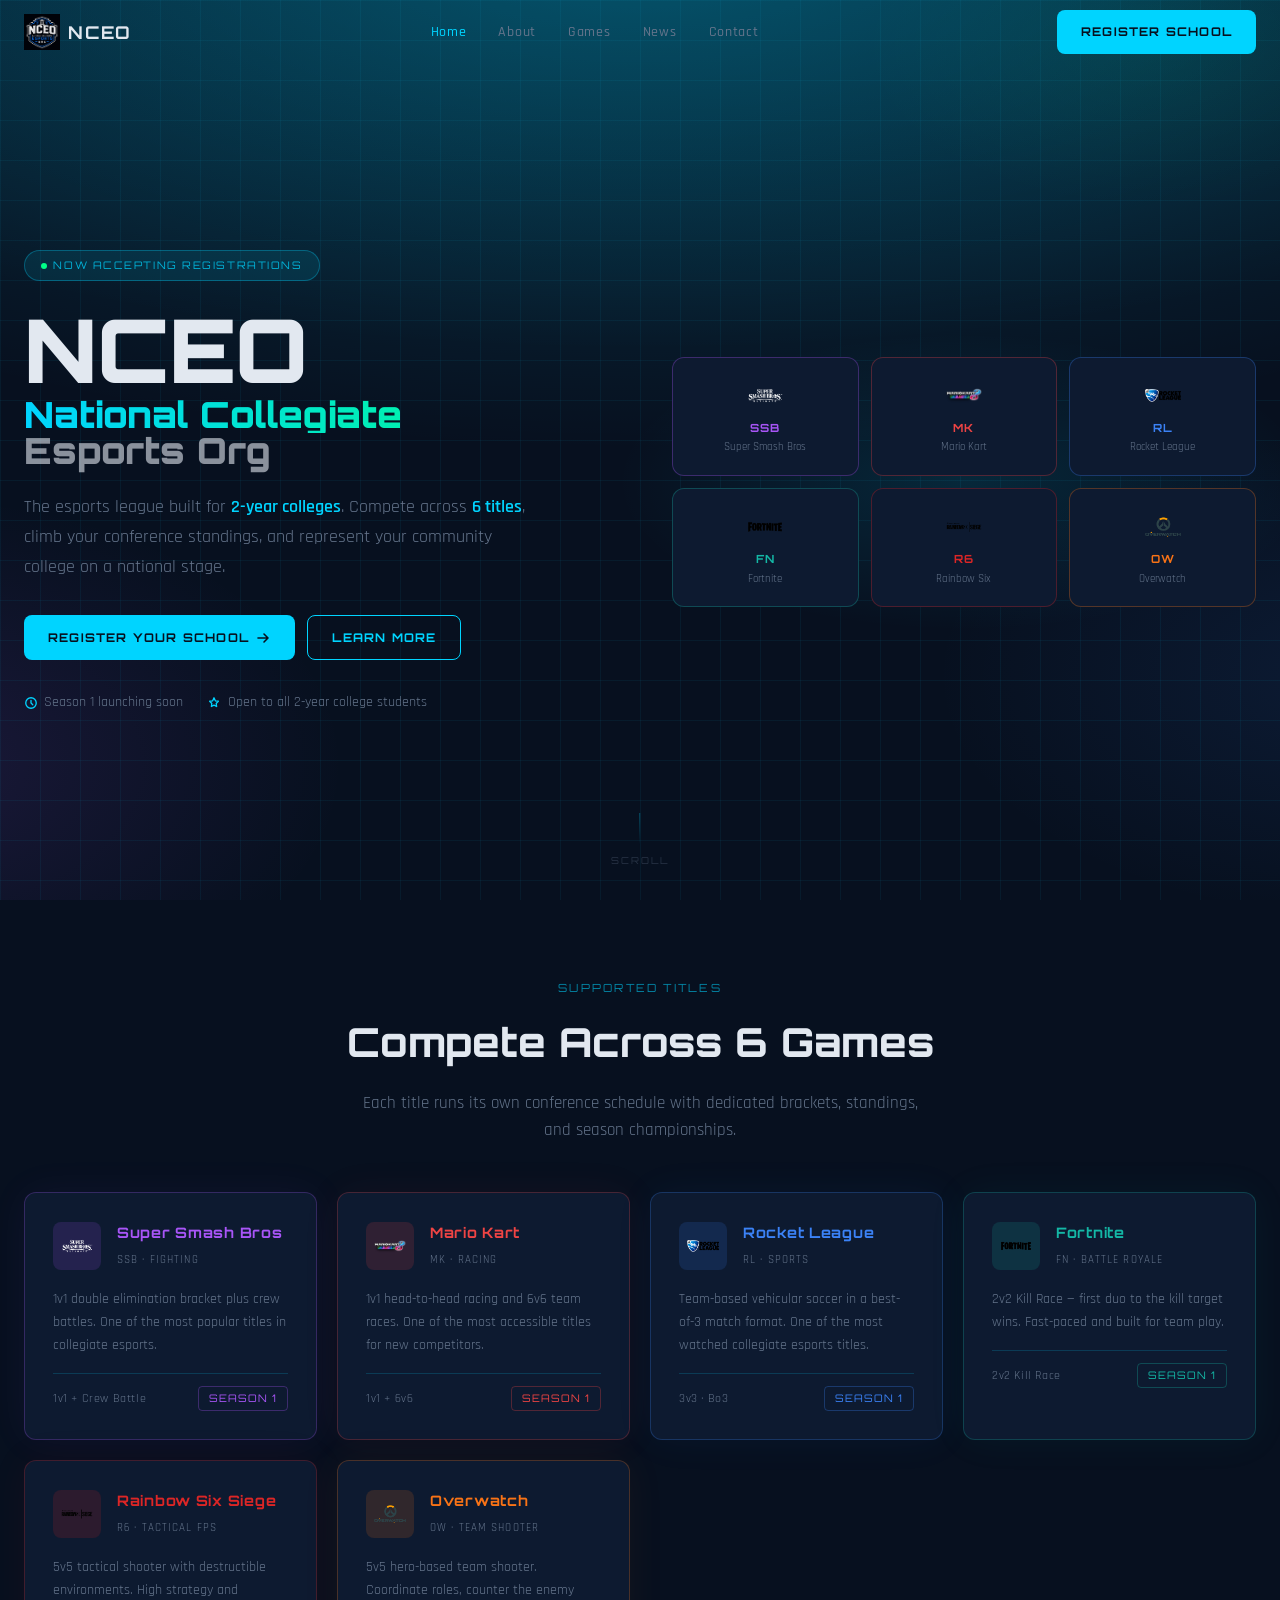
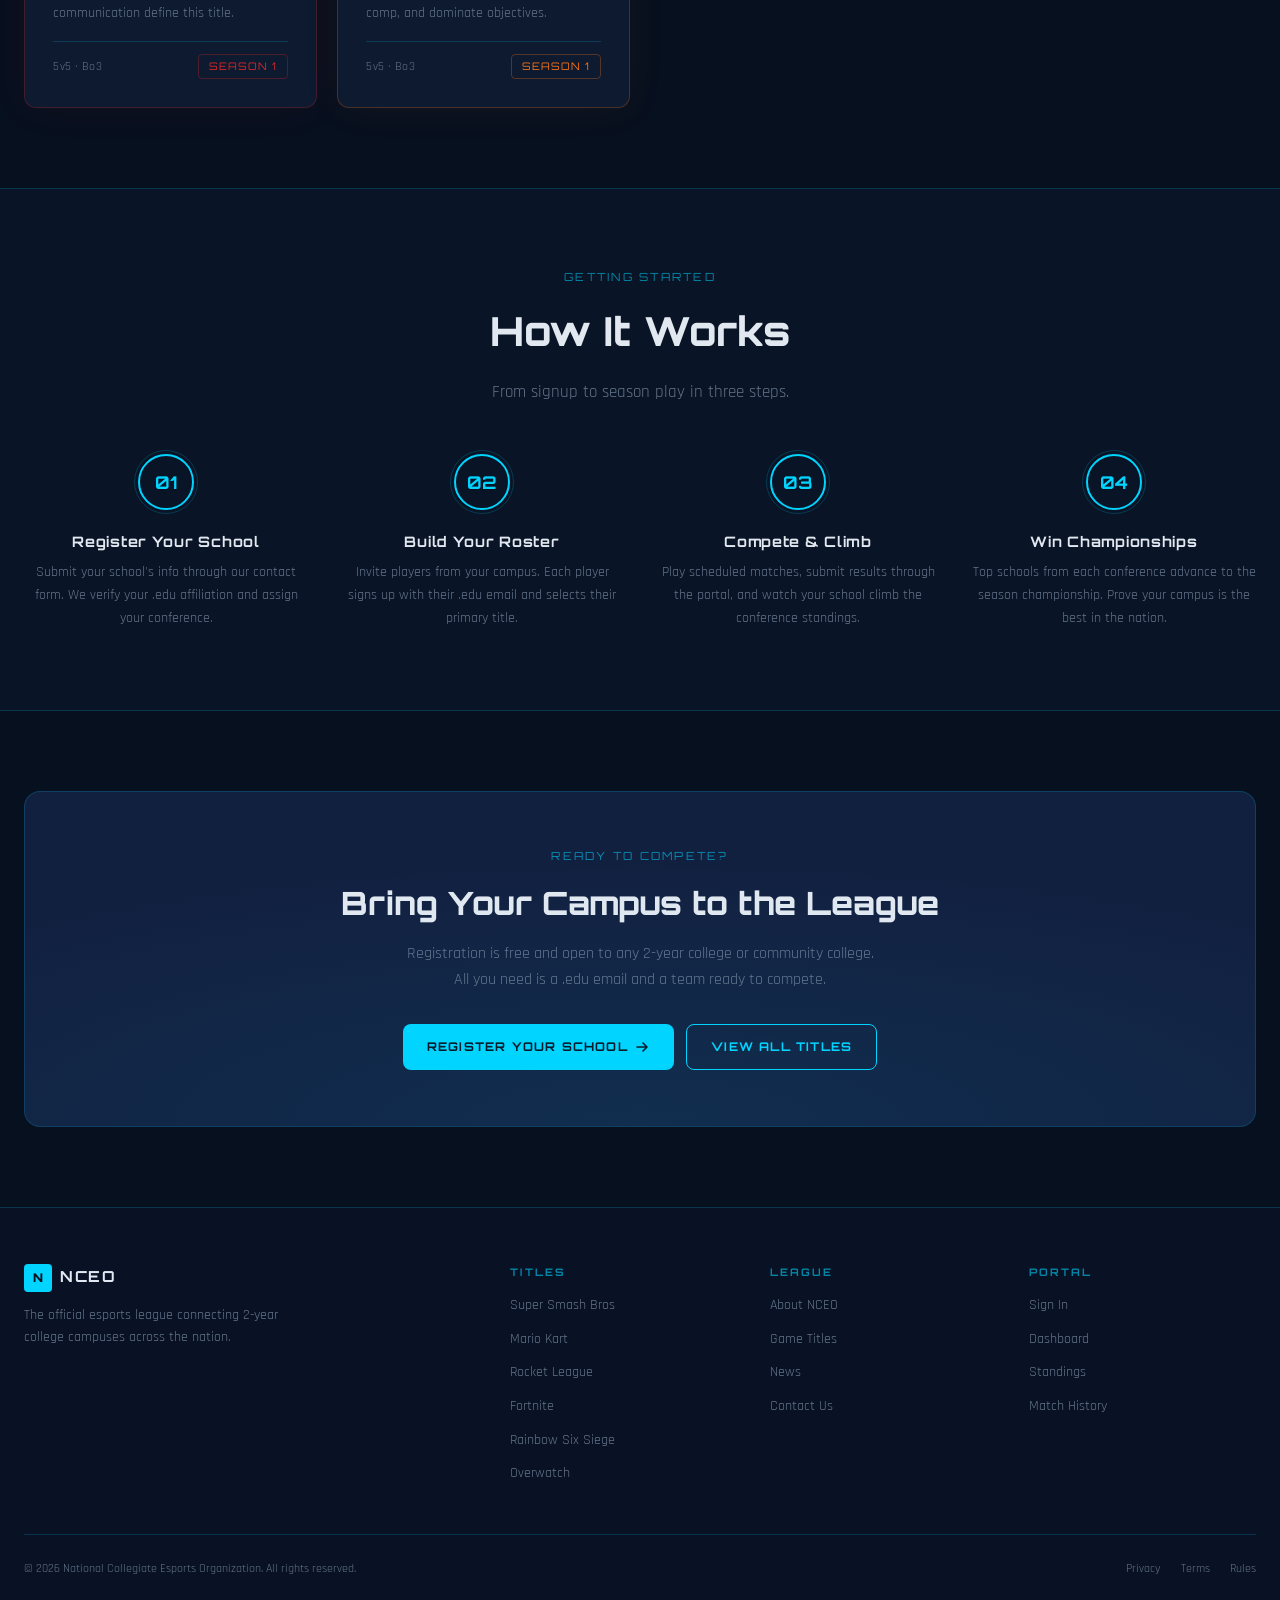
<file: index.html>
<!DOCTYPE html>
<html lang="en">
<head>
  <meta charset="UTF-8" />
  <meta name="viewport" content="width=device-width, initial-scale=1.0" />
  <title>NCEO — National Collegiate Esports Organization</title>
  <meta name="description" content="The esports league built for 2-year college campuses. Compete across 6 titles, climb your conference standings, and represent your community college." />
  <meta property="og:title" content="NCEO — National Collegiate Esports Organization" />
  <meta property="og:description" content="The esports league built for 2-year colleges." />
  <meta property="og:type" content="website" />
  <link rel="icon" href="nceo-logo.png" />
  <link rel="stylesheet" href="css/style.css" />
</head>
<body>

<!-- ─── Navigation ─── -->
<nav class="nav" role="navigation">
  <div class="container">
    <div class="nav-inner">
      <a href="index.html" class="nav-brand">
        <img src="nceo-logo.png" alt="NCEO" />
        NCEO
      </a>
      <ul class="nav-links" role="list">
        <li><a href="index.html">Home</a></li>
        <li><a href="about.html">About</a></li>
        <li><a href="games.html">Games</a></li>
        <li><a href="news.html">News</a></li>
        <li><a href="contact.html">Contact</a></li>
      </ul>
      <div class="nav-actions">
        <a href="contact.html" class="btn-primary">Register School</a>
      </div>
      <button class="nav-hamburger" aria-label="Toggle menu" aria-expanded="false">
        <svg width="22" height="22" viewBox="0 0 22 22" fill="none">
          <path d="M3 6h16M3 11h16M3 16h16" stroke="currentColor" stroke-width="1.8" stroke-linecap="round"/>
        </svg>
      </button>
    </div>
  </div>
  <div class="nav-mobile" role="menu">
    <a href="index.html">Home</a>
    <a href="about.html">About</a>
    <a href="games.html">Games</a>
    <a href="news.html">News</a>
    <a href="contact.html">Contact</a>
    <a href="contact.html" class="btn-primary">Register School</a>
  </div>
</nav>

<!-- ─── Hero ─── -->
<section class="hero" aria-labelledby="hero-title">
  <div class="hero-glow"></div>
  <div class="container" style="width:100%">
    <div class="hero-grid">
      <div>
        <div class="hero-badge animate-in">
          <div class="dot"></div>
          <span>Now Accepting Registrations</span>
        </div>
        <h1 class="hero-title animate-in delay-1" id="hero-title">
          <span class="line-1">NCEO</span>
          <span class="line-2">National Collegiate</span>
          <span class="line-3">Esports Org</span>
        </h1>
        <p class="hero-subtitle animate-in delay-2">
          The esports league built for <strong>2-year colleges</strong>. Compete across <strong>6 titles</strong>,
          climb your conference standings, and represent your community college on a national stage.
        </p>
        <div class="hero-actions animate-in delay-3">
          <a href="contact.html" class="btn-primary">
            Register Your School
            <svg width="16" height="16" viewBox="0 0 16 16" fill="none"><path d="M3 8h10M9 4l4 4-4 4" stroke="currentColor" stroke-width="1.6" stroke-linecap="round" stroke-linejoin="round"/></svg>
          </a>
          <a href="about.html" class="btn-outline">Learn More</a>
        </div>
        <div class="hero-meta animate-in delay-4">
          <div class="hero-meta-item">
            <svg class="icon" width="14" height="14" viewBox="0 0 16 16" fill="none"><circle cx="8" cy="8" r="6" stroke="currentColor" stroke-width="1.5"/><path d="M8 5v3l2 2" stroke="currentColor" stroke-width="1.5" stroke-linecap="round"/></svg>
            Season 1 launching soon
          </div>
          <div class="hero-meta-item">
            <svg class="icon" width="14" height="14" viewBox="0 0 16 16" fill="none"><path d="M8 2l1.5 3.5 3.5.5-2.5 2.5.5 3.5L8 10.5 5 12l.5-3.5L3 6l3.5-.5L8 2z" stroke="currentColor" stroke-width="1.5" stroke-linejoin="round"/></svg>
            Open to all 2-year college students
          </div>
        </div>
      </div>

      <div class="hero-visual" aria-hidden="true">
        <div class="hero-visual-glow"></div>
        <div class="game-float-grid">
          <div class="game-float-card" style="border-color:rgba(168,85,247,0.3)">
            <img src="logos/ssbu.png" alt="Super Smash Bros" class="game-float-logo" />
            <div class="game-abbr" style="color:#A855F7">SSB</div>
            <div class="game-name">Super Smash Bros</div>
          </div>
          <div class="game-float-card" style="border-color:rgba(239,68,68,0.3)">
            <img src="logos/mk.png" alt="Mario Kart" class="game-float-logo" />
            <div class="game-abbr" style="color:#EF4444">MK</div>
            <div class="game-name">Mario Kart</div>
          </div>
          <div class="game-float-card" style="border-color:rgba(59,130,246,0.3)">
            <img src="logos/rl.png" alt="Rocket League" class="game-float-logo" />
            <div class="game-abbr" style="color:#3B82F6">RL</div>
            <div class="game-name">Rocket League</div>
          </div>
          <div class="game-float-card" style="border-color:rgba(20,184,166,0.3)">
            <img src="logos/fortnite.png" alt="Fortnite" class="game-float-logo" />
            <div class="game-abbr" style="color:#14B8A6">FN</div>
            <div class="game-name">Fortnite</div>
          </div>
          <div class="game-float-card" style="border-color:rgba(220,38,38,0.3)">
            <img src="logos/r6.png" alt="Rainbow Six Siege" class="game-float-logo" />
            <div class="game-abbr" style="color:#DC2626">R6</div>
            <div class="game-name">Rainbow Six</div>
          </div>
          <div class="game-float-card" style="border-color:rgba(249,115,22,0.3)">
            <img src="logos/ow2.png" alt="Overwatch" class="game-float-logo" />
            <div class="game-abbr" style="color:#F97316">OW</div>
            <div class="game-name">Overwatch</div>
          </div>
        </div>
      </div>
    </div>
  </div>
  <div style="position:absolute;bottom:2rem;left:50%;transform:translateX(-50%);display:flex;flex-direction:column;align-items:center;gap:0.5rem;opacity:0.35">
    <div style="width:1px;height:2rem;background:linear-gradient(to bottom,var(--accent),transparent)"></div>
    <span style="font-family:var(--font-orbitron);font-size:0.6rem;letter-spacing:0.2em;color:var(--muted);text-transform:uppercase">Scroll</span>
  </div>
</section>


<!-- ─── Games Section ─── -->
<section class="section" id="titles">
  <div class="container">
    <div class="section-header">
      <span class="section-label animate-in">Supported Titles</span>
      <h2 class="animate-in delay-1">Compete Across 6 Games</h2>
      <p class="animate-in delay-2">Each title runs its own conference schedule with dedicated brackets, standings, and season championships.</p>
    </div>
    <div class="games-grid">
      <div class="game-card animate-in" style="border-color:rgba(168,85,247,0.25);box-shadow:0 0 40px rgba(168,85,247,0.06)">
        <div class="game-card-top">
          <div class="game-card-icon" style="background:rgba(168,85,247,0.15)"><img src="logos/ssbu.png" alt="Super Smash Bros" /></div>
          <div class="game-card-meta">
            <h3 style="color:#A855F7">Super Smash Bros</h3>
            <span class="abbr">SSB · Fighting</span>
          </div>
        </div>
        <p>1v1 double elimination bracket plus crew battles. One of the most popular titles in collegiate esports.</p>
        <div class="game-card-footer">
          <span class="format">1v1 + Crew Battle</span>
          <span class="game-badge" style="color:#A855F7;border-color:rgba(168,85,247,0.3)">Season 1</span>
        </div>
      </div>
      <div class="game-card animate-in delay-1" style="border-color:rgba(239,68,68,0.25);box-shadow:0 0 40px rgba(239,68,68,0.06)">
        <div class="game-card-top">
          <div class="game-card-icon" style="background:rgba(239,68,68,0.15)"><img src="logos/mk.png" alt="Mario Kart" /></div>
          <div class="game-card-meta">
            <h3 style="color:#EF4444">Mario Kart</h3>
            <span class="abbr">MK · Racing</span>
          </div>
        </div>
        <p>1v1 head-to-head racing and 6v6 team races. One of the most accessible titles for new competitors.</p>
        <div class="game-card-footer">
          <span class="format">1v1 + 6v6</span>
          <span class="game-badge" style="color:#EF4444;border-color:rgba(239,68,68,0.3)">Season 1</span>
        </div>
      </div>
      <div class="game-card animate-in delay-2" style="border-color:rgba(59,130,246,0.25);box-shadow:0 0 40px rgba(59,130,246,0.06)">
        <div class="game-card-top">
          <div class="game-card-icon" style="background:rgba(59,130,246,0.15)"><img src="logos/rl.png" alt="Rocket League" /></div>
          <div class="game-card-meta">
            <h3 style="color:#3B82F6">Rocket League</h3>
            <span class="abbr">RL · Sports</span>
          </div>
        </div>
        <p>Team-based vehicular soccer in a best-of-3 match format. One of the most watched collegiate esports titles.</p>
        <div class="game-card-footer">
          <span class="format">3v3 · Bo3</span>
          <span class="game-badge" style="color:#3B82F6;border-color:rgba(59,130,246,0.3)">Season 1</span>
        </div>
      </div>
      <div class="game-card animate-in" style="border-color:rgba(20,184,166,0.25);box-shadow:0 0 40px rgba(20,184,166,0.06)">
        <div class="game-card-top">
          <div class="game-card-icon" style="background:rgba(20,184,166,0.15)"><img src="logos/fortnite.png" alt="Fortnite" /></div>
          <div class="game-card-meta">
            <h3 style="color:#14B8A6">Fortnite</h3>
            <span class="abbr">FN · Battle Royale</span>
          </div>
        </div>
        <p>2v2 Kill Race — first duo to the kill target wins. Fast-paced and built for team play.</p>
        <div class="game-card-footer">
          <span class="format">2v2 Kill Race</span>
          <span class="game-badge" style="color:#14B8A6;border-color:rgba(20,184,166,0.3)">Season 1</span>
        </div>
      </div>
      <div class="game-card animate-in delay-1" style="border-color:rgba(220,38,38,0.25);box-shadow:0 0 40px rgba(220,38,38,0.06)">
        <div class="game-card-top">
          <div class="game-card-icon" style="background:rgba(220,38,38,0.15)"><img src="logos/r6.png" alt="Rainbow Six Siege" /></div>
          <div class="game-card-meta">
            <h3 style="color:#DC2626">Rainbow Six Siege</h3>
            <span class="abbr">R6 · Tactical FPS</span>
          </div>
        </div>
        <p>5v5 tactical shooter with destructible environments. High strategy and communication define this title.</p>
        <div class="game-card-footer">
          <span class="format">5v5 · Bo3</span>
          <span class="game-badge" style="color:#DC2626;border-color:rgba(220,38,38,0.3)">Season 1</span>
        </div>
      </div>
      <div class="game-card animate-in delay-2" style="border-color:rgba(249,115,22,0.25);box-shadow:0 0 40px rgba(249,115,22,0.06)">
        <div class="game-card-top">
          <div class="game-card-icon" style="background:rgba(249,115,22,0.15)"><img src="logos/ow2.png" alt="Overwatch" /></div>
          <div class="game-card-meta">
            <h3 style="color:#F97316">Overwatch</h3>
            <span class="abbr">OW · Team Shooter</span>
          </div>
        </div>
        <p>5v5 hero-based team shooter. Coordinate roles, counter the enemy comp, and dominate objectives.</p>
        <div class="game-card-footer">
          <span class="format">5v5 · Bo3</span>
          <span class="game-badge" style="color:#F97316;border-color:rgba(249,115,22,0.3)">Season 1</span>
        </div>
      </div>
    </div>
  </div>
</section>

<!-- ─── How It Works ─── -->
<section class="section" id="how-it-works" style="background:rgba(13,26,48,0.4);border-top:1px solid var(--border);border-bottom:1px solid var(--border)">
  <div class="container">
    <div class="section-header">
      <span class="section-label animate-in">Getting Started</span>
      <h2 class="animate-in delay-1">How It Works</h2>
      <p class="animate-in delay-2">From signup to season play in three steps.</p>
    </div>
    <div class="steps-grid">
      <div class="step animate-in">
        <div class="step-num">01</div>
        <h3>Register Your School</h3>
        <p>Submit your school's info through our contact form. We verify your .edu affiliation and assign your conference.</p>
      </div>
      <div class="step animate-in delay-1">
        <div class="step-num">02</div>
        <h3>Build Your Roster</h3>
        <p>Invite players from your campus. Each player signs up with their .edu email and selects their primary title.</p>
      </div>
      <div class="step animate-in delay-2">
        <div class="step-num">03</div>
        <h3>Compete & Climb</h3>
        <p>Play scheduled matches, submit results through the portal, and watch your school climb the conference standings.</p>
      </div>
      <div class="step animate-in delay-3">
        <div class="step-num">04</div>
        <h3>Win Championships</h3>
        <p>Top schools from each conference advance to the season championship. Prove your campus is the best in the nation.</p>
      </div>
    </div>
  </div>
</section>

<!-- ─── CTA ─── -->
<section class="section">
  <div class="container">
    <div class="cta-banner">
      <span class="section-label" style="display:block;margin-bottom:0.75rem">Ready to compete?</span>
      <h2>Bring Your Campus to the League</h2>
      <p>Registration is free and open to any 2-year college or community college. All you need is a .edu email and a team ready to compete.</p>
      <div class="cta-actions">
        <a href="contact.html" class="btn-primary">
          Register Your School
          <svg width="16" height="16" viewBox="0 0 16 16" fill="none"><path d="M3 8h10M9 4l4 4-4 4" stroke="currentColor" stroke-width="1.6" stroke-linecap="round" stroke-linejoin="round"/></svg>
        </a>
        <a href="games.html" class="btn-outline">View All Titles</a>
      </div>
    </div>
  </div>
</section>

<!-- ─── Footer ─── -->
<footer class="footer">
  <div class="container">
    <div class="footer-grid">
      <div class="footer-brand">
        <div class="footer-logo">
          <div class="footer-logo-box">N</div>
          <span>NCEO</span>
        </div>
        <p class="footer-tagline">The official esports league connecting 2-year college campuses across the nation.</p>
      </div>
      <div class="footer-col">
        <h4>Titles</h4>
        <ul>
          <li><a href="games.html">Super Smash Bros</a></li>
          <li><a href="games.html">Mario Kart</a></li>
          <li><a href="games.html">Rocket League</a></li>
          <li><a href="games.html">Fortnite</a></li>
          <li><a href="games.html">Rainbow Six Siege</a></li>
          <li><a href="games.html">Overwatch</a></li>
        </ul>
      </div>
      <div class="footer-col">
        <h4>League</h4>
        <ul>
          <li><a href="about.html">About NCEO</a></li>
          <li><a href="games.html">Game Titles</a></li>
          <li><a href="news.html">News</a></li>
          <li><a href="contact.html">Contact Us</a></li>
        </ul>
      </div>
      <div class="footer-col">
        <h4>Portal</h4>
        <ul>
          <li><a href="#">Sign In</a></li>
          <li><a href="#">Dashboard</a></li>
          <li><a href="#">Standings</a></li>
          <li><a href="#">Match History</a></li>
        </ul>
      </div>
    </div>
    <div class="footer-bottom">
      <p>© <script>document.write(new Date().getFullYear())</script> National Collegiate Esports Organization. All rights reserved.</p>
      <div class="footer-legal">
        <a href="#">Privacy</a>
        <a href="#">Terms</a>
        <a href="#">Rules</a>
      </div>
    </div>
  </div>
</footer>

<script src="js/main.js"></script>
</body>
</html>
</file>
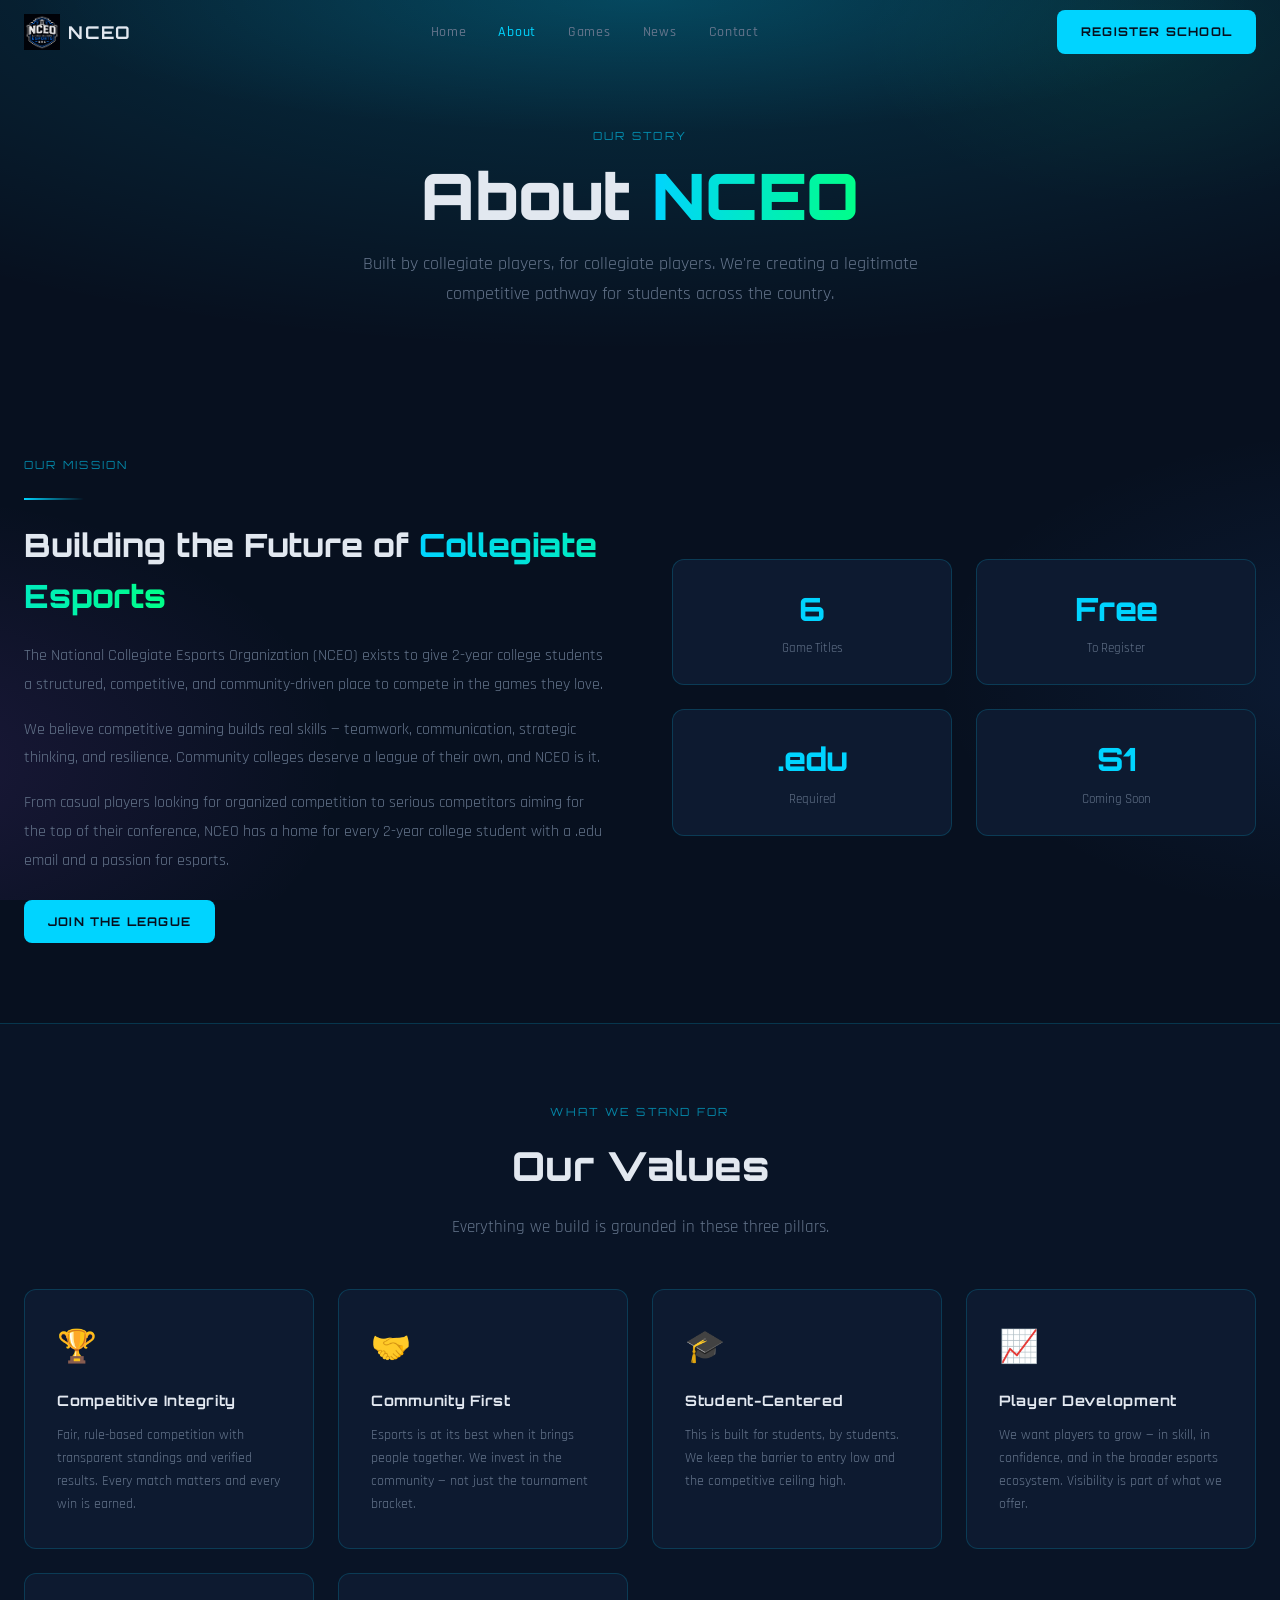
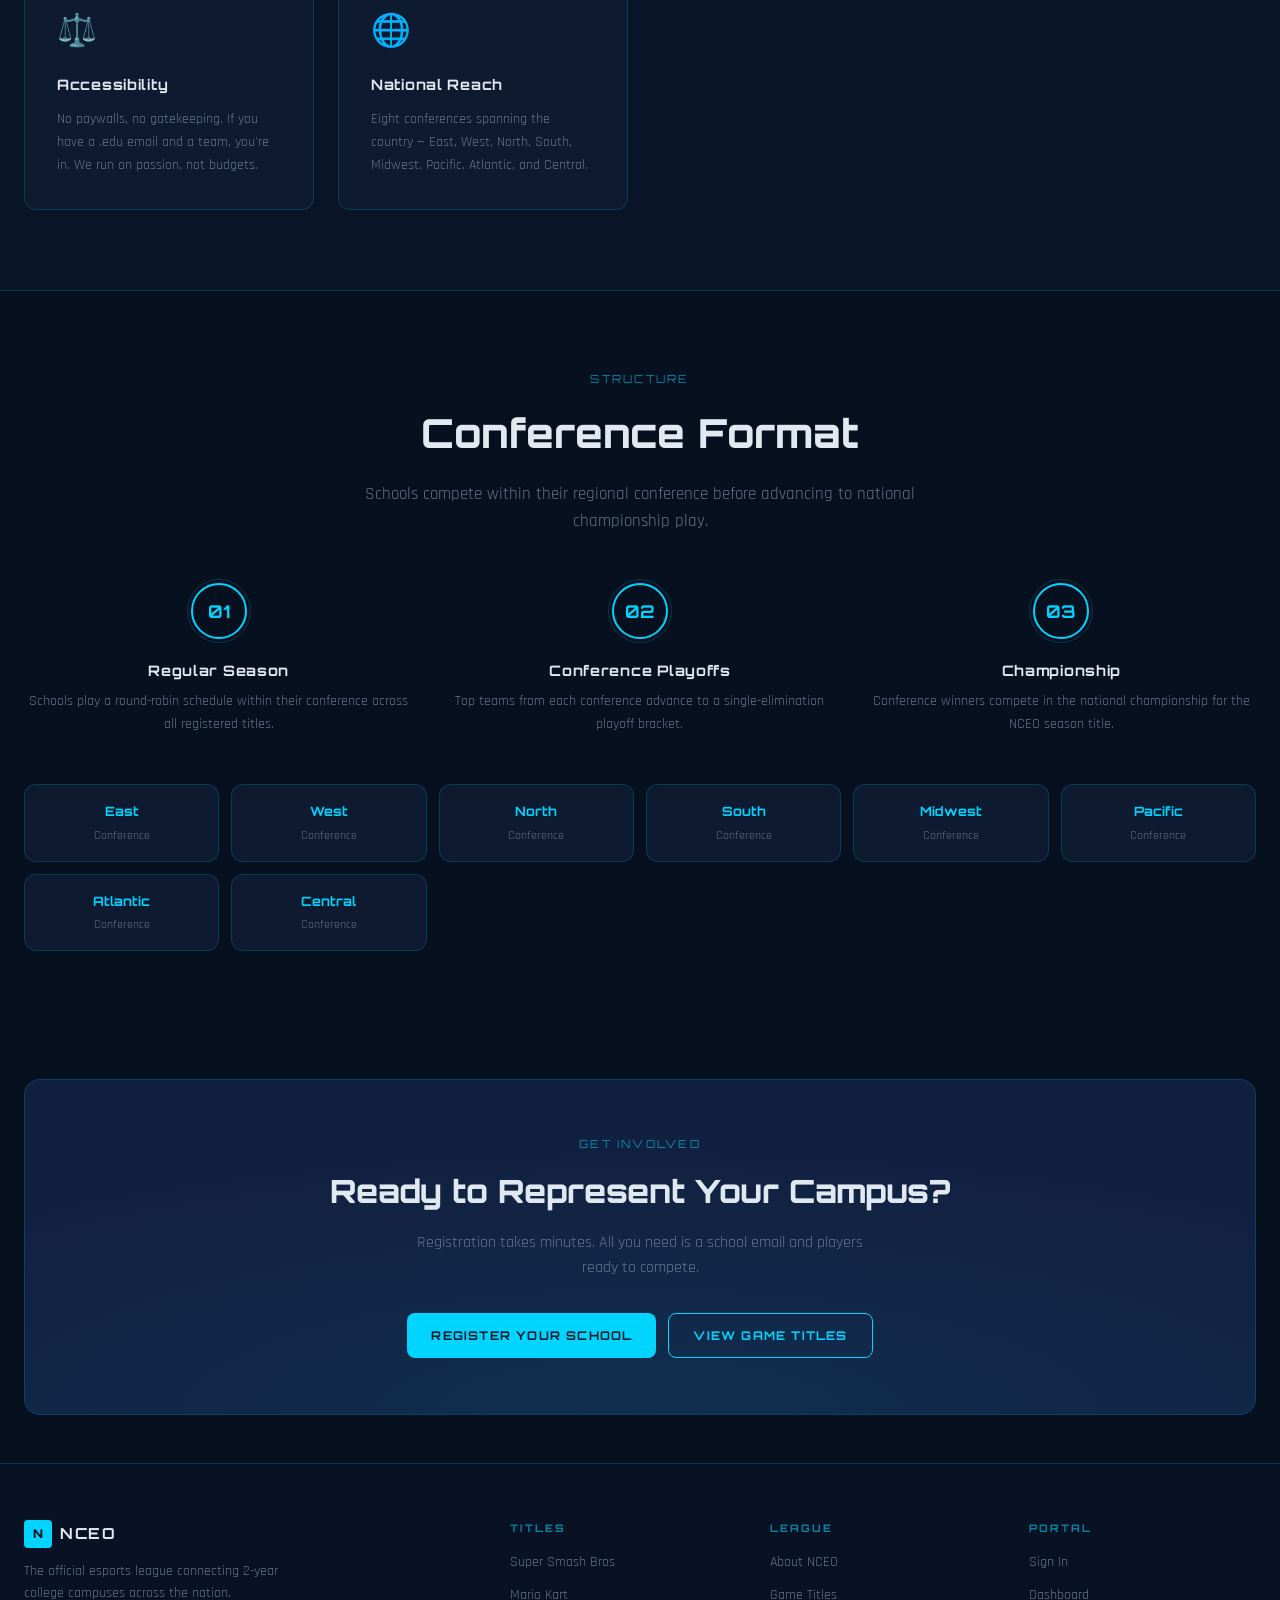
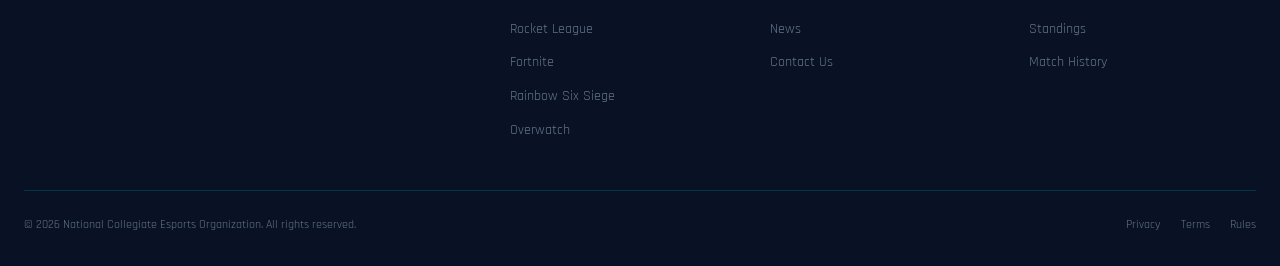
<file: about.html>
<!DOCTYPE html>
<html lang="en">
<head>
  <meta charset="UTF-8" />
  <meta name="viewport" content="width=device-width, initial-scale=1.0" />
  <title>About — NCEO</title>
  <meta name="description" content="Learn about the National Collegiate Esports Organization — our mission, values, and who we are." />
  <link rel="icon" href="nceo-logo.png" />
  <link rel="stylesheet" href="css/style.css" />
</head>
<body>

<!-- ─── Navigation ─── -->
<nav class="nav" role="navigation">
  <div class="container">
    <div class="nav-inner">
      <a href="index.html" class="nav-brand">
        <img src="nceo-logo.png" alt="NCEO" />
        NCEO
      </a>
      <ul class="nav-links" role="list">
        <li><a href="index.html">Home</a></li>
        <li><a href="about.html">About</a></li>
        <li><a href="games.html">Games</a></li>
        <li><a href="news.html">News</a></li>
        <li><a href="contact.html">Contact</a></li>
      </ul>
      <div class="nav-actions">
        <a href="contact.html" class="btn-primary">Register School</a>
      </div>
      <button class="nav-hamburger" aria-label="Toggle menu" aria-expanded="false">
        <svg width="22" height="22" viewBox="0 0 22 22" fill="none">
          <path d="M3 6h16M3 11h16M3 16h16" stroke="currentColor" stroke-width="1.8" stroke-linecap="round"/>
        </svg>
      </button>
    </div>
  </div>
  <div class="nav-mobile" role="menu">
    <a href="index.html">Home</a>
    <a href="about.html">About</a>
    <a href="games.html">Games</a>
    <a href="news.html">News</a>
    <a href="contact.html">Contact</a>
    <a href="contact.html" class="btn-primary">Register School</a>
  </div>
</nav>

<!-- ─── Page Hero ─── -->
<header class="page-hero">
  <div class="container">
    <span class="section-label animate-in">Our Story</span>
    <h1 class="animate-in delay-1">About <span>NCEO</span></h1>
    <p class="animate-in delay-2">Built by collegiate players, for collegiate players. We're creating a legitimate competitive pathway for students across the country.</p>
  </div>
</header>

<!-- ─── Mission ─── -->
<section class="section">
  <div class="container">
    <div class="mission-block">
      <div class="animate-in">
        <span class="section-label">Our Mission</span>
        <div class="divider"></div>
        <h2>Building the Future of <span>Collegiate Esports</span></h2>
        <p>The National Collegiate Esports Organization (NCEO) exists to give 2-year college students a structured, competitive, and community-driven place to compete in the games they love.</p>
        <p>We believe competitive gaming builds real skills — teamwork, communication, strategic thinking, and resilience. Community colleges deserve a league of their own, and NCEO is it.</p>
        <p>From casual players looking for organized competition to serious competitors aiming for the top of their conference, NCEO has a home for every 2-year college student with a .edu email and a passion for esports.</p>
        <div style="margin-top:1.5rem">
          <a href="contact.html" class="btn-primary">Join the League</a>
        </div>
      </div>
      <div class="animate-in delay-2">
        <div class="mission-stat-grid">
          <div class="mission-stat">
            <span class="val">6</span>
            <span class="lbl">Game Titles</span>
          </div>
          <div class="mission-stat">
            <span class="val">Free</span>
            <span class="lbl">To Register</span>
          </div>
          <div class="mission-stat">
            <span class="val">.edu</span>
            <span class="lbl">Required</span>
          </div>
          <div class="mission-stat">
            <span class="val">S1</span>
            <span class="lbl">Coming Soon</span>
          </div>
        </div>
      </div>
    </div>
  </div>
</section>

<!-- ─── Values ─── -->
<section class="section" style="background:rgba(13,26,48,0.4);border-top:1px solid var(--border);border-bottom:1px solid var(--border)">
  <div class="container">
    <div class="section-header">
      <span class="section-label animate-in">What We Stand For</span>
      <h2 class="animate-in delay-1">Our Values</h2>
      <p class="animate-in delay-2">Everything we build is grounded in these three pillars.</p>
    </div>
    <div class="values-grid">
      <div class="value-card animate-in">
        <div class="value-icon">🏆</div>
        <h3>Competitive Integrity</h3>
        <p>Fair, rule-based competition with transparent standings and verified results. Every match matters and every win is earned.</p>
      </div>
      <div class="value-card animate-in delay-1">
        <div class="value-icon">🤝</div>
        <h3>Community First</h3>
        <p>Esports is at its best when it brings people together. We invest in the community — not just the tournament bracket.</p>
      </div>
      <div class="value-card animate-in delay-2">
        <div class="value-icon">🎓</div>
        <h3>Student-Centered</h3>
        <p>This is built for students, by students. We keep the barrier to entry low and the competitive ceiling high.</p>
      </div>
      <div class="value-card animate-in delay-3">
        <div class="value-icon">📈</div>
        <h3>Player Development</h3>
        <p>We want players to grow — in skill, in confidence, and in the broader esports ecosystem. Visibility is part of what we offer.</p>
      </div>
      <div class="value-card animate-in">
        <div class="value-icon">⚖️</div>
        <h3>Accessibility</h3>
        <p>No paywalls, no gatekeeping. If you have a .edu email and a team, you're in. We run on passion, not budgets.</p>
      </div>
      <div class="value-card animate-in delay-1">
        <div class="value-icon">🌐</div>
        <h3>National Reach</h3>
        <p>Eight conferences spanning the country — East, West, North, South, Midwest, Pacific, Atlantic, and Central.</p>
      </div>
    </div>
  </div>
</section>

<!-- ─── Conference Structure ─── -->
<section class="section">
  <div class="container">
    <div class="section-header">
      <span class="section-label animate-in">Structure</span>
      <h2 class="animate-in delay-1">Conference Format</h2>
      <p class="animate-in delay-2">Schools compete within their regional conference before advancing to national championship play.</p>
    </div>
    <div class="steps-grid animate-in">
      <div class="step">
        <div class="step-num">01</div>
        <h3>Regular Season</h3>
        <p>Schools play a round-robin schedule within their conference across all registered titles.</p>
      </div>
      <div class="step">
        <div class="step-num">02</div>
        <h3>Conference Playoffs</h3>
        <p>Top teams from each conference advance to a single-elimination playoff bracket.</p>
      </div>
      <div class="step">
        <div class="step-num">03</div>
        <h3>Championship</h3>
        <p>Conference winners compete in the national championship for the NCEO season title.</p>
      </div>
    </div>

    <div style="display:grid;grid-template-columns:repeat(auto-fit,minmax(180px,1fr));gap:0.75rem;margin-top:3rem">
      <div class="card" style="padding:1rem;text-align:center">
        <div style="font-family:var(--font-orbitron);font-size:0.8rem;color:var(--accent);font-weight:700">East</div>
        <div style="font-size:0.75rem;color:var(--muted);margin-top:0.25rem">Conference</div>
      </div>
      <div class="card" style="padding:1rem;text-align:center">
        <div style="font-family:var(--font-orbitron);font-size:0.8rem;color:var(--accent);font-weight:700">West</div>
        <div style="font-size:0.75rem;color:var(--muted);margin-top:0.25rem">Conference</div>
      </div>
      <div class="card" style="padding:1rem;text-align:center">
        <div style="font-family:var(--font-orbitron);font-size:0.8rem;color:var(--accent);font-weight:700">North</div>
        <div style="font-size:0.75rem;color:var(--muted);margin-top:0.25rem">Conference</div>
      </div>
      <div class="card" style="padding:1rem;text-align:center">
        <div style="font-family:var(--font-orbitron);font-size:0.8rem;color:var(--accent);font-weight:700">South</div>
        <div style="font-size:0.75rem;color:var(--muted);margin-top:0.25rem">Conference</div>
      </div>
      <div class="card" style="padding:1rem;text-align:center">
        <div style="font-family:var(--font-orbitron);font-size:0.8rem;color:var(--accent);font-weight:700">Midwest</div>
        <div style="font-size:0.75rem;color:var(--muted);margin-top:0.25rem">Conference</div>
      </div>
      <div class="card" style="padding:1rem;text-align:center">
        <div style="font-family:var(--font-orbitron);font-size:0.8rem;color:var(--accent);font-weight:700">Pacific</div>
        <div style="font-size:0.75rem;color:var(--muted);margin-top:0.25rem">Conference</div>
      </div>
      <div class="card" style="padding:1rem;text-align:center">
        <div style="font-family:var(--font-orbitron);font-size:0.8rem;color:var(--accent);font-weight:700">Atlantic</div>
        <div style="font-size:0.75rem;color:var(--muted);margin-top:0.25rem">Conference</div>
      </div>
      <div class="card" style="padding:1rem;text-align:center">
        <div style="font-family:var(--font-orbitron);font-size:0.8rem;color:var(--accent);font-weight:700">Central</div>
        <div style="font-size:0.75rem;color:var(--muted);margin-top:0.25rem">Conference</div>
      </div>
    </div>
  </div>
</section>

<!-- ─── CTA ─── -->
<section class="section-sm">
  <div class="container">
    <div class="cta-banner">
      <span class="section-label" style="display:block;margin-bottom:0.75rem">Get involved</span>
      <h2>Ready to Represent Your Campus?</h2>
      <p>Registration takes minutes. All you need is a school email and players ready to compete.</p>
      <div class="cta-actions">
        <a href="contact.html" class="btn-primary">Register Your School</a>
        <a href="games.html" class="btn-outline">View Game Titles</a>
      </div>
    </div>
  </div>
</section>

<!-- ─── Footer ─── -->
<footer class="footer">
  <div class="container">
    <div class="footer-grid">
      <div class="footer-brand">
        <div class="footer-logo">
          <div class="footer-logo-box">N</div>
          <span>NCEO</span>
        </div>
        <p class="footer-tagline">The official esports league connecting 2-year college campuses across the nation.</p>
      </div>
      <div class="footer-col">
        <h4>Titles</h4>
        <ul>
          <li><a href="games.html">Super Smash Bros</a></li>
          <li><a href="games.html">Mario Kart</a></li>
          <li><a href="games.html">Rocket League</a></li>
          <li><a href="games.html">Fortnite</a></li>
          <li><a href="games.html">Rainbow Six Siege</a></li>
          <li><a href="games.html">Overwatch</a></li>
        </ul>
      </div>
      <div class="footer-col">
        <h4>League</h4>
        <ul>
          <li><a href="about.html">About NCEO</a></li>
          <li><a href="games.html">Game Titles</a></li>
          <li><a href="news.html">News</a></li>
          <li><a href="contact.html">Contact Us</a></li>
        </ul>
      </div>
      <div class="footer-col">
        <h4>Portal</h4>
        <ul>
          <li><a href="#">Sign In</a></li>
          <li><a href="#">Dashboard</a></li>
          <li><a href="#">Standings</a></li>
          <li><a href="#">Match History</a></li>
        </ul>
      </div>
    </div>
    <div class="footer-bottom">
      <p>© <script>document.write(new Date().getFullYear())</script> National Collegiate Esports Organization. All rights reserved.</p>
      <div class="footer-legal">
        <a href="#">Privacy</a>
        <a href="#">Terms</a>
        <a href="#">Rules</a>
      </div>
    </div>
  </div>
</footer>

<script src="js/main.js"></script>
</body>
</html>
</file>
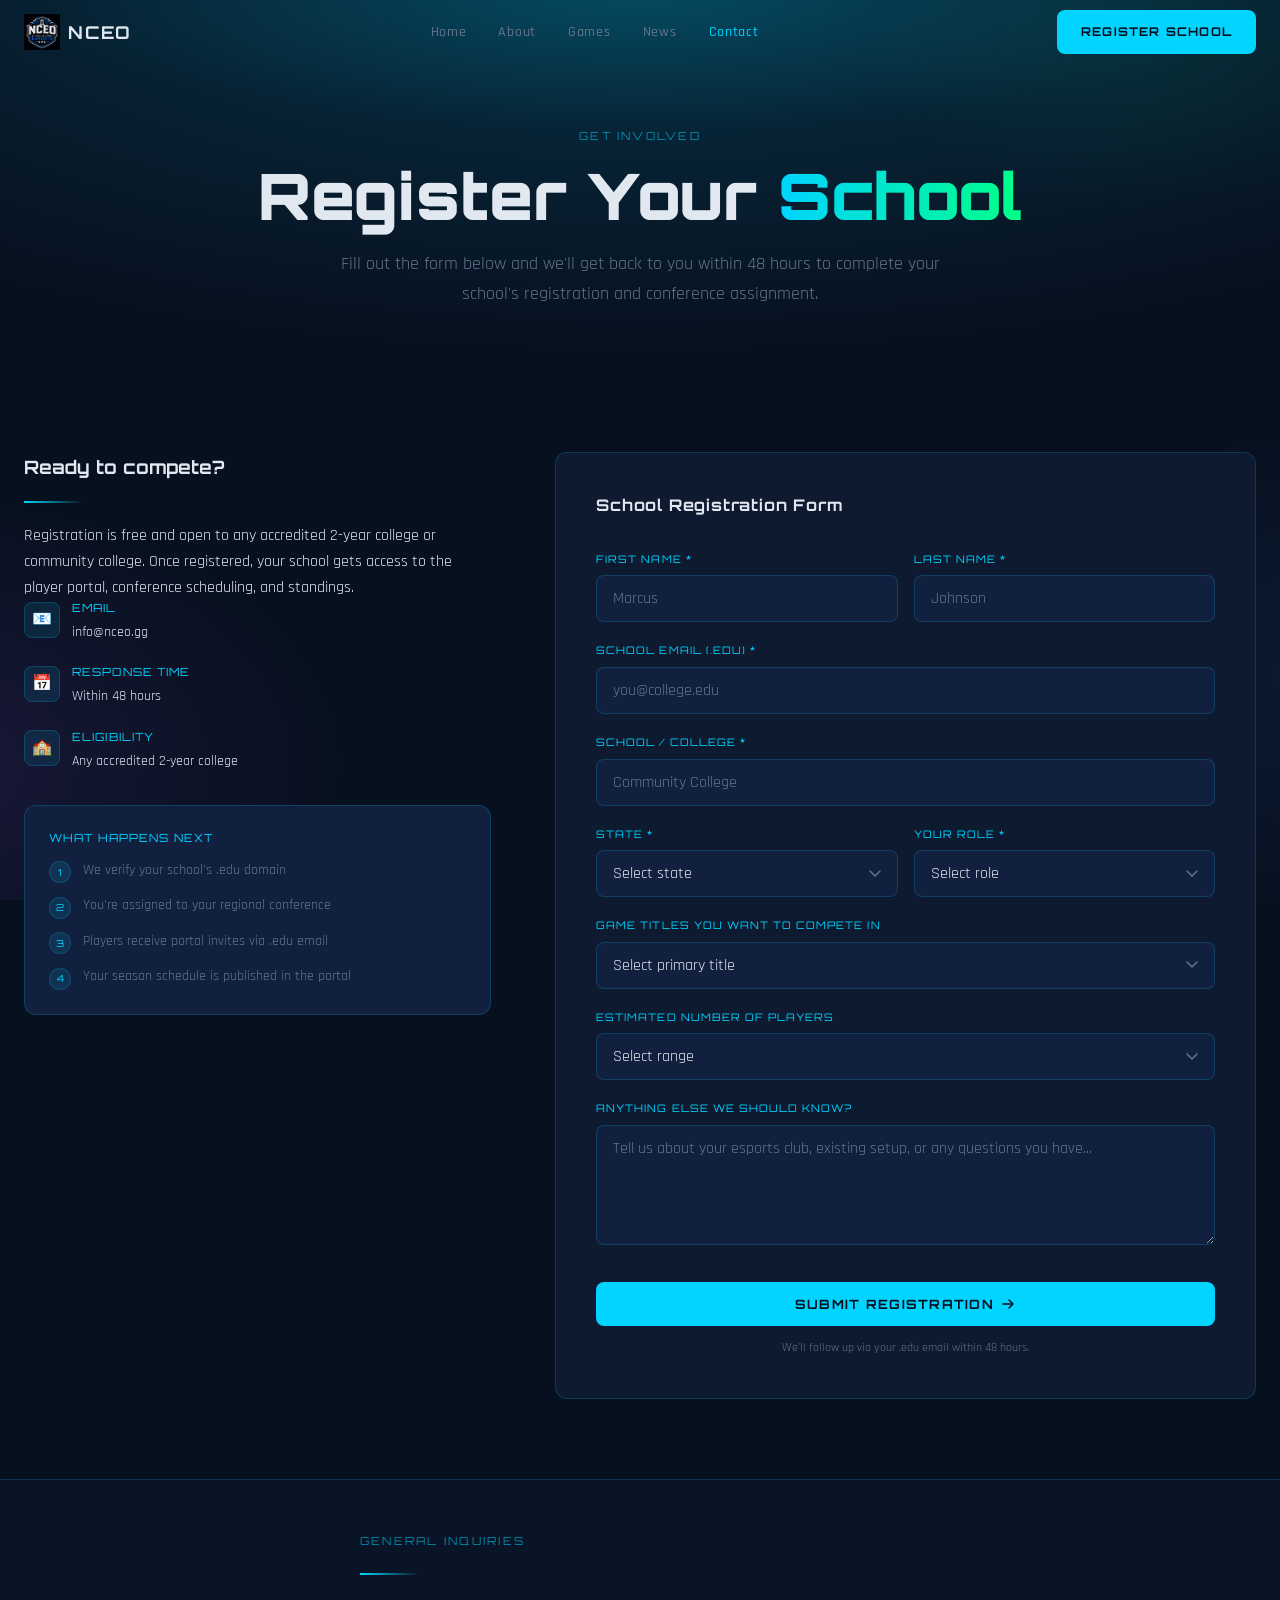
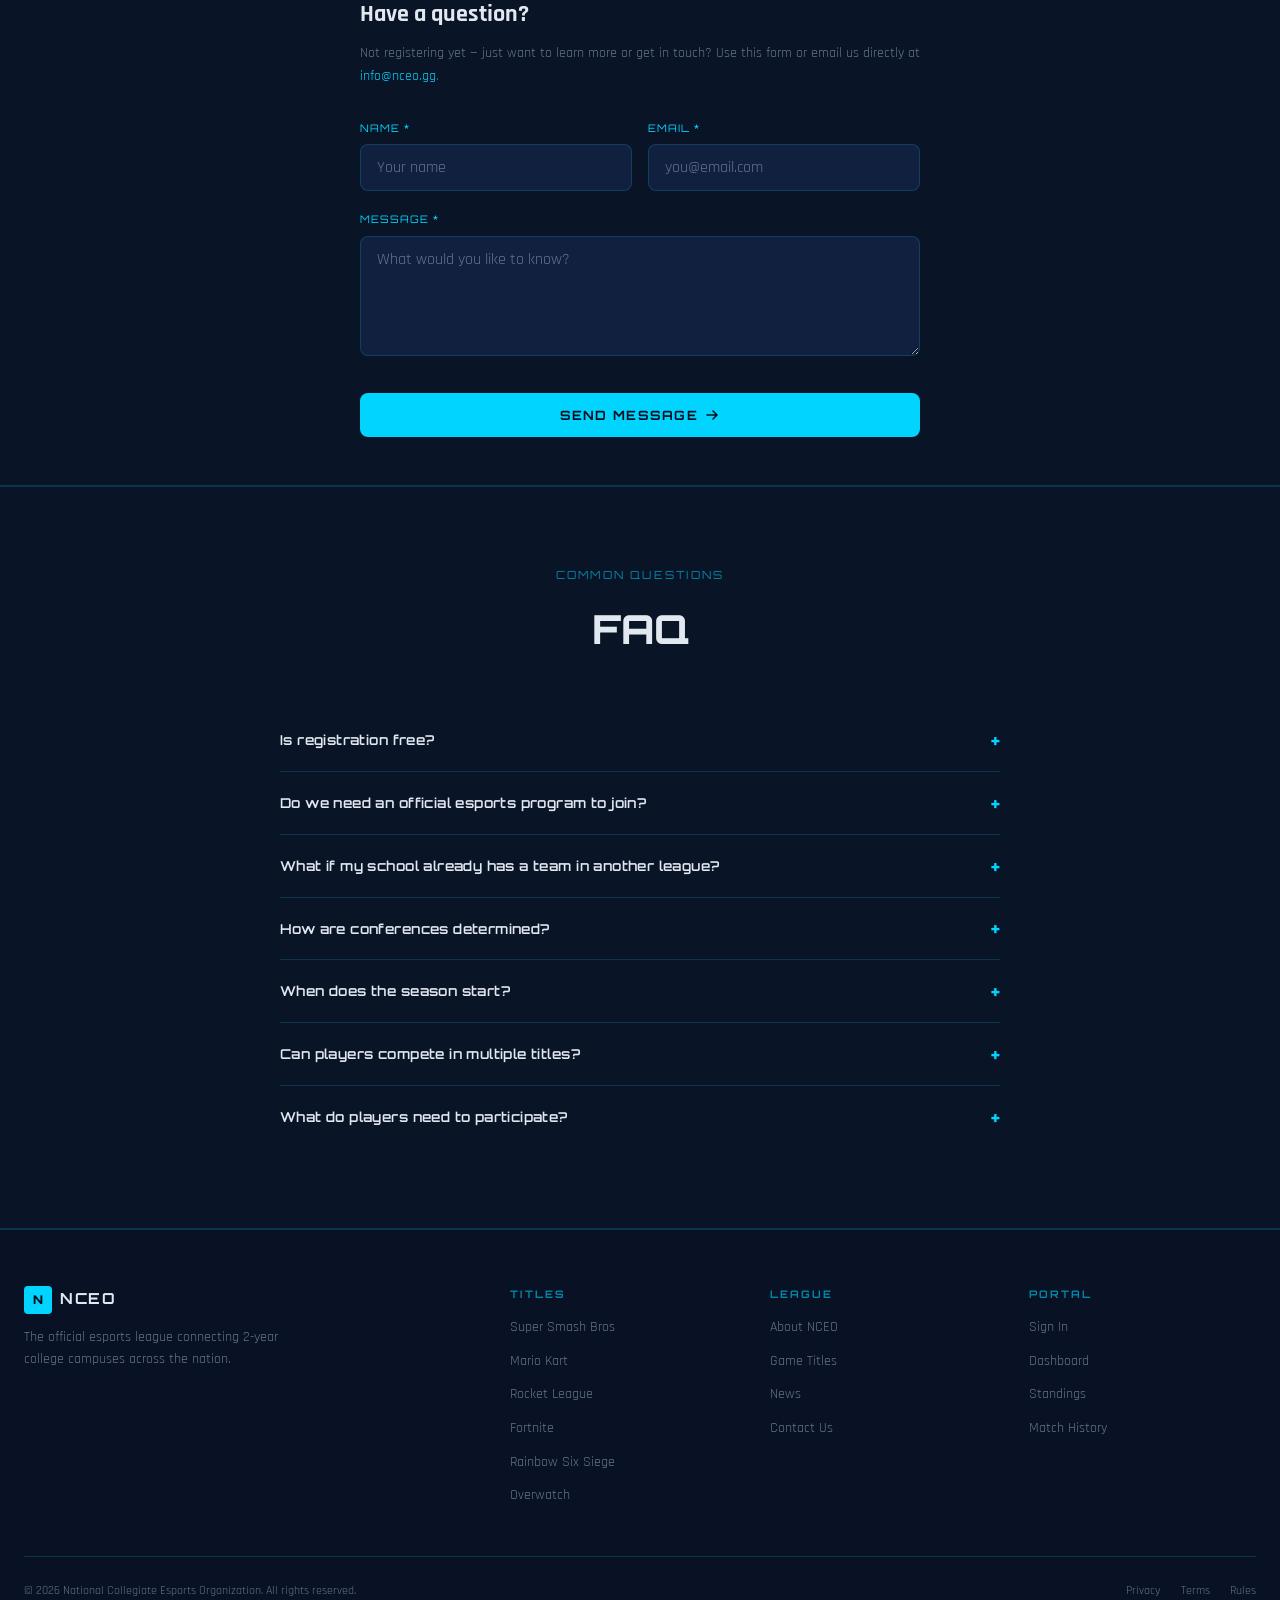
<file: contact.html>
<!DOCTYPE html>
<html lang="en">
<head>
  <meta charset="UTF-8" />
  <meta name="viewport" content="width=device-width, initial-scale=1.0" />
  <title>Contact & Register — NCEO</title>
  <meta name="description" content="Register your school with NCEO or get in touch with questions about the league." />
  <link rel="icon" href="nceo-logo.png" />
  <link rel="stylesheet" href="css/style.css" />
</head>
<body>

<!-- ─── Navigation ─── -->
<nav class="nav" role="navigation">
  <div class="container">
    <div class="nav-inner">
      <a href="index.html" class="nav-brand">
        <img src="nceo-logo.png" alt="NCEO" />
        NCEO
      </a>
      <ul class="nav-links" role="list">
        <li><a href="index.html">Home</a></li>
        <li><a href="about.html">About</a></li>
        <li><a href="games.html">Games</a></li>
        <li><a href="news.html">News</a></li>
        <li><a href="contact.html">Contact</a></li>
      </ul>
      <div class="nav-actions">
        <a href="contact.html" class="btn-primary">Register School</a>
      </div>
      <button class="nav-hamburger" aria-label="Toggle menu" aria-expanded="false">
        <svg width="22" height="22" viewBox="0 0 22 22" fill="none">
          <path d="M3 6h16M3 11h16M3 16h16" stroke="currentColor" stroke-width="1.8" stroke-linecap="round"/>
        </svg>
      </button>
    </div>
  </div>
  <div class="nav-mobile" role="menu">
    <a href="index.html">Home</a>
    <a href="about.html">About</a>
    <a href="games.html">Games</a>
    <a href="news.html">News</a>
    <a href="contact.html">Contact</a>
    <a href="contact.html" class="btn-primary">Register School</a>
  </div>
</nav>

<!-- ─── Page Hero ─── -->
<header class="page-hero">
  <div class="container">
    <span class="section-label animate-in">Get Involved</span>
    <h1 class="animate-in delay-1">Register Your <span>School</span></h1>
    <p class="animate-in delay-2">Fill out the form below and we'll get back to you within 48 hours to complete your school's registration and conference assignment.</p>
  </div>
</header>

<!-- ─── Contact Section ─── -->
<section class="section">
  <div class="container">
    <div class="contact-layout">

      <!-- Info column -->
      <div class="animate-in">
        <h2 style="font-family:var(--font-orbitron);font-size:1.15rem;font-weight:700;color:var(--text);margin-bottom:0.75rem">Ready to compete?</h2>
        <div class="divider"></div>
        <p>Registration is free and open to any accredited 2-year college or community college. Once registered, your school gets access to the player portal, conference scheduling, and standings.</p>

        <div class="contact-detail">
          <div class="icon">📧</div>
          <div>
            <div class="lbl">Email</div>
            <div class="val"><a href="mailto:info@nceo.gg" style="color:inherit">info@nceo.gg</a></div>
          </div>
        </div>
        <div class="contact-detail">
          <div class="icon">📅</div>
          <div>
            <div class="lbl">Response Time</div>
            <div class="val">Within 48 hours</div>
          </div>
        </div>
        <div class="contact-detail">
          <div class="icon">🏫</div>
          <div>
            <div class="lbl">Eligibility</div>
            <div class="val">Any accredited 2-year college</div>
          </div>
        </div>

        <div style="margin-top:2rem">
          <div style="background:var(--elevated);border:1px solid var(--border);border-radius:0.75rem;padding:1.5rem">
            <div style="font-family:var(--font-orbitron);font-size:0.7rem;letter-spacing:0.1em;text-transform:uppercase;color:var(--accent);margin-bottom:0.75rem">What happens next</div>
            <div style="display:flex;flex-direction:column;gap:0.75rem">
              <div style="display:flex;align-items:flex-start;gap:0.75rem">
                <div style="width:22px;height:22px;background:rgba(0,212,255,0.1);border:1px solid var(--border);border-radius:50%;display:flex;align-items:center;justify-content:center;font-family:var(--font-orbitron);font-size:0.6rem;color:var(--accent);flex-shrink:0;margin-top:0.1rem">1</div>
                <p style="font-size:0.85rem;color:var(--muted);margin:0">We verify your school's .edu domain</p>
              </div>
              <div style="display:flex;align-items:flex-start;gap:0.75rem">
                <div style="width:22px;height:22px;background:rgba(0,212,255,0.1);border:1px solid var(--border);border-radius:50%;display:flex;align-items:center;justify-content:center;font-family:var(--font-orbitron);font-size:0.6rem;color:var(--accent);flex-shrink:0;margin-top:0.1rem">2</div>
                <p style="font-size:0.85rem;color:var(--muted);margin:0">You're assigned to your regional conference</p>
              </div>
              <div style="display:flex;align-items:flex-start;gap:0.75rem">
                <div style="width:22px;height:22px;background:rgba(0,212,255,0.1);border:1px solid var(--border);border-radius:50%;display:flex;align-items:center;justify-content:center;font-family:var(--font-orbitron);font-size:0.6rem;color:var(--accent);flex-shrink:0;margin-top:0.1rem">3</div>
                <p style="font-size:0.85rem;color:var(--muted);margin:0">Players receive portal invites via .edu email</p>
              </div>
              <div style="display:flex;align-items:flex-start;gap:0.75rem">
                <div style="width:22px;height:22px;background:rgba(0,212,255,0.1);border:1px solid var(--border);border-radius:50%;display:flex;align-items:center;justify-content:center;font-family:var(--font-orbitron);font-size:0.6rem;color:var(--accent);flex-shrink:0;margin-top:0.1rem">4</div>
                <p style="font-size:0.85rem;color:var(--muted);margin:0">Your season schedule is published in the portal</p>
              </div>
            </div>
          </div>
        </div>
      </div>

      <!-- Form column -->
      <div class="contact-form-wrap animate-in delay-1">
        <h3>School Registration Form</h3>
        <form action="https://formspree.io/f/myekjdad" method="POST" id="registration-form">
          <div class="form-row">
            <div class="form-group">
              <label for="first-name">First Name *</label>
              <input type="text" id="first-name" name="first_name" placeholder="Marcus" required />
            </div>
            <div class="form-group">
              <label for="last-name">Last Name *</label>
              <input type="text" id="last-name" name="last_name" placeholder="Johnson" required />
            </div>
          </div>
          <div class="form-group">
            <label for="email">School Email (.edu) *</label>
            <input type="email" id="email" name="email" placeholder="you@college.edu" required pattern=".*\.edu$" title="Must be a .edu email address" />
          </div>
          <div class="form-group">
            <label for="school">School / College *</label>
            <input type="text" id="school" name="school" placeholder="Community College" required />
          </div>
          <div class="form-row">
            <div class="form-group">
              <label for="state">State *</label>
              <select id="state" name="state" required>
                <option value="" disabled selected>Select state</option>
                <option>Alabama</option><option>Alaska</option><option>Arizona</option>
                <option>Arkansas</option><option>California</option><option>Colorado</option>
                <option>Connecticut</option><option>Delaware</option><option>Florida</option>
                <option>Georgia</option><option>Hawaii</option><option>Idaho</option>
                <option>Illinois</option><option>Indiana</option><option>Iowa</option>
                <option>Kansas</option><option>Kentucky</option><option>Louisiana</option>
                <option>Maine</option><option>Maryland</option><option>Massachusetts</option>
                <option>Michigan</option><option>Minnesota</option><option>Mississippi</option>
                <option>Missouri</option><option>Montana</option><option>Nebraska</option>
                <option>Nevada</option><option>New Hampshire</option><option>New Jersey</option>
                <option>New Mexico</option><option>New York</option><option>North Carolina</option>
                <option>North Dakota</option><option>Ohio</option><option>Oklahoma</option>
                <option>Oregon</option><option>Pennsylvania</option><option>Rhode Island</option>
                <option>South Carolina</option><option>South Dakota</option><option>Tennessee</option>
                <option>Texas</option><option>Utah</option><option>Vermont</option>
                <option>Virginia</option><option>Washington</option><option>West Virginia</option>
                <option>Wisconsin</option><option>Wyoming</option>
              </select>
            </div>
            <div class="form-group">
              <label for="role">Your Role *</label>
              <select id="role" name="role" required>
                <option value="" disabled selected>Select role</option>
                <option>Team Captain / President</option>
                <option>Faculty Advisor</option>
                <option>Club Officer</option>
                <option>Player</option>
                <option>Other</option>
              </select>
            </div>
          </div>
          <div class="form-group">
            <label for="titles">Game Titles You Want to Compete In</label>
            <select id="titles" name="titles" required>
              <option value="" disabled selected>Select primary title</option>
              <option>Super Smash Bros</option>
              <option>Mario Kart</option>
              <option>Rocket League</option>
              <option>Fortnite</option>
              <option>Rainbow Six Siege</option>
              <option>Overwatch</option>
              <option>Multiple / All Titles</option>
            </select>
          </div>
          <div class="form-group">
            <label for="players">Estimated Number of Players</label>
            <select id="players" name="estimated_players">
              <option value="" disabled selected>Select range</option>
              <option>1–5 players</option>
              <option>6–15 players</option>
              <option>16–30 players</option>
              <option>30+ players</option>
            </select>
          </div>
          <div class="form-group">
            <label for="message">Anything else we should know?</label>
            <textarea id="message" name="message" placeholder="Tell us about your esports club, existing setup, or any questions you have..."></textarea>
          </div>

          <input type="hidden" name="_subject" value="New NCEO School Registration" />
          <input type="text" name="_gotcha" style="display:none" />

          <button type="submit" class="btn-primary form-submit">
            Submit Registration
            <svg width="16" height="16" viewBox="0 0 16 16" fill="none"><path d="M3 8h10M9 4l4 4-4 4" stroke="currentColor" stroke-width="1.6" stroke-linecap="round" stroke-linejoin="round"/></svg>
          </button>

          <p style="font-size:0.75rem;color:var(--muted);text-align:center;margin-top:0.75rem">
            We'll follow up via your .edu email within 48 hours.
          </p>
        </form>
      </div>

    </div>
  </div>
</section>

<!-- ─── General Inquiries ─── -->
<section class="section-sm" style="background:rgba(13,26,48,0.4);border-top:1px solid var(--border);border-bottom:1px solid var(--border)">
  <div class="container">
    <div style="max-width:560px;margin:0 auto">
      <span class="section-label animate-in">General Inquiries</span>
      <div class="divider"></div>
      <h2 class="animate-in delay-1" style="margin-bottom:0.5rem">Have a question?</h2>
      <p style="color:var(--muted);font-size:0.9rem;margin-bottom:2rem">Not registering yet — just want to learn more or get in touch? Use this form or email us directly at <a href="mailto:info@nceo.gg" style="color:var(--accent)">info@nceo.gg</a>.</p>
      <form action="https://formspree.io/f/mkjobvaa" method="POST" class="animate-in delay-2">
        <input type="hidden" name="_subject" value="NCEO General Inquiry" />
        <div class="form-row">
          <div class="form-group">
            <label for="inq-name">Name *</label>
            <input type="text" id="inq-name" name="name" placeholder="Your name" required />
          </div>
          <div class="form-group">
            <label for="inq-email">Email *</label>
            <input type="email" id="inq-email" name="email" placeholder="you@email.com" required />
          </div>
        </div>
        <div class="form-group">
          <label for="inq-message">Message *</label>
          <textarea id="inq-message" name="message" placeholder="What would you like to know?" required></textarea>
        </div>
        <input type="text" name="_gotcha" style="display:none" />
        <button type="submit" class="btn-primary form-submit">
          Send Message
          <svg width="16" height="16" viewBox="0 0 16 16" fill="none"><path d="M3 8h10M9 4l4 4-4 4" stroke="currentColor" stroke-width="1.6" stroke-linecap="round" stroke-linejoin="round"/></svg>
        </button>
      </form>
    </div>
  </div>
</section>

<!-- ─── FAQ ─── -->
<section class="section" style="background:rgba(13,26,48,0.4);border-top:1px solid var(--border);border-bottom:1px solid var(--border)">
  <div class="container">
    <div class="section-header">
      <span class="section-label animate-in">Common Questions</span>
      <h2 class="animate-in delay-1">FAQ</h2>
    </div>
    <div class="faq-list">
      <div class="faq-item">
        <div class="faq-q">Is registration free?</div>
        <div class="faq-a">Yes — registration for schools and players is completely free. There are no entry fees, no subscription costs, and no paywalls within the portal.</div>
      </div>
      <div class="faq-item">
        <div class="faq-q">Do we need an official esports program to join?</div>
        <div class="faq-a">No. A student club, an informal group, or even just a few players from the same campus can register. You don't need official school recognition, though it certainly helps with recruitment.</div>
      </div>
      <div class="faq-item">
        <div class="faq-q">What if my school already has a team in another league?</div>
        <div class="faq-a">No problem. NCEO participation doesn't conflict with other leagues or varsity programs. Players and schools can compete anywhere as long as they remain in good academic standing.</div>
      </div>
      <div class="faq-item">
        <div class="faq-q">How are conferences determined?</div>
        <div class="faq-a">We assign conferences based on your school's geographic location. There are 8 regional conferences: East, West, North, South, Midwest, Pacific, Atlantic, and Central.</div>
      </div>
      <div class="faq-item">
        <div class="faq-q">When does the season start?</div>
        <div class="faq-a">Season 1 registration is opening now. Submit your school registration form above and we'll reach out with scheduling details as launch approaches.</div>
      </div>
      <div class="faq-item">
        <div class="faq-q">Can players compete in multiple titles?</div>
        <div class="faq-a">Yes. A player can register for multiple titles. Each title runs independently, so schedules are coordinated to avoid conflicts within the same school.</div>
      </div>
      <div class="faq-item">
        <div class="faq-q">What do players need to participate?</div>
        <div class="faq-a">A valid .edu email address, a copy of the game they're competing in, and a stable internet connection. All matches are played online.</div>
      </div>
    </div>
  </div>
</section>

<!-- ─── Footer ─── -->
<footer class="footer">
  <div class="container">
    <div class="footer-grid">
      <div class="footer-brand">
        <div class="footer-logo">
          <div class="footer-logo-box">N</div>
          <span>NCEO</span>
        </div>
        <p class="footer-tagline">The official esports league connecting 2-year college campuses across the nation.</p>
      </div>
      <div class="footer-col">
        <h4>Titles</h4>
        <ul>
          <li><a href="games.html">Super Smash Bros</a></li>
          <li><a href="games.html">Mario Kart</a></li>
          <li><a href="games.html">Rocket League</a></li>
          <li><a href="games.html">Fortnite</a></li>
          <li><a href="games.html">Rainbow Six Siege</a></li>
          <li><a href="games.html">Overwatch</a></li>
        </ul>
      </div>
      <div class="footer-col">
        <h4>League</h4>
        <ul>
          <li><a href="about.html">About NCEO</a></li>
          <li><a href="games.html">Game Titles</a></li>
          <li><a href="news.html">News</a></li>
          <li><a href="contact.html">Contact Us</a></li>
        </ul>
      </div>
      <div class="footer-col">
        <h4>Portal</h4>
        <ul>
          <li><a href="#">Sign In</a></li>
          <li><a href="#">Dashboard</a></li>
          <li><a href="#">Standings</a></li>
          <li><a href="#">Match History</a></li>
        </ul>
      </div>
    </div>
    <div class="footer-bottom">
      <p>© <script>document.write(new Date().getFullYear())</script> National Collegiate Esports Organization. All rights reserved.</p>
      <div class="footer-legal">
        <a href="#">Privacy</a>
        <a href="#">Terms</a>
        <a href="#">Rules</a>
      </div>
    </div>
  </div>
</footer>

<script src="js/main.js"></script>

<!-- ─── Registration Success Modal ─── -->
<div id="reg-success-modal" role="dialog" aria-modal="true" aria-labelledby="modal-title" style="display:none;position:fixed;inset:0;background:rgba(0,0,0,0.75);z-index:9999;align-items:center;justify-content:center;padding:1rem;backdrop-filter:blur(4px)">
  <div style="background:var(--card);border:1px solid rgba(0,212,255,0.3);border-radius:1.25rem;padding:2.5rem 2rem;max-width:460px;width:100%;text-align:center;position:relative">
    <div style="width:56px;height:56px;background:rgba(0,212,255,0.1);border:1px solid rgba(0,212,255,0.3);border-radius:50%;display:flex;align-items:center;justify-content:center;margin:0 auto 1.25rem;font-size:1.5rem">✓</div>
    <h2 id="modal-title" style="font-family:var(--font-orbitron);font-size:1.1rem;margin-bottom:0.75rem">Registration Received</h2>
    <p style="color:var(--muted);font-size:0.9rem;line-height:1.6;margin-bottom:1.75rem">We'll verify your school and follow up at your .edu email within 48 hours.<br><br>In the meantime, join our Discord to connect with the NCEO community, ask questions, and stay up to date on Season 1.</p>
    <a href="https://discord.gg/QmwcQ3DDwA" target="_blank" rel="noopener"
      style="display:inline-flex;align-items:center;gap:0.6rem;background:#5865F2;color:#fff;font-family:var(--font-orbitron);font-size:0.75rem;font-weight:700;letter-spacing:0.06em;padding:0.75rem 1.5rem;border-radius:0.5rem;text-decoration:none;margin-bottom:1rem">
      <svg width="18" height="14" viewBox="0 0 18 14" fill="none" xmlns="http://www.w3.org/2000/svg">
        <path d="M15.245 1.175A14.74 14.74 0 0 0 11.52 0c-.18.325-.39.763-.534 1.111a13.613 13.613 0 0 0-4.07 0A11.518 11.518 0 0 0 6.38 0 14.795 14.795 0 0 0 2.65 1.178C.381 4.545-.234 7.827.074 11.063c1.56 1.147 3.073 1.845 4.561 2.3a10.87 10.87 0 0 0 .942-1.534 9.63 9.63 0 0 1-1.483-.712c.124-.09.245-.185.362-.282 2.86 1.322 5.964 1.322 8.788 0 .118.097.24.192.362.282-.473.28-.97.52-1.484.713.27.543.578 1.055.943 1.533 1.49-.454 3.004-1.152 4.563-2.3.374-3.91-.637-7.16-2.383-9.888ZM6.013 9.065c-.88 0-1.601-.81-1.601-1.8 0-.99.706-1.802 1.601-1.802.896 0 1.616.811 1.601 1.801 0 .99-.705 1.801-1.601 1.801Zm5.974 0c-.88 0-1.601-.81-1.601-1.8 0-.99.705-1.802 1.601-1.802.896 0 1.616.811 1.601 1.801 0 .99-.698 1.801-1.601 1.801Z" fill="currentColor"/>
      </svg>
      Join the NCEO Discord
    </a>
    <br>
    <button onclick="document.getElementById('reg-success-modal').style.display='none'"
      style="background:none;border:1px solid var(--border);color:var(--muted);font-family:var(--font-rajdhani);font-size:0.85rem;padding:0.5rem 1.25rem;border-radius:0.5rem;cursor:pointer;margin-top:0.25rem">
      Close
    </button>
  </div>
</div>

<script>
(function () {
  var form = document.getElementById('registration-form');
  if (!form) return;
  form.addEventListener('submit', function (e) {
    e.preventDefault();
    var btn = form.querySelector('[type="submit"]');
    btn.disabled = true;
    btn.textContent = 'Submitting…';
    fetch(form.action, {
      method: 'POST',
      body: new FormData(form),
      headers: { 'Accept': 'application/json' }
    }).then(function (res) {
      if (res.ok) {
        form.reset();
        var modal = document.getElementById('reg-success-modal');
        modal.style.display = 'flex';
        modal.focus();
      } else {
        btn.disabled = false;
        btn.textContent = 'Submit Registration';
        alert('Something went wrong. Please try again or email info@nceo.gg');
      }
    }).catch(function () {
      btn.disabled = false;
      btn.textContent = 'Submit Registration';
      alert('Something went wrong. Please try again or email info@nceo.gg');
    });
  });

  // Close modal on backdrop click
  document.getElementById('reg-success-modal').addEventListener('click', function (e) {
    if (e.target === this) this.style.display = 'none';
  });
}());
</script>
</body>
</html>
</file>
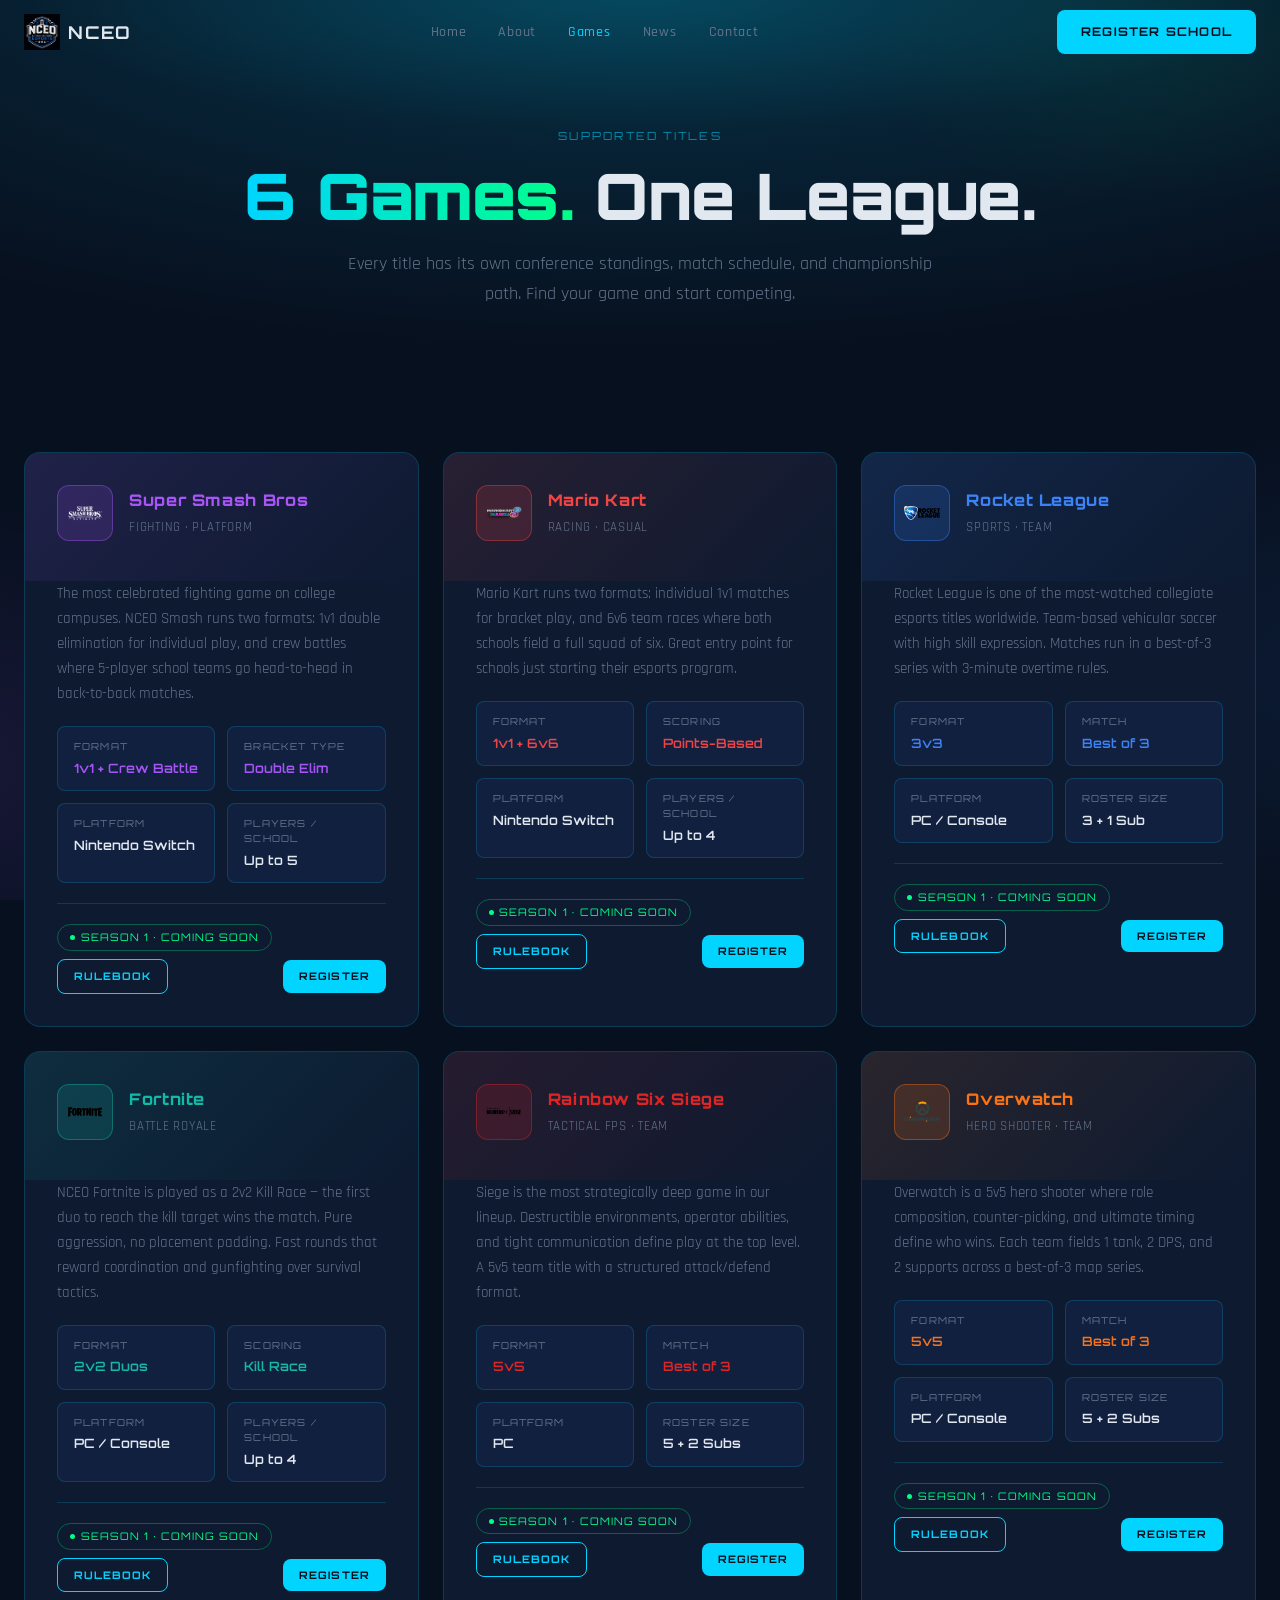
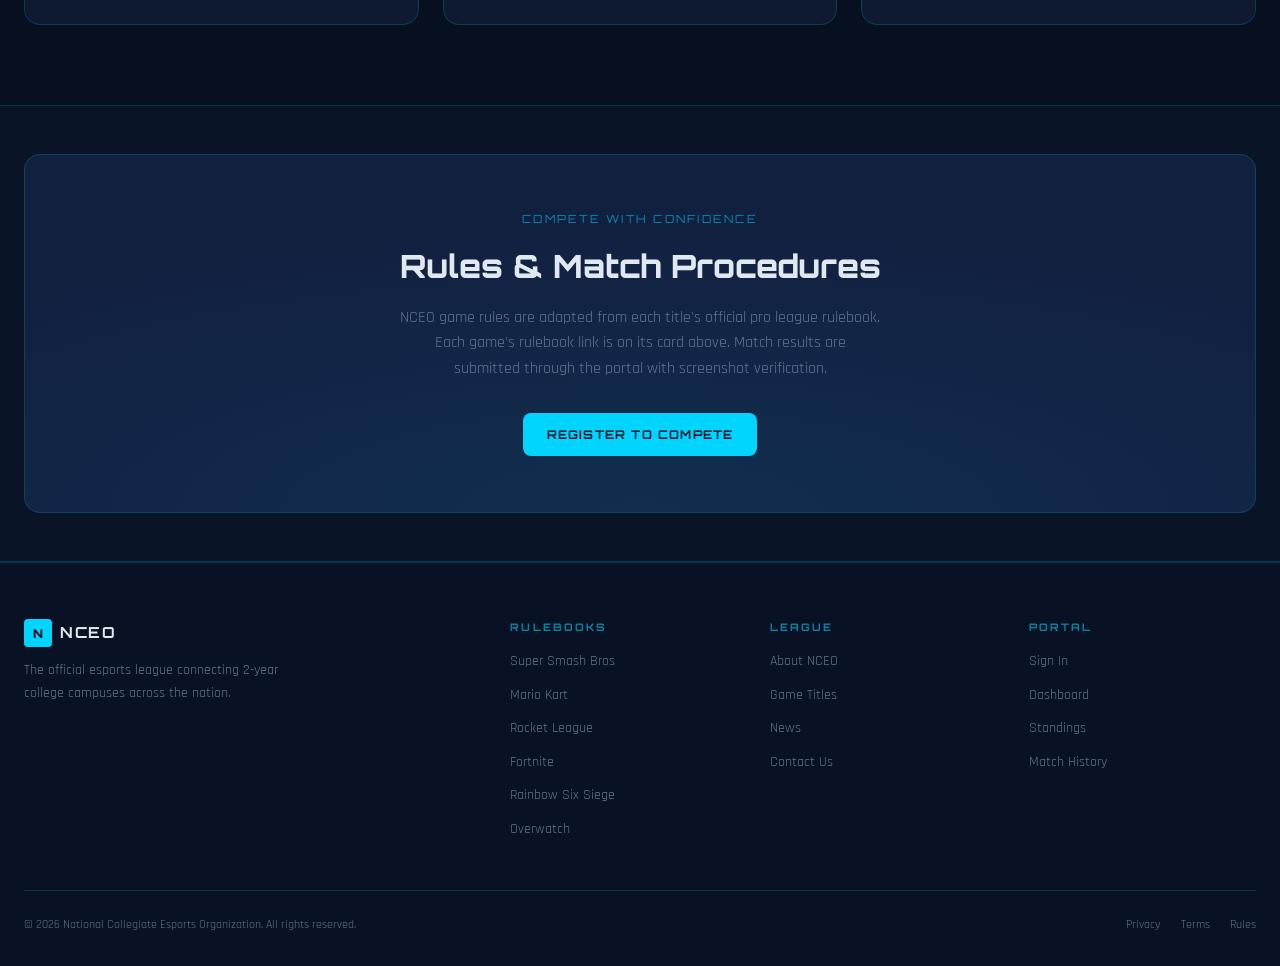
<file: games.html>
<!DOCTYPE html>
<html lang="en">
<head>
  <meta charset="UTF-8" />
  <meta name="viewport" content="width=device-width, initial-scale=1.0" />
  <title>Game Titles — NCEO</title>
  <meta name="description" content="NCEO supports 6 competitive titles: Super Smash Bros, Mario Kart, Rocket League, Fortnite, Rainbow Six Siege, and Overwatch." />
  <link rel="icon" href="nceo-logo.png" />
  <link rel="stylesheet" href="css/style.css" />
  <style>
    .game-detail-card {
      background: var(--card);
      border: 1px solid var(--border);
      border-radius: 1rem;
      overflow: hidden;
      transition: transform 0.25s;
    }
    .game-detail-card:hover { transform: translateY(-4px); }
    .game-detail-header {
      padding: 2rem 2rem 1.5rem;
      position: relative;
      overflow: hidden;
    }
    .game-detail-header::before {
      content: '';
      position: absolute;
      inset: 0;
      opacity: 0.08;
    }
    .game-detail-top {
      display: flex;
      align-items: center;
      gap: 1rem;
      margin-bottom: 1rem;
      position: relative;
    }
    .game-detail-icon {
      width: 56px;
      height: 56px;
      border-radius: 0.75rem;
      display: flex;
      align-items: center;
      justify-content: center;
      font-size: 1.75rem;
      border: 1px solid;
      flex-shrink: 0;
    }
    .game-detail-title {
      font-family: var(--font-orbitron);
      font-weight: 800;
      font-size: 1rem;
      letter-spacing: 0.04em;
      margin-bottom: 0.2rem;
    }
    .game-detail-sub {
      font-size: 0.8rem;
      color: var(--muted);
      letter-spacing: 0.06em;
      text-transform: uppercase;
    }
    .game-detail-body { padding: 0 2rem 2rem; }
    .game-detail-body p {
      font-size: 0.92rem;
      color: var(--muted);
      line-height: 1.7;
      margin-bottom: 1.25rem;
    }
    .game-specs {
      display: grid;
      grid-template-columns: 1fr 1fr;
      gap: 0.75rem;
    }
    .game-spec {
      background: var(--elevated);
      border: 1px solid var(--border);
      border-radius: 0.5rem;
      padding: 0.75rem 1rem;
    }
    .game-spec .spec-label {
      font-family: var(--font-orbitron);
      font-size: 0.6rem;
      letter-spacing: 0.12em;
      text-transform: uppercase;
      color: var(--muted);
      margin-bottom: 0.2rem;
    }
    .game-spec .spec-val {
      font-family: var(--font-orbitron);
      font-size: 0.8rem;
      font-weight: 600;
    }
    .game-detail-footer {
      margin-top: 1.25rem;
      padding-top: 1.25rem;
      border-top: 1px solid var(--border);
      display: flex;
      align-items: center;
      justify-content: space-between;
      flex-wrap: wrap;
      gap: 0.5rem;
    }
    .status-pill {
      display: inline-flex;
      align-items: center;
      gap: 0.35rem;
      font-family: var(--font-orbitron);
      font-size: 0.65rem;
      letter-spacing: 0.1em;
      text-transform: uppercase;
      padding: 0.25rem 0.75rem;
      border-radius: 9999px;
      border: 1px solid;
    }
    .status-pill .dot {
      width: 5px;
      height: 5px;
      border-radius: 50%;
      background: var(--win);
      animation: pulse 2s ease-in-out infinite;
    }
  </style>
</head>
<body>

<!-- ─── Navigation ─── -->
<nav class="nav" role="navigation">
  <div class="container">
    <div class="nav-inner">
      <a href="index.html" class="nav-brand">
        <img src="nceo-logo.png" alt="NCEO" />
        NCEO
      </a>
      <ul class="nav-links" role="list">
        <li><a href="index.html">Home</a></li>
        <li><a href="about.html">About</a></li>
        <li><a href="games.html">Games</a></li>
        <li><a href="news.html">News</a></li>
        <li><a href="contact.html">Contact</a></li>
      </ul>
      <div class="nav-actions">
        <a href="contact.html" class="btn-primary">Register School</a>
      </div>
      <button class="nav-hamburger" aria-label="Toggle menu" aria-expanded="false">
        <svg width="22" height="22" viewBox="0 0 22 22" fill="none">
          <path d="M3 6h16M3 11h16M3 16h16" stroke="currentColor" stroke-width="1.8" stroke-linecap="round"/>
        </svg>
      </button>
    </div>
  </div>
  <div class="nav-mobile" role="menu">
    <a href="index.html">Home</a>
    <a href="about.html">About</a>
    <a href="games.html">Games</a>
    <a href="news.html">News</a>
    <a href="contact.html">Contact</a>
    <a href="contact.html" class="btn-primary">Register School</a>
  </div>
</nav>

<!-- ─── Page Hero ─── -->
<header class="page-hero">
  <div class="container">
    <span class="section-label animate-in">Supported Titles</span>
    <h1 class="animate-in delay-1"><span>6 Games.</span> One League.</h1>
    <p class="animate-in delay-2">Every title has its own conference standings, match schedule, and championship path. Find your game and start competing.</p>
  </div>
</header>

<!-- ─── Game Detail Cards ─── -->
<section class="section">
  <div class="container">
    <div style="display:grid;grid-template-columns:repeat(auto-fit,minmax(340px,1fr));gap:1.5rem">

      <!-- Super Smash Bros -->
      <div class="game-detail-card animate-in">
        <div class="game-detail-header" style="background:linear-gradient(135deg,rgba(168,85,247,0.12),transparent)">
          <div class="game-detail-top">
            <div class="game-detail-icon" style="background:rgba(168,85,247,0.15);border-color:rgba(168,85,247,0.4)"><img src="logos/ssbu.png" alt="Super Smash Bros" /></div>
            <div>
              <div class="game-detail-title" style="color:#A855F7">Super Smash Bros</div>
              <div class="game-detail-sub">Fighting · Platform</div>
            </div>
          </div>
        </div>
        <div class="game-detail-body">
          <p>The most celebrated fighting game on college campuses. NCEO Smash runs two formats: 1v1 double elimination for individual play, and crew battles where 5-player school teams go head-to-head in back-to-back matches.</p>
          <div class="game-specs">
            <div class="game-spec">
              <div class="spec-label">Format</div>
              <div class="spec-val" style="color:#A855F7">1v1 + Crew Battle</div>
            </div>
            <div class="game-spec">
              <div class="spec-label">Bracket Type</div>
              <div class="spec-val" style="color:#A855F7">Double Elim</div>
            </div>
            <div class="game-spec">
              <div class="spec-label">Platform</div>
              <div class="spec-val">Nintendo Switch</div>
            </div>
            <div class="game-spec">
              <div class="spec-label">Players / School</div>
              <div class="spec-val">Up to 5</div>
            </div>
          </div>
          <div class="game-detail-footer">
            <span class="status-pill" style="color:#00FF88;border-color:rgba(0,255,136,0.3)">
              <span class="dot"></span> Season 1 · Coming Soon
            </span>
            <a href="rules/ssbu.html" class="btn-outline" style="font-size:0.65rem;padding:0.5rem 1rem">Rulebook</a>
            <a href="contact.html" class="btn-primary" style="font-size:0.65rem;padding:0.5rem 1rem">Register</a>
          </div>
        </div>
      </div>

      <!-- Mario Kart -->
      <div class="game-detail-card animate-in delay-1">
        <div class="game-detail-header" style="background:linear-gradient(135deg,rgba(239,68,68,0.12),transparent)">
          <div class="game-detail-top">
            <div class="game-detail-icon" style="background:rgba(239,68,68,0.15);border-color:rgba(239,68,68,0.4)"><img src="logos/mk.png" alt="Mario Kart" /></div>
            <div>
              <div class="game-detail-title" style="color:#EF4444">Mario Kart</div>
              <div class="game-detail-sub">Racing · Casual</div>
            </div>
          </div>
        </div>
        <div class="game-detail-body">
          <p>Mario Kart runs two formats: individual 1v1 matches for bracket play, and 6v6 team races where both schools field a full squad of six. Great entry point for schools just starting their esports program.</p>
          <div class="game-specs">
            <div class="game-spec">
              <div class="spec-label">Format</div>
              <div class="spec-val" style="color:#EF4444">1v1 + 6v6</div>
            </div>
            <div class="game-spec">
              <div class="spec-label">Scoring</div>
              <div class="spec-val" style="color:#EF4444">Points-Based</div>
            </div>
            <div class="game-spec">
              <div class="spec-label">Platform</div>
              <div class="spec-val">Nintendo Switch</div>
            </div>
            <div class="game-spec">
              <div class="spec-label">Players / School</div>
              <div class="spec-val">Up to 4</div>
            </div>
          </div>
          <div class="game-detail-footer">
            <span class="status-pill" style="color:#00FF88;border-color:rgba(0,255,136,0.3)">
              <span class="dot"></span> Season 1 · Coming Soon
            </span>
            <a href="rules/mk.html" class="btn-outline" style="font-size:0.65rem;padding:0.5rem 1rem">Rulebook</a>
            <a href="contact.html" class="btn-primary" style="font-size:0.65rem;padding:0.5rem 1rem">Register</a>
          </div>
        </div>
      </div>

      <!-- Rocket League -->
      <div class="game-detail-card animate-in delay-2">
        <div class="game-detail-header" style="background:linear-gradient(135deg,rgba(59,130,246,0.12),transparent)">
          <div class="game-detail-top">
            <div class="game-detail-icon" style="background:rgba(59,130,246,0.15);border-color:rgba(59,130,246,0.4)"><img src="logos/rl.png" alt="Rocket League" /></div>
            <div>
              <div class="game-detail-title" style="color:#3B82F6">Rocket League</div>
              <div class="game-detail-sub">Sports · Team</div>
            </div>
          </div>
        </div>
        <div class="game-detail-body">
          <p>Rocket League is one of the most-watched collegiate esports titles worldwide. Team-based vehicular soccer with high skill expression. Matches run in a best-of-3 series with 3-minute overtime rules.</p>
          <div class="game-specs">
            <div class="game-spec">
              <div class="spec-label">Format</div>
              <div class="spec-val" style="color:#3B82F6">3v3</div>
            </div>
            <div class="game-spec">
              <div class="spec-label">Match</div>
              <div class="spec-val" style="color:#3B82F6">Best of 3</div>
            </div>
            <div class="game-spec">
              <div class="spec-label">Platform</div>
              <div class="spec-val">PC / Console</div>
            </div>
            <div class="game-spec">
              <div class="spec-label">Roster Size</div>
              <div class="spec-val">3 + 1 Sub</div>
            </div>
          </div>
          <div class="game-detail-footer">
            <span class="status-pill" style="color:#00FF88;border-color:rgba(0,255,136,0.3)">
              <span class="dot"></span> Season 1 · Coming Soon
            </span>
            <a href="rules/rl.html" class="btn-outline" style="font-size:0.65rem;padding:0.5rem 1rem">Rulebook</a>
            <a href="contact.html" class="btn-primary" style="font-size:0.65rem;padding:0.5rem 1rem">Register</a>
          </div>
        </div>
      </div>

      <!-- Fortnite -->
      <div class="game-detail-card animate-in">
        <div class="game-detail-header" style="background:linear-gradient(135deg,rgba(20,184,166,0.12),transparent)">
          <div class="game-detail-top">
            <div class="game-detail-icon" style="background:rgba(20,184,166,0.15);border-color:rgba(20,184,166,0.4)"><img src="logos/fortnite.png" alt="Fortnite" /></div>
            <div>
              <div class="game-detail-title" style="color:#14B8A6">Fortnite</div>
              <div class="game-detail-sub">Battle Royale</div>
            </div>
          </div>
        </div>
        <div class="game-detail-body">
          <p>NCEO Fortnite is played as a 2v2 Kill Race — the first duo to reach the kill target wins the match. Pure aggression, no placement padding. Fast rounds that reward coordination and gunfighting over survival tactics.</p>
          <div class="game-specs">
            <div class="game-spec">
              <div class="spec-label">Format</div>
              <div class="spec-val" style="color:#14B8A6">2v2 Duos</div>
            </div>
            <div class="game-spec">
              <div class="spec-label">Scoring</div>
              <div class="spec-val" style="color:#14B8A6">Kill Race</div>
            </div>
            <div class="game-spec">
              <div class="spec-label">Platform</div>
              <div class="spec-val">PC / Console</div>
            </div>
            <div class="game-spec">
              <div class="spec-label">Players / School</div>
              <div class="spec-val">Up to 4</div>
            </div>
          </div>
          <div class="game-detail-footer">
            <span class="status-pill" style="color:#00FF88;border-color:rgba(0,255,136,0.3)">
              <span class="dot"></span> Season 1 · Coming Soon
            </span>
            <a href="rules/fortnite.html" class="btn-outline" style="font-size:0.65rem;padding:0.5rem 1rem">Rulebook</a>
            <a href="contact.html" class="btn-primary" style="font-size:0.65rem;padding:0.5rem 1rem">Register</a>
          </div>
        </div>
      </div>

      <!-- Rainbow Six Siege -->
      <div class="game-detail-card animate-in delay-1">
        <div class="game-detail-header" style="background:linear-gradient(135deg,rgba(220,38,38,0.12),transparent)">
          <div class="game-detail-top">
            <div class="game-detail-icon" style="background:rgba(220,38,38,0.15);border-color:rgba(220,38,38,0.4)"><img src="logos/r6.png" alt="Rainbow Six Siege" /></div>
            <div>
              <div class="game-detail-title" style="color:#DC2626">Rainbow Six Siege</div>
              <div class="game-detail-sub">Tactical FPS · Team</div>
            </div>
          </div>
        </div>
        <div class="game-detail-body">
          <p>Siege is the most strategically deep game in our lineup. Destructible environments, operator abilities, and tight communication define play at the top level. A 5v5 team title with a structured attack/defend format.</p>
          <div class="game-specs">
            <div class="game-spec">
              <div class="spec-label">Format</div>
              <div class="spec-val" style="color:#DC2626">5v5</div>
            </div>
            <div class="game-spec">
              <div class="spec-label">Match</div>
              <div class="spec-val" style="color:#DC2626">Best of 3</div>
            </div>
            <div class="game-spec">
              <div class="spec-label">Platform</div>
              <div class="spec-val">PC</div>
            </div>
            <div class="game-spec">
              <div class="spec-label">Roster Size</div>
              <div class="spec-val">5 + 2 Subs</div>
            </div>
          </div>
          <div class="game-detail-footer">
            <span class="status-pill" style="color:#00FF88;border-color:rgba(0,255,136,0.3)">
              <span class="dot"></span> Season 1 · Coming Soon
            </span>
            <a href="rules/r6.html" class="btn-outline" style="font-size:0.65rem;padding:0.5rem 1rem">Rulebook</a>
            <a href="contact.html" class="btn-primary" style="font-size:0.65rem;padding:0.5rem 1rem">Register</a>
          </div>
        </div>
      </div>

      <!-- Overwatch -->
      <div class="game-detail-card animate-in delay-2">
        <div class="game-detail-header" style="background:linear-gradient(135deg,rgba(249,115,22,0.12),transparent)">
          <div class="game-detail-top">
            <div class="game-detail-icon" style="background:rgba(249,115,22,0.15);border-color:rgba(249,115,22,0.4)"><img src="logos/ow2.png" alt="Overwatch" /></div>
            <div>
              <div class="game-detail-title" style="color:#F97316">Overwatch</div>
              <div class="game-detail-sub">Hero Shooter · Team</div>
            </div>
          </div>
        </div>
        <div class="game-detail-body">
          <p>Overwatch is a 5v5 hero shooter where role composition, counter-picking, and ultimate timing define who wins. Each team fields 1 tank, 2 DPS, and 2 supports across a best-of-3 map series.</p>
          <div class="game-specs">
            <div class="game-spec">
              <div class="spec-label">Format</div>
              <div class="spec-val" style="color:#F97316">5v5</div>
            </div>
            <div class="game-spec">
              <div class="spec-label">Match</div>
              <div class="spec-val" style="color:#F97316">Best of 3</div>
            </div>
            <div class="game-spec">
              <div class="spec-label">Platform</div>
              <div class="spec-val">PC / Console</div>
            </div>
            <div class="game-spec">
              <div class="spec-label">Roster Size</div>
              <div class="spec-val">5 + 2 Subs</div>
            </div>
          </div>
          <div class="game-detail-footer">
            <span class="status-pill" style="color:#00FF88;border-color:rgba(0,255,136,0.3)">
              <span class="dot"></span> Season 1 · Coming Soon
            </span>
            <a href="rules/overwatch.html" class="btn-outline" style="font-size:0.65rem;padding:0.5rem 1rem">Rulebook</a>
            <a href="contact.html" class="btn-primary" style="font-size:0.65rem;padding:0.5rem 1rem">Register</a>
          </div>
        </div>
      </div>

    </div>
  </div>
</section>

<!-- ─── Rules note ─── -->
<section class="section-sm" style="background:rgba(13,26,48,0.4);border-top:1px solid var(--border);border-bottom:1px solid var(--border)">
  <div class="container">
    <div class="cta-banner">
      <span class="section-label" style="display:block;margin-bottom:0.75rem">Compete with confidence</span>
      <h2>Rules & Match Procedures</h2>
      <p>NCEO game rules are adapted from each title's official pro league rulebook. Each game's rulebook link is on its card above. Match results are submitted through the portal with screenshot verification.</p>
      <div class="cta-actions">
        <a href="contact.html" class="btn-primary">Register to Compete</a>
      </div>
    </div>
  </div>
</section>

<!-- ─── Footer ─── -->
<footer class="footer">
  <div class="container">
    <div class="footer-grid">
      <div class="footer-brand">
        <div class="footer-logo">
          <div class="footer-logo-box">N</div>
          <span>NCEO</span>
        </div>
        <p class="footer-tagline">The official esports league connecting 2-year college campuses across the nation.</p>
      </div>
      <div class="footer-col">
        <h4>Rulebooks</h4>
        <ul>
          <li><a href="rules/ssbu.html">Super Smash Bros</a></li>
          <li><a href="rules/mk.html">Mario Kart</a></li>
          <li><a href="rules/rl.html">Rocket League</a></li>
          <li><a href="rules/fortnite.html">Fortnite</a></li>
          <li><a href="rules/r6.html">Rainbow Six Siege</a></li>
          <li><a href="rules/overwatch.html">Overwatch</a></li>
        </ul>
      </div>
      <div class="footer-col">
        <h4>League</h4>
        <ul>
          <li><a href="about.html">About NCEO</a></li>
          <li><a href="games.html">Game Titles</a></li>
          <li><a href="news.html">News</a></li>
          <li><a href="contact.html">Contact Us</a></li>
        </ul>
      </div>
      <div class="footer-col">
        <h4>Portal</h4>
        <ul>
          <li><a href="#">Sign In</a></li>
          <li><a href="#">Dashboard</a></li>
          <li><a href="#">Standings</a></li>
          <li><a href="#">Match History</a></li>
        </ul>
      </div>
    </div>
    <div class="footer-bottom">
      <p>© <script>document.write(new Date().getFullYear())</script> National Collegiate Esports Organization. All rights reserved.</p>
      <div class="footer-legal">
        <a href="#">Privacy</a>
        <a href="#">Terms</a>
        <a href="games.html">Rules</a>
      </div>
    </div>
  </div>
</footer>

<script src="js/main.js"></script>
</body>
</html>
</file>
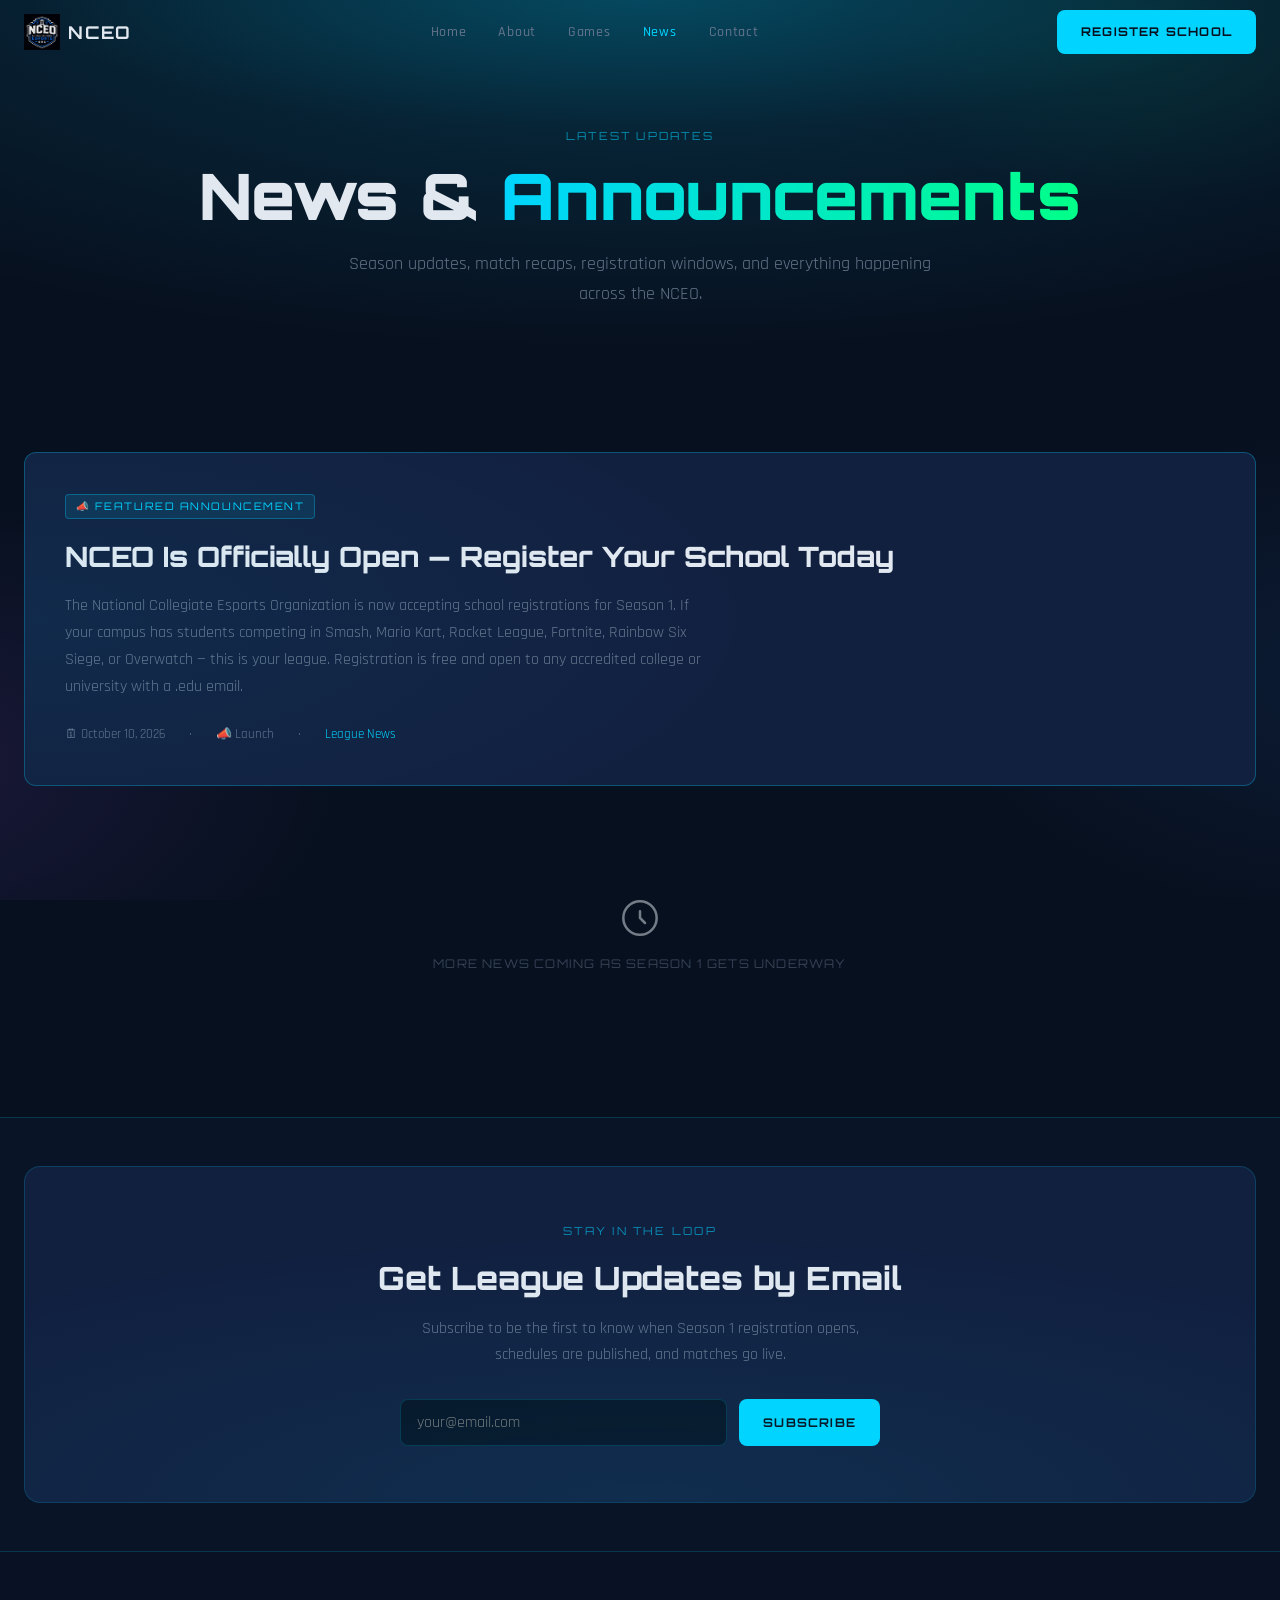
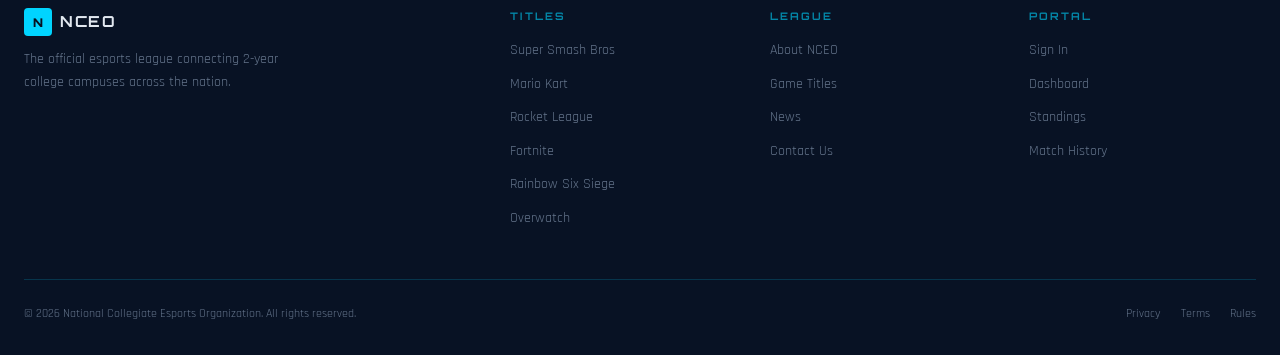
<file: news.html>
<!DOCTYPE html>
<html lang="en">
<head>
  <meta charset="UTF-8" />
  <meta name="viewport" content="width=device-width, initial-scale=1.0" />
  <title>News & Announcements — NCEO</title>
  <meta name="description" content="Stay up to date with NCEO news, season announcements, and league updates." />
  <link rel="icon" href="nceo-logo.png" />
  <link rel="stylesheet" href="css/style.css" />
</head>
<body>

<!-- ─── Navigation ─── -->
<nav class="nav" role="navigation">
  <div class="container">
    <div class="nav-inner">
      <a href="index.html" class="nav-brand">
        <img src="nceo-logo.png" alt="NCEO" />
        NCEO
      </a>
      <ul class="nav-links" role="list">
        <li><a href="index.html">Home</a></li>
        <li><a href="about.html">About</a></li>
        <li><a href="games.html">Games</a></li>
        <li><a href="news.html">News</a></li>
        <li><a href="contact.html">Contact</a></li>
      </ul>
      <div class="nav-actions">
        <a href="contact.html" class="btn-primary">Register School</a>
      </div>
      <button class="nav-hamburger" aria-label="Toggle menu" aria-expanded="false">
        <svg width="22" height="22" viewBox="0 0 22 22" fill="none">
          <path d="M3 6h16M3 11h16M3 16h16" stroke="currentColor" stroke-width="1.8" stroke-linecap="round"/>
        </svg>
      </button>
    </div>
  </div>
  <div class="nav-mobile" role="menu">
    <a href="index.html">Home</a>
    <a href="about.html">About</a>
    <a href="games.html">Games</a>
    <a href="news.html">News</a>
    <a href="contact.html">Contact</a>
    <a href="contact.html" class="btn-primary">Register School</a>
  </div>
</nav>

<!-- ─── Page Hero ─── -->
<header class="page-hero">
  <div class="container">
    <span class="section-label animate-in">Latest Updates</span>
    <h1 class="animate-in delay-1">News &amp; <span>Announcements</span></h1>
    <p class="animate-in delay-2">Season updates, match recaps, registration windows, and everything happening across the NCEO.</p>
  </div>
</header>

<!-- ─── Featured Post ─── -->
<section class="section">
  <div class="container">
    <div class="news-featured animate-in">
      <span class="tag">📣 Featured Announcement</span>
      <h2>NCEO Is Officially Open — Register Your School Today</h2>
      <p>The National Collegiate Esports Organization is now accepting school registrations for Season 1. If your campus has students competing in Smash, Mario Kart, Rocket League, Fortnite, Rainbow Six Siege, or Overwatch — this is your league. Registration is free and open to any accredited college or university with a .edu email.</p>
      <div class="news-featured-meta">
        <span>🗓 October 10, 2026</span>
        <span>·</span>
        <span>📣 Launch</span>
        <span>·</span>
        <span style="color:var(--accent)">League News</span>
      </div>
    </div>

    <div style="display:flex;align-items:center;justify-content:center;padding:4rem 0;flex-direction:column;gap:1rem;opacity:0.5">
      <svg width="40" height="40" viewBox="0 0 24 24" fill="none"><path d="M12 2a10 10 0 100 20A10 10 0 0012 2z" stroke="currentColor" stroke-width="1.5"/><path d="M12 8v4l3 3" stroke="currentColor" stroke-width="1.5" stroke-linecap="round"/></svg>
      <p style="font-family:var(--font-orbitron);font-size:0.75rem;letter-spacing:0.1em;text-transform:uppercase;color:var(--muted)">More news coming as Season 1 gets underway</p>
    </div>
  </div>
</section>

<!-- ─── Newsletter / Stay Updated ─── -->
<section class="section-sm" style="background:rgba(13,26,48,0.4);border-top:1px solid var(--border)">
  <div class="container">
    <div class="cta-banner">
      <span class="section-label" style="display:block;margin-bottom:0.75rem">Stay In the Loop</span>
      <h2>Get League Updates by Email</h2>
      <p>Subscribe to be the first to know when Season 1 registration opens, schedules are published, and matches go live.</p>
      <form action="https://formspree.io/f/mgaoylbd" method="POST" style="display:flex;gap:0.75rem;justify-content:center;flex-wrap:wrap;max-width:480px;margin:0 auto">
        <input type="hidden" name="_subject" value="NCEO Newsletter Signup" />
        <input type="email" name="email" placeholder="your@email.com" required
          style="flex:1;min-width:220px;background:rgba(7,16,31,0.8);border:1px solid var(--border);border-radius:0.5rem;padding:0.75rem 1rem;color:var(--text);font-family:var(--font-rajdhani);font-size:1rem;outline:none;" />
        <button type="submit" class="btn-primary" style="white-space:nowrap">Subscribe</button>
      </form>
    </div>
  </div>
</section>

<!-- ─── Footer ─── -->
<footer class="footer">
  <div class="container">
    <div class="footer-grid">
      <div class="footer-brand">
        <div class="footer-logo">
          <div class="footer-logo-box">N</div>
          <span>NCEO</span>
        </div>
        <p class="footer-tagline">The official esports league connecting 2-year college campuses across the nation.</p>
      </div>
      <div class="footer-col">
        <h4>Titles</h4>
        <ul>
          <li><a href="games.html">Super Smash Bros</a></li>
          <li><a href="games.html">Mario Kart</a></li>
          <li><a href="games.html">Rocket League</a></li>
          <li><a href="games.html">Fortnite</a></li>
          <li><a href="games.html">Rainbow Six Siege</a></li>
          <li><a href="games.html">Overwatch</a></li>
        </ul>
      </div>
      <div class="footer-col">
        <h4>League</h4>
        <ul>
          <li><a href="about.html">About NCEO</a></li>
          <li><a href="games.html">Game Titles</a></li>
          <li><a href="news.html">News</a></li>
          <li><a href="contact.html">Contact Us</a></li>
        </ul>
      </div>
      <div class="footer-col">
        <h4>Portal</h4>
        <ul>
          <li><a href="#">Sign In</a></li>
          <li><a href="#">Dashboard</a></li>
          <li><a href="#">Standings</a></li>
          <li><a href="#">Match History</a></li>
        </ul>
      </div>
    </div>
    <div class="footer-bottom">
      <p>© <script>document.write(new Date().getFullYear())</script> National Collegiate Esports Organization. All rights reserved.</p>
      <div class="footer-legal">
        <a href="#">Privacy</a>
        <a href="#">Terms</a>
        <a href="#">Rules</a>
      </div>
    </div>
  </div>
</footer>

<script src="js/main.js"></script>
<script>
function filterNews(category, btn) {
  document.querySelectorAll('[onclick^="filterNews"]').forEach(b => {
    b.className = b === btn ? 'btn-primary' : 'btn-outline';
    b.style.fontSize = '0.65rem';
    b.style.padding = '0.4rem 0.9rem';
  });
  document.querySelectorAll('.news-card').forEach(card => {
    card.style.display = (category === 'all' || card.dataset.category === category) ? '' : 'none';
  });
}
</script>
</body>
</html>
</file>
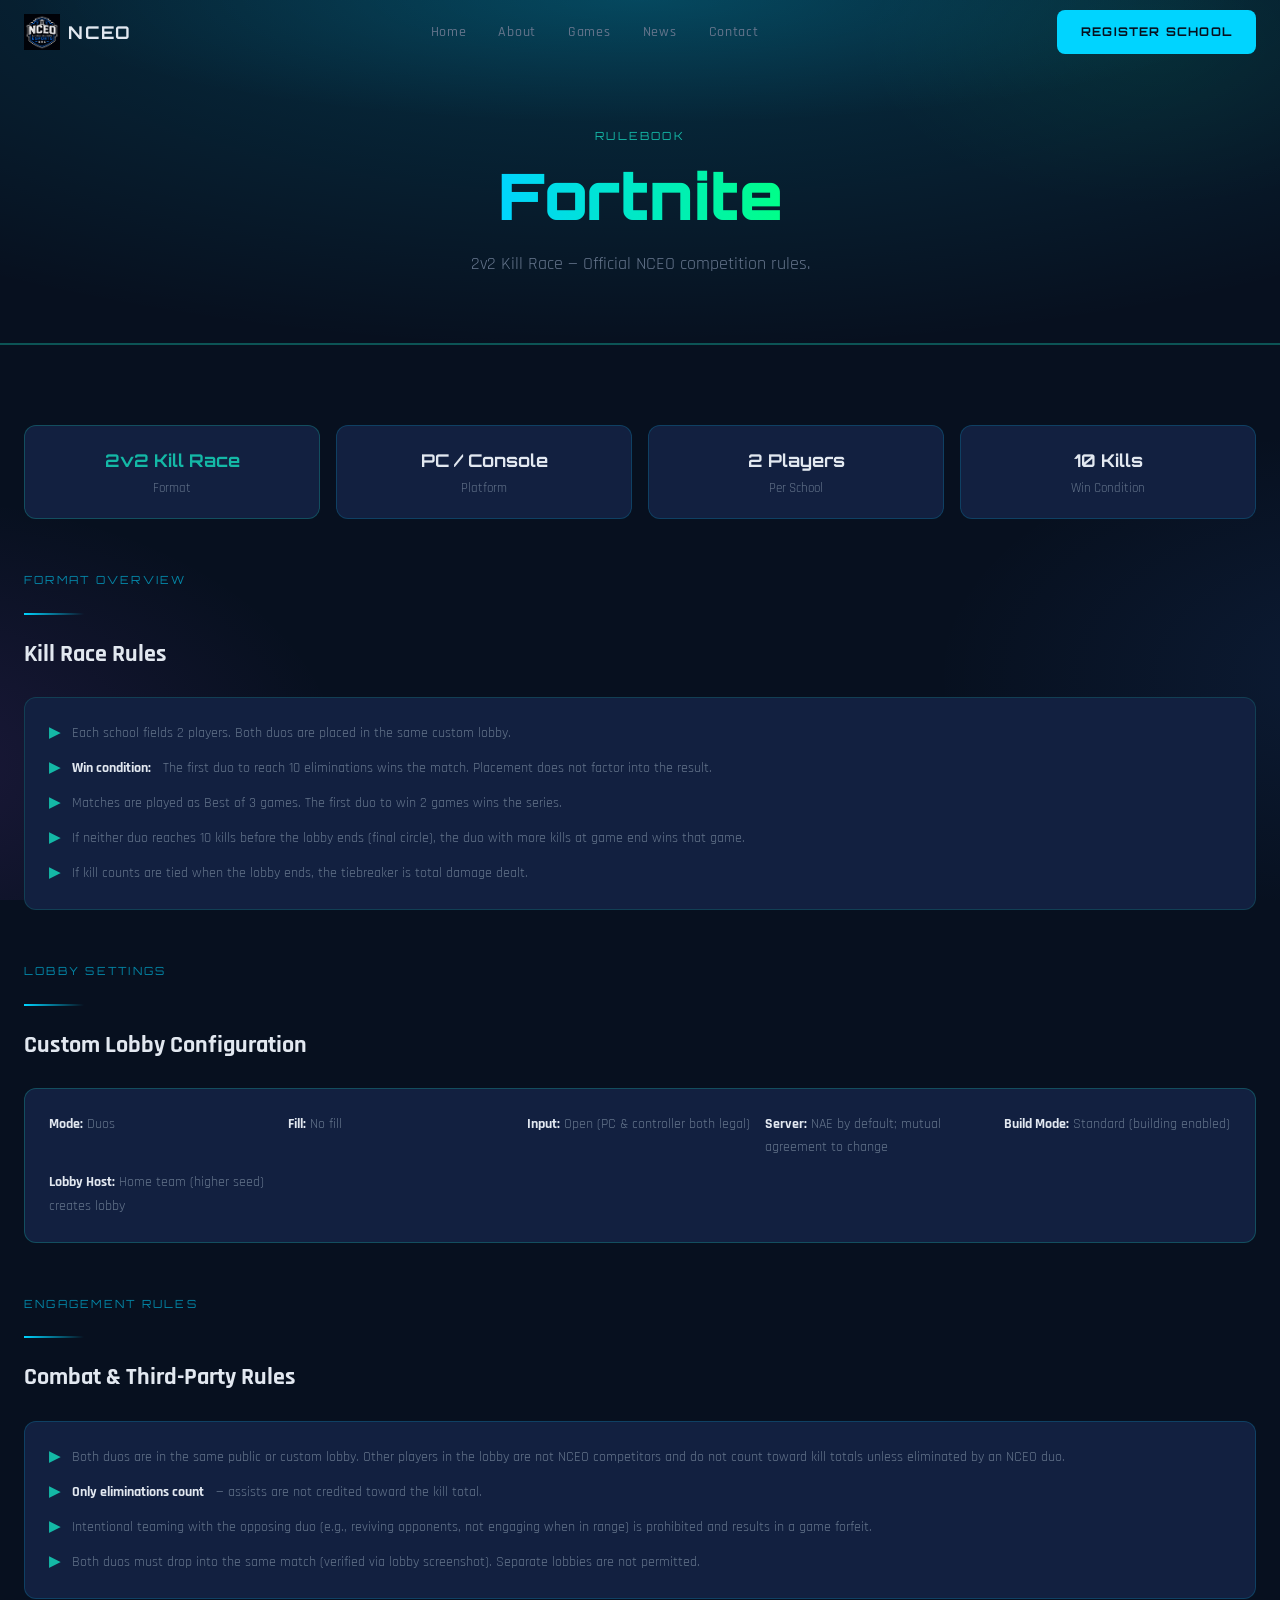
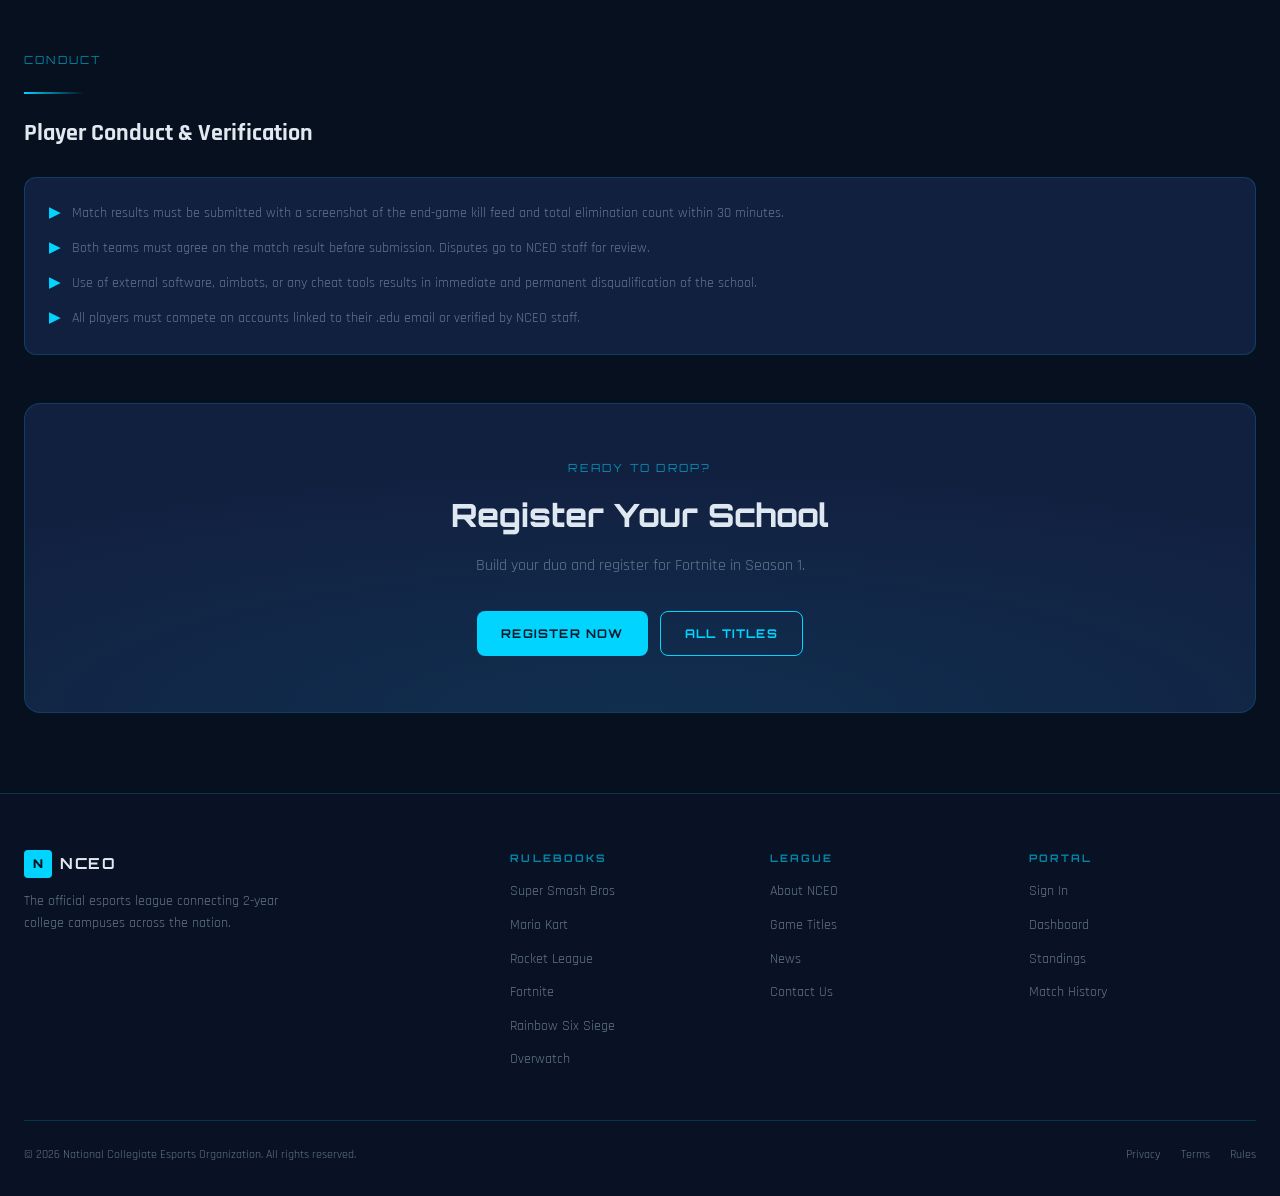
<file: rules/fortnite.html>
<!DOCTYPE html>
<html lang="en">
<head>
  <meta charset="UTF-8" />
  <meta name="viewport" content="width=device-width, initial-scale=1.0" />
  <title>Fortnite Rulebook — NCEO</title>
  <meta name="description" content="Official NCEO rulebook for Fortnite competition. 2v2 Kill Race format." />
  <link rel="icon" href="../nceo-logo.png" />
  <link rel="stylesheet" href="../css/style.css" />
</head>
<body>

<nav class="nav" role="navigation">
  <div class="container">
    <div class="nav-inner">
      <a href="../index.html" class="nav-brand">
        <img src="../nceo-logo.png" alt="NCEO" />
        NCEO
      </a>
      <ul class="nav-links" role="list">
        <li><a href="../index.html">Home</a></li>
        <li><a href="../about.html">About</a></li>
        <li><a href="../games.html">Games</a></li>
        <li><a href="../news.html">News</a></li>
        <li><a href="../contact.html">Contact</a></li>
      </ul>
      <div class="nav-actions">
        <a href="../contact.html" class="btn-primary">Register School</a>
      </div>
      <button class="nav-hamburger" aria-label="Toggle menu" aria-expanded="false">
        <svg width="22" height="22" viewBox="0 0 22 22" fill="none">
          <path d="M3 6h16M3 11h16M3 16h16" stroke="currentColor" stroke-width="1.8" stroke-linecap="round"/>
        </svg>
      </button>
    </div>
  </div>
  <div class="nav-mobile" role="menu">
    <a href="../index.html">Home</a>
    <a href="../about.html">About</a>
    <a href="../games.html">Games</a>
    <a href="../news.html">News</a>
    <a href="../contact.html">Contact</a>
    <a href="../contact.html" class="btn-primary">Register School</a>
  </div>
</nav>

<header class="page-hero" style="border-bottom:2px solid rgba(20,184,166,0.4)">
  <div class="container">
    <span class="section-label animate-in" style="color:#14B8A6">Rulebook</span>
    <h1 class="animate-in delay-1"><span style="color:#14B8A6">Fortnite</span></h1>
    <p class="animate-in delay-2">2v2 Kill Race &mdash; Official NCEO competition rules.</p>
  </div>
</header>

<section class="section">
  <div class="container">

    <div style="display:grid;grid-template-columns:repeat(auto-fit,minmax(160px,1fr));gap:1rem;margin-bottom:3rem">
      <div style="background:var(--elevated);border:1px solid rgba(20,184,166,0.3);border-radius:0.75rem;padding:1.25rem;text-align:center">
        <div style="font-family:var(--font-orbitron);font-size:1.1rem;color:#14B8A6;font-weight:700">2v2 Kill Race</div>
        <div style="font-size:0.8rem;color:var(--muted);margin-top:0.25rem">Format</div>
      </div>
      <div style="background:var(--elevated);border:1px solid var(--border);border-radius:0.75rem;padding:1.25rem;text-align:center">
        <div style="font-family:var(--font-orbitron);font-size:1.1rem;color:var(--text);font-weight:700">PC / Console</div>
        <div style="font-size:0.8rem;color:var(--muted);margin-top:0.25rem">Platform</div>
      </div>
      <div style="background:var(--elevated);border:1px solid var(--border);border-radius:0.75rem;padding:1.25rem;text-align:center">
        <div style="font-family:var(--font-orbitron);font-size:1.1rem;color:var(--text);font-weight:700">2 Players</div>
        <div style="font-size:0.8rem;color:var(--muted);margin-top:0.25rem">Per School</div>
      </div>
      <div style="background:var(--elevated);border:1px solid var(--border);border-radius:0.75rem;padding:1.25rem;text-align:center">
        <div style="font-family:var(--font-orbitron);font-size:1.1rem;color:var(--text);font-weight:700">10 Kills</div>
        <div style="font-size:0.8rem;color:var(--muted);margin-top:0.25rem">Win Condition</div>
      </div>
    </div>

    <!-- Format Overview -->
    <div style="margin-bottom:3rem">
      <span class="section-label">Format Overview</span>
      <div class="divider"></div>
      <h2 style="margin-bottom:1.5rem">Kill Race Rules</h2>
      <div style="background:var(--elevated);border:1px solid rgba(20,184,166,0.2);border-radius:0.75rem;padding:1.5rem">
        <ul style="list-style:none;padding:0;margin:0;display:flex;flex-direction:column;gap:0.75rem;font-size:0.9rem;color:var(--muted)">
          <li style="display:flex;gap:0.75rem;align-items:flex-start"><span style="color:#14B8A6;font-weight:700;flex-shrink:0">&#9654;</span> Each school fields 2 players. Both duos are placed in the same custom lobby.</li>
          <li style="display:flex;gap:0.75rem;align-items:flex-start"><span style="color:#14B8A6;font-weight:700;flex-shrink:0">&#9654;</span> <strong style="color:var(--text)">Win condition:</strong> The first duo to reach 10 eliminations wins the match. Placement does not factor into the result.</li>
          <li style="display:flex;gap:0.75rem;align-items:flex-start"><span style="color:#14B8A6;font-weight:700;flex-shrink:0">&#9654;</span> Matches are played as Best of 3 games. The first duo to win 2 games wins the series.</li>
          <li style="display:flex;gap:0.75rem;align-items:flex-start"><span style="color:#14B8A6;font-weight:700;flex-shrink:0">&#9654;</span> If neither duo reaches 10 kills before the lobby ends (final circle), the duo with more kills at game end wins that game.</li>
          <li style="display:flex;gap:0.75rem;align-items:flex-start"><span style="color:#14B8A6;font-weight:700;flex-shrink:0">&#9654;</span> If kill counts are tied when the lobby ends, the tiebreaker is total damage dealt.</li>
        </ul>
      </div>
    </div>

    <!-- Lobby Settings -->
    <div style="margin-bottom:3rem">
      <span class="section-label">Lobby Settings</span>
      <div class="divider"></div>
      <h2 style="margin-bottom:1.5rem">Custom Lobby Configuration</h2>
      <div style="background:var(--elevated);border:1px solid rgba(20,184,166,0.3);border-radius:0.75rem;padding:1.5rem">
        <div style="display:grid;grid-template-columns:repeat(auto-fit,minmax(200px,1fr));gap:0.75rem">
          <div style="font-size:0.9rem;color:var(--muted)"><strong style="color:var(--text)">Mode:</strong> Duos</div>
          <div style="font-size:0.9rem;color:var(--muted)"><strong style="color:var(--text)">Fill:</strong> No fill</div>
          <div style="font-size:0.9rem;color:var(--muted)"><strong style="color:var(--text)">Input:</strong> Open (PC &amp; controller both legal)</div>
          <div style="font-size:0.9rem;color:var(--muted)"><strong style="color:var(--text)">Server:</strong> NAE by default; mutual agreement to change</div>
          <div style="font-size:0.9rem;color:var(--muted)"><strong style="color:var(--text)">Build Mode:</strong> Standard (building enabled)</div>
          <div style="font-size:0.9rem;color:var(--muted)"><strong style="color:var(--text)">Lobby Host:</strong> Home team (higher seed) creates lobby</div>
        </div>
      </div>
    </div>

    <!-- Engagement Rules -->
    <div style="margin-bottom:3rem">
      <span class="section-label">Engagement Rules</span>
      <div class="divider"></div>
      <h2 style="margin-bottom:1.5rem">Combat &amp; Third-Party Rules</h2>
      <div style="background:var(--elevated);border:1px solid var(--border);border-radius:0.75rem;padding:1.5rem">
        <ul style="list-style:none;padding:0;margin:0;display:flex;flex-direction:column;gap:0.75rem;font-size:0.9rem;color:var(--muted)">
          <li style="display:flex;gap:0.75rem;align-items:flex-start"><span style="color:#14B8A6;font-weight:700;flex-shrink:0">&#9654;</span> Both duos are in the same public or custom lobby. Other players in the lobby are not NCEO competitors and do not count toward kill totals unless eliminated by an NCEO duo.</li>
          <li style="display:flex;gap:0.75rem;align-items:flex-start"><span style="color:#14B8A6;font-weight:700;flex-shrink:0">&#9654;</span> <strong style="color:var(--text)">Only eliminations count</strong> &mdash; assists are not credited toward the kill total.</li>
          <li style="display:flex;gap:0.75rem;align-items:flex-start"><span style="color:#14B8A6;font-weight:700;flex-shrink:0">&#9654;</span> Intentional teaming with the opposing duo (e.g., reviving opponents, not engaging when in range) is prohibited and results in a game forfeit.</li>
          <li style="display:flex;gap:0.75rem;align-items:flex-start"><span style="color:#14B8A6;font-weight:700;flex-shrink:0">&#9654;</span> Both duos must drop into the same match (verified via lobby screenshot). Separate lobbies are not permitted.</li>
        </ul>
      </div>
    </div>

    <!-- Conduct -->
    <div style="margin-bottom:3rem">
      <span class="section-label">Conduct</span>
      <div class="divider"></div>
      <h2 style="margin-bottom:1.5rem">Player Conduct &amp; Verification</h2>
      <div style="background:var(--elevated);border:1px solid var(--border);border-radius:0.75rem;padding:1.5rem">
        <ul style="list-style:none;padding:0;margin:0;display:flex;flex-direction:column;gap:0.75rem;font-size:0.9rem;color:var(--muted)">
          <li style="display:flex;gap:0.75rem;align-items:flex-start"><span style="color:var(--accent);font-weight:700;flex-shrink:0">&#9654;</span> Match results must be submitted with a screenshot of the end-game kill feed and total elimination count within 30 minutes.</li>
          <li style="display:flex;gap:0.75rem;align-items:flex-start"><span style="color:var(--accent);font-weight:700;flex-shrink:0">&#9654;</span> Both teams must agree on the match result before submission. Disputes go to NCEO staff for review.</li>
          <li style="display:flex;gap:0.75rem;align-items:flex-start"><span style="color:var(--accent);font-weight:700;flex-shrink:0">&#9654;</span> Use of external software, aimbots, or any cheat tools results in immediate and permanent disqualification of the school.</li>
          <li style="display:flex;gap:0.75rem;align-items:flex-start"><span style="color:var(--accent);font-weight:700;flex-shrink:0">&#9654;</span> All players must compete on accounts linked to their .edu email or verified by NCEO staff.</li>
        </ul>
      </div>
    </div>

    <div class="cta-banner">
      <span class="section-label" style="display:block;margin-bottom:0.75rem">Ready to drop?</span>
      <h2>Register Your School</h2>
      <p>Build your duo and register for Fortnite in Season 1.</p>
      <div class="cta-actions">
        <a href="../contact.html" class="btn-primary">Register Now</a>
        <a href="../games.html" class="btn-outline">All Titles</a>
      </div>
    </div>

  </div>
</section>

<footer class="footer">
  <div class="container">
    <div class="footer-grid">
      <div class="footer-brand">
        <div class="footer-logo">
          <div class="footer-logo-box">N</div>
          <span>NCEO</span>
        </div>
        <p class="footer-tagline">The official esports league connecting 2-year college campuses across the nation.</p>
      </div>
      <div class="footer-col">
        <h4>Rulebooks</h4>
        <ul>
          <li><a href="ssbu.html">Super Smash Bros</a></li>
          <li><a href="mk.html">Mario Kart</a></li>
          <li><a href="rl.html">Rocket League</a></li>
          <li><a href="fortnite.html">Fortnite</a></li>
          <li><a href="r6.html">Rainbow Six Siege</a></li>
          <li><a href="overwatch.html">Overwatch</a></li>
        </ul>
      </div>
      <div class="footer-col">
        <h4>League</h4>
        <ul>
          <li><a href="../about.html">About NCEO</a></li>
          <li><a href="../games.html">Game Titles</a></li>
          <li><a href="../news.html">News</a></li>
          <li><a href="../contact.html">Contact Us</a></li>
        </ul>
      </div>
      <div class="footer-col">
        <h4>Portal</h4>
        <ul>
          <li><a href="#">Sign In</a></li>
          <li><a href="#">Dashboard</a></li>
          <li><a href="#">Standings</a></li>
          <li><a href="#">Match History</a></li>
        </ul>
      </div>
    </div>
    <div class="footer-bottom">
      <p>&copy; <script>document.write(new Date().getFullYear())</script> National Collegiate Esports Organization. All rights reserved.</p>
      <div class="footer-legal">
        <a href="#">Privacy</a>
        <a href="#">Terms</a>
        <a href="../games.html">Rules</a>
      </div>
    </div>
  </div>
</footer>

<script src="../js/main.js"></script>
</body>
</html>
</file>
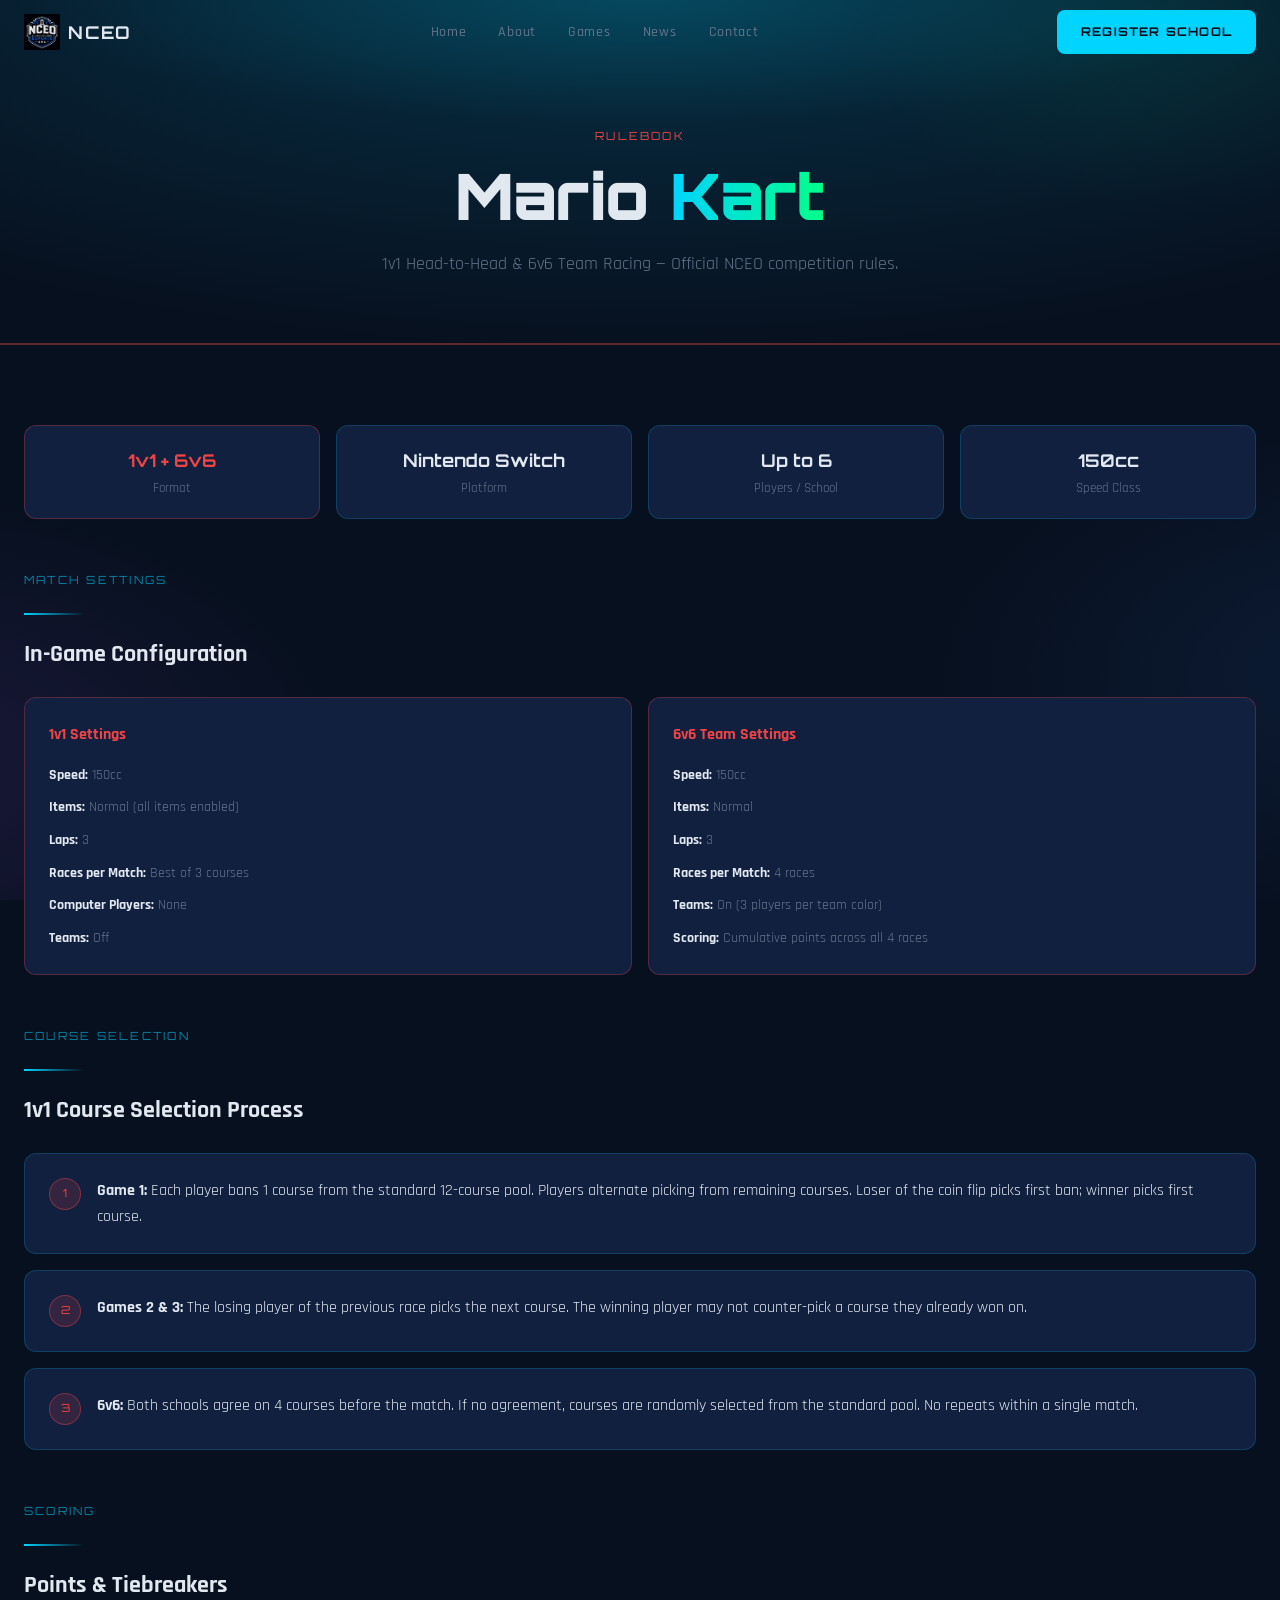
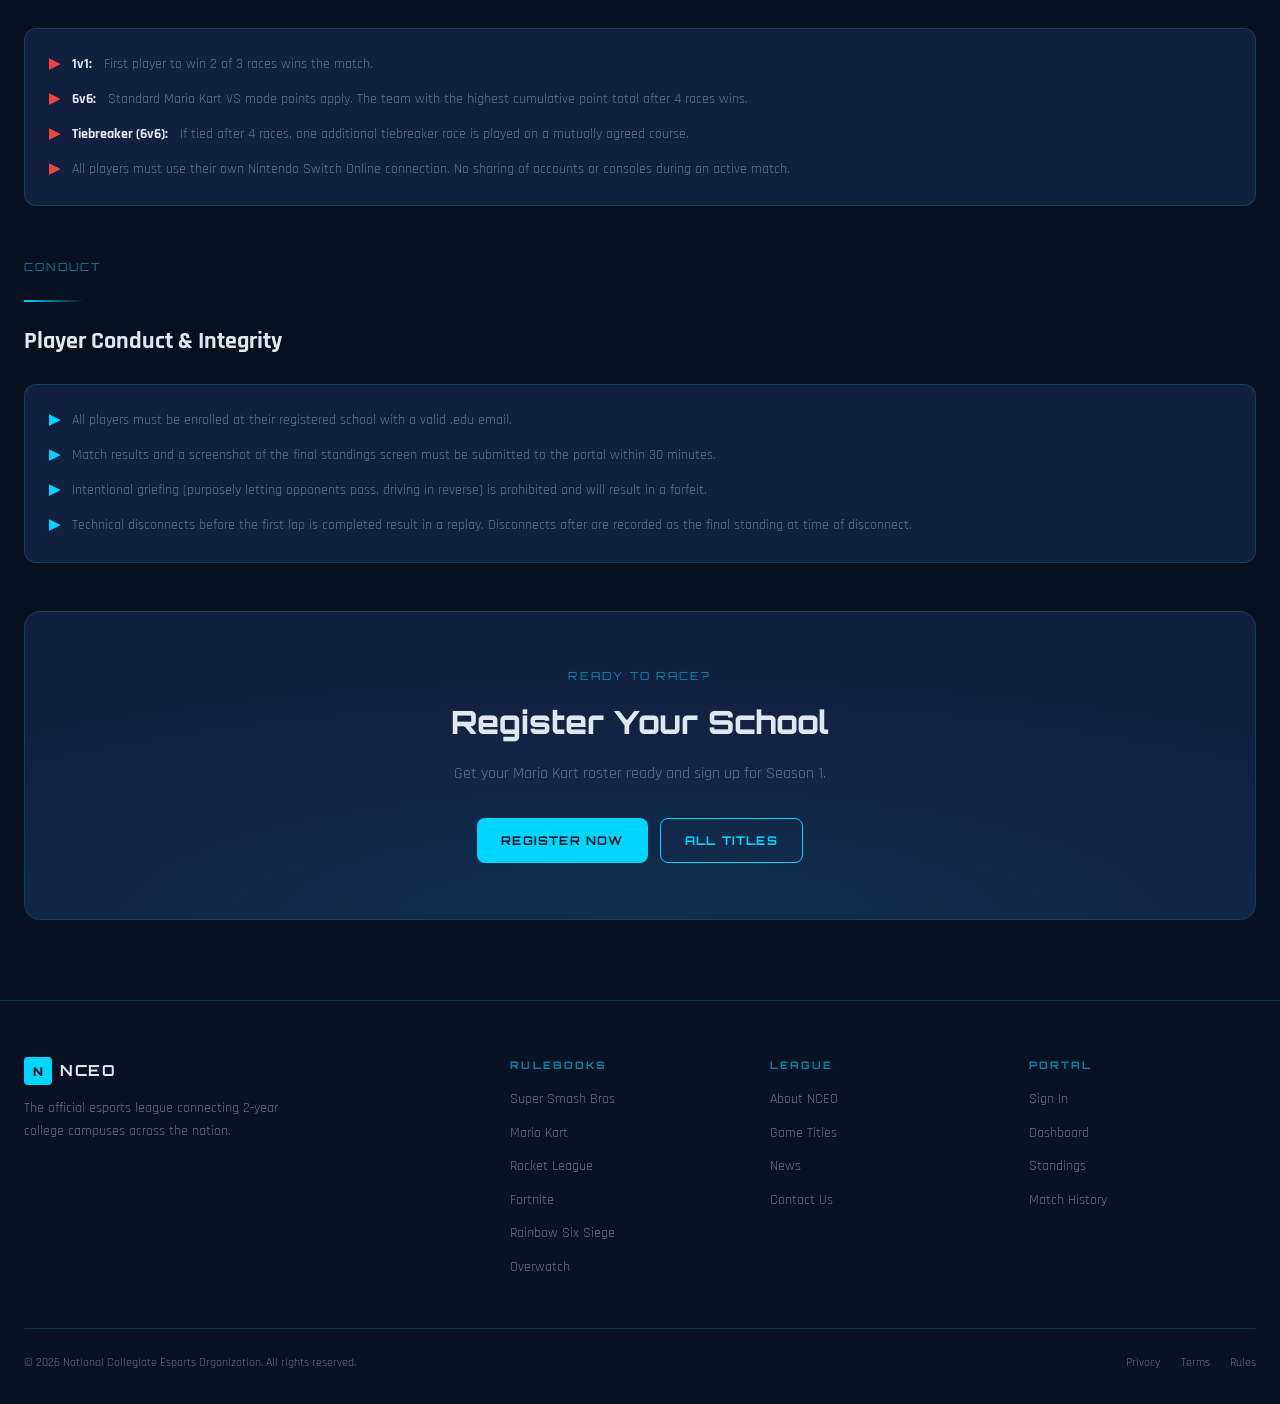
<file: rules/mk.html>
<!DOCTYPE html>
<html lang="en">
<head>
  <meta charset="UTF-8" />
  <meta name="viewport" content="width=device-width, initial-scale=1.0" />
  <title>Mario Kart Rulebook — NCEO</title>
  <meta name="description" content="Official NCEO rulebook for Mario Kart competition. 1v1 and 6v6 team race formats." />
  <link rel="icon" href="../nceo-logo.png" />
  <link rel="stylesheet" href="../css/style.css" />
</head>
<body>

<nav class="nav" role="navigation">
  <div class="container">
    <div class="nav-inner">
      <a href="../index.html" class="nav-brand">
        <img src="../nceo-logo.png" alt="NCEO" />
        NCEO
      </a>
      <ul class="nav-links" role="list">
        <li><a href="../index.html">Home</a></li>
        <li><a href="../about.html">About</a></li>
        <li><a href="../games.html">Games</a></li>
        <li><a href="../news.html">News</a></li>
        <li><a href="../contact.html">Contact</a></li>
      </ul>
      <div class="nav-actions">
        <a href="../contact.html" class="btn-primary">Register School</a>
      </div>
      <button class="nav-hamburger" aria-label="Toggle menu" aria-expanded="false">
        <svg width="22" height="22" viewBox="0 0 22 22" fill="none">
          <path d="M3 6h16M3 11h16M3 16h16" stroke="currentColor" stroke-width="1.8" stroke-linecap="round"/>
        </svg>
      </button>
    </div>
  </div>
  <div class="nav-mobile" role="menu">
    <a href="../index.html">Home</a>
    <a href="../about.html">About</a>
    <a href="../games.html">Games</a>
    <a href="../news.html">News</a>
    <a href="../contact.html">Contact</a>
    <a href="../contact.html" class="btn-primary">Register School</a>
  </div>
</nav>

<header class="page-hero" style="border-bottom:2px solid rgba(239,68,68,0.4)">
  <div class="container">
    <span class="section-label animate-in" style="color:#EF4444">Rulebook</span>
    <h1 class="animate-in delay-1">Mario <span style="color:#EF4444">Kart</span></h1>
    <p class="animate-in delay-2">1v1 Head-to-Head &amp; 6v6 Team Racing &mdash; Official NCEO competition rules.</p>
  </div>
</header>

<section class="section">
  <div class="container">

    <div style="display:grid;grid-template-columns:repeat(auto-fit,minmax(160px,1fr));gap:1rem;margin-bottom:3rem">
      <div style="background:var(--elevated);border:1px solid rgba(239,68,68,0.3);border-radius:0.75rem;padding:1.25rem;text-align:center">
        <div style="font-family:var(--font-orbitron);font-size:1.1rem;color:#EF4444;font-weight:700">1v1 + 6v6</div>
        <div style="font-size:0.8rem;color:var(--muted);margin-top:0.25rem">Format</div>
      </div>
      <div style="background:var(--elevated);border:1px solid var(--border);border-radius:0.75rem;padding:1.25rem;text-align:center">
        <div style="font-family:var(--font-orbitron);font-size:1.1rem;color:var(--text);font-weight:700">Nintendo Switch</div>
        <div style="font-size:0.8rem;color:var(--muted);margin-top:0.25rem">Platform</div>
      </div>
      <div style="background:var(--elevated);border:1px solid var(--border);border-radius:0.75rem;padding:1.25rem;text-align:center">
        <div style="font-family:var(--font-orbitron);font-size:1.1rem;color:var(--text);font-weight:700">Up to 6</div>
        <div style="font-size:0.8rem;color:var(--muted);margin-top:0.25rem">Players / School</div>
      </div>
      <div style="background:var(--elevated);border:1px solid var(--border);border-radius:0.75rem;padding:1.25rem;text-align:center">
        <div style="font-family:var(--font-orbitron);font-size:1.1rem;color:var(--text);font-weight:700">150cc</div>
        <div style="font-size:0.8rem;color:var(--muted);margin-top:0.25rem">Speed Class</div>
      </div>
    </div>

    <!-- Match Settings -->
    <div style="margin-bottom:3rem">
      <span class="section-label">Match Settings</span>
      <div class="divider"></div>
      <h2 style="margin-bottom:1.5rem">In-Game Configuration</h2>
      <div style="display:grid;grid-template-columns:repeat(auto-fit,minmax(260px,1fr));gap:1rem">
        <div style="background:var(--elevated);border:1px solid rgba(239,68,68,0.3);border-radius:0.75rem;padding:1.5rem">
          <h3 style="font-size:1rem;margin-bottom:1rem;color:#EF4444">1v1 Settings</h3>
          <ul style="list-style:none;padding:0;margin:0;display:flex;flex-direction:column;gap:0.6rem;font-size:0.9rem;color:var(--muted)">
            <li><strong style="color:var(--text)">Speed:</strong> 150cc</li>
            <li><strong style="color:var(--text)">Items:</strong> Normal (all items enabled)</li>
            <li><strong style="color:var(--text)">Laps:</strong> 3</li>
            <li><strong style="color:var(--text)">Races per Match:</strong> Best of 3 courses</li>
            <li><strong style="color:var(--text)">Computer Players:</strong> None</li>
            <li><strong style="color:var(--text)">Teams:</strong> Off</li>
          </ul>
        </div>
        <div style="background:var(--elevated);border:1px solid rgba(239,68,68,0.3);border-radius:0.75rem;padding:1.5rem">
          <h3 style="font-size:1rem;margin-bottom:1rem;color:#EF4444">6v6 Team Settings</h3>
          <ul style="list-style:none;padding:0;margin:0;display:flex;flex-direction:column;gap:0.6rem;font-size:0.9rem;color:var(--muted)">
            <li><strong style="color:var(--text)">Speed:</strong> 150cc</li>
            <li><strong style="color:var(--text)">Items:</strong> Normal</li>
            <li><strong style="color:var(--text)">Laps:</strong> 3</li>
            <li><strong style="color:var(--text)">Races per Match:</strong> 4 races</li>
            <li><strong style="color:var(--text)">Teams:</strong> On (3 players per team color)</li>
            <li><strong style="color:var(--text)">Scoring:</strong> Cumulative points across all 4 races</li>
          </ul>
        </div>
      </div>
    </div>

    <!-- Course Selection -->
    <div style="margin-bottom:3rem">
      <span class="section-label">Course Selection</span>
      <div class="divider"></div>
      <h2 style="margin-bottom:1.5rem">1v1 Course Selection Process</h2>
      <div style="display:flex;flex-direction:column;gap:1rem">
        <div style="background:var(--elevated);border:1px solid var(--border);border-radius:0.75rem;padding:1.5rem;display:flex;gap:1rem;align-items:flex-start">
          <div style="width:32px;height:32px;background:rgba(239,68,68,0.15);border:1px solid rgba(239,68,68,0.4);border-radius:50%;display:flex;align-items:center;justify-content:center;font-family:var(--font-orbitron);font-size:0.7rem;color:#EF4444;flex-shrink:0">1</div>
          <div><strong>Game 1:</strong> Each player bans 1 course from the standard 12-course pool. Players alternate picking from remaining courses. Loser of the coin flip picks first ban; winner picks first course.</div>
        </div>
        <div style="background:var(--elevated);border:1px solid var(--border);border-radius:0.75rem;padding:1.5rem;display:flex;gap:1rem;align-items:flex-start">
          <div style="width:32px;height:32px;background:rgba(239,68,68,0.15);border:1px solid rgba(239,68,68,0.4);border-radius:50%;display:flex;align-items:center;justify-content:center;font-family:var(--font-orbitron);font-size:0.7rem;color:#EF4444;flex-shrink:0">2</div>
          <div><strong>Games 2 &amp; 3:</strong> The losing player of the previous race picks the next course. The winning player may not counter-pick a course they already won on.</div>
        </div>
        <div style="background:var(--elevated);border:1px solid var(--border);border-radius:0.75rem;padding:1.5rem;display:flex;gap:1rem;align-items:flex-start">
          <div style="width:32px;height:32px;background:rgba(239,68,68,0.15);border:1px solid rgba(239,68,68,0.4);border-radius:50%;display:flex;align-items:center;justify-content:center;font-family:var(--font-orbitron);font-size:0.7rem;color:#EF4444;flex-shrink:0">3</div>
          <div><strong>6v6:</strong> Both schools agree on 4 courses before the match. If no agreement, courses are randomly selected from the standard pool. No repeats within a single match.</div>
        </div>
      </div>
    </div>

    <!-- Scoring -->
    <div style="margin-bottom:3rem">
      <span class="section-label">Scoring</span>
      <div class="divider"></div>
      <h2 style="margin-bottom:1.5rem">Points &amp; Tiebreakers</h2>
      <div style="background:var(--elevated);border:1px solid var(--border);border-radius:0.75rem;padding:1.5rem">
        <ul style="list-style:none;padding:0;margin:0;display:flex;flex-direction:column;gap:0.75rem;font-size:0.9rem;color:var(--muted)">
          <li style="display:flex;gap:0.75rem;align-items:flex-start"><span style="color:#EF4444;font-weight:700;flex-shrink:0">&#9654;</span> <strong style="color:var(--text)">1v1:</strong> First player to win 2 of 3 races wins the match.</li>
          <li style="display:flex;gap:0.75rem;align-items:flex-start"><span style="color:#EF4444;font-weight:700;flex-shrink:0">&#9654;</span> <strong style="color:var(--text)">6v6:</strong> Standard Mario Kart VS mode points apply. The team with the highest cumulative point total after 4 races wins.</li>
          <li style="display:flex;gap:0.75rem;align-items:flex-start"><span style="color:#EF4444;font-weight:700;flex-shrink:0">&#9654;</span> <strong style="color:var(--text)">Tiebreaker (6v6):</strong> If tied after 4 races, one additional tiebreaker race is played on a mutually agreed course.</li>
          <li style="display:flex;gap:0.75rem;align-items:flex-start"><span style="color:#EF4444;font-weight:700;flex-shrink:0">&#9654;</span> All players must use their own Nintendo Switch Online connection. No sharing of accounts or consoles during an active match.</li>
        </ul>
      </div>
    </div>

    <!-- Conduct -->
    <div style="margin-bottom:3rem">
      <span class="section-label">Conduct</span>
      <div class="divider"></div>
      <h2 style="margin-bottom:1.5rem">Player Conduct &amp; Integrity</h2>
      <div style="background:var(--elevated);border:1px solid var(--border);border-radius:0.75rem;padding:1.5rem">
        <ul style="list-style:none;padding:0;margin:0;display:flex;flex-direction:column;gap:0.75rem;font-size:0.9rem;color:var(--muted)">
          <li style="display:flex;gap:0.75rem;align-items:flex-start"><span style="color:var(--accent);font-weight:700;flex-shrink:0">&#9654;</span> All players must be enrolled at their registered school with a valid .edu email.</li>
          <li style="display:flex;gap:0.75rem;align-items:flex-start"><span style="color:var(--accent);font-weight:700;flex-shrink:0">&#9654;</span> Match results and a screenshot of the final standings screen must be submitted to the portal within 30 minutes.</li>
          <li style="display:flex;gap:0.75rem;align-items:flex-start"><span style="color:var(--accent);font-weight:700;flex-shrink:0">&#9654;</span> Intentional griefing (purposely letting opponents pass, driving in reverse) is prohibited and will result in a forfeit.</li>
          <li style="display:flex;gap:0.75rem;align-items:flex-start"><span style="color:var(--accent);font-weight:700;flex-shrink:0">&#9654;</span> Technical disconnects before the first lap is completed result in a replay. Disconnects after are recorded as the final standing at time of disconnect.</li>
        </ul>
      </div>
    </div>

    <div class="cta-banner">
      <span class="section-label" style="display:block;margin-bottom:0.75rem">Ready to race?</span>
      <h2>Register Your School</h2>
      <p>Get your Mario Kart roster ready and sign up for Season 1.</p>
      <div class="cta-actions">
        <a href="../contact.html" class="btn-primary">Register Now</a>
        <a href="../games.html" class="btn-outline">All Titles</a>
      </div>
    </div>

  </div>
</section>

<footer class="footer">
  <div class="container">
    <div class="footer-grid">
      <div class="footer-brand">
        <div class="footer-logo">
          <div class="footer-logo-box">N</div>
          <span>NCEO</span>
        </div>
        <p class="footer-tagline">The official esports league connecting 2-year college campuses across the nation.</p>
      </div>
      <div class="footer-col">
        <h4>Rulebooks</h4>
        <ul>
          <li><a href="ssbu.html">Super Smash Bros</a></li>
          <li><a href="mk.html">Mario Kart</a></li>
          <li><a href="rl.html">Rocket League</a></li>
          <li><a href="fortnite.html">Fortnite</a></li>
          <li><a href="r6.html">Rainbow Six Siege</a></li>
          <li><a href="overwatch.html">Overwatch</a></li>
        </ul>
      </div>
      <div class="footer-col">
        <h4>League</h4>
        <ul>
          <li><a href="../about.html">About NCEO</a></li>
          <li><a href="../games.html">Game Titles</a></li>
          <li><a href="../news.html">News</a></li>
          <li><a href="../contact.html">Contact Us</a></li>
        </ul>
      </div>
      <div class="footer-col">
        <h4>Portal</h4>
        <ul>
          <li><a href="#">Sign In</a></li>
          <li><a href="#">Dashboard</a></li>
          <li><a href="#">Standings</a></li>
          <li><a href="#">Match History</a></li>
        </ul>
      </div>
    </div>
    <div class="footer-bottom">
      <p>&copy; <script>document.write(new Date().getFullYear())</script> National Collegiate Esports Organization. All rights reserved.</p>
      <div class="footer-legal">
        <a href="#">Privacy</a>
        <a href="#">Terms</a>
        <a href="../games.html">Rules</a>
      </div>
    </div>
  </div>
</footer>

<script src="../js/main.js"></script>
</body>
</html>
</file>
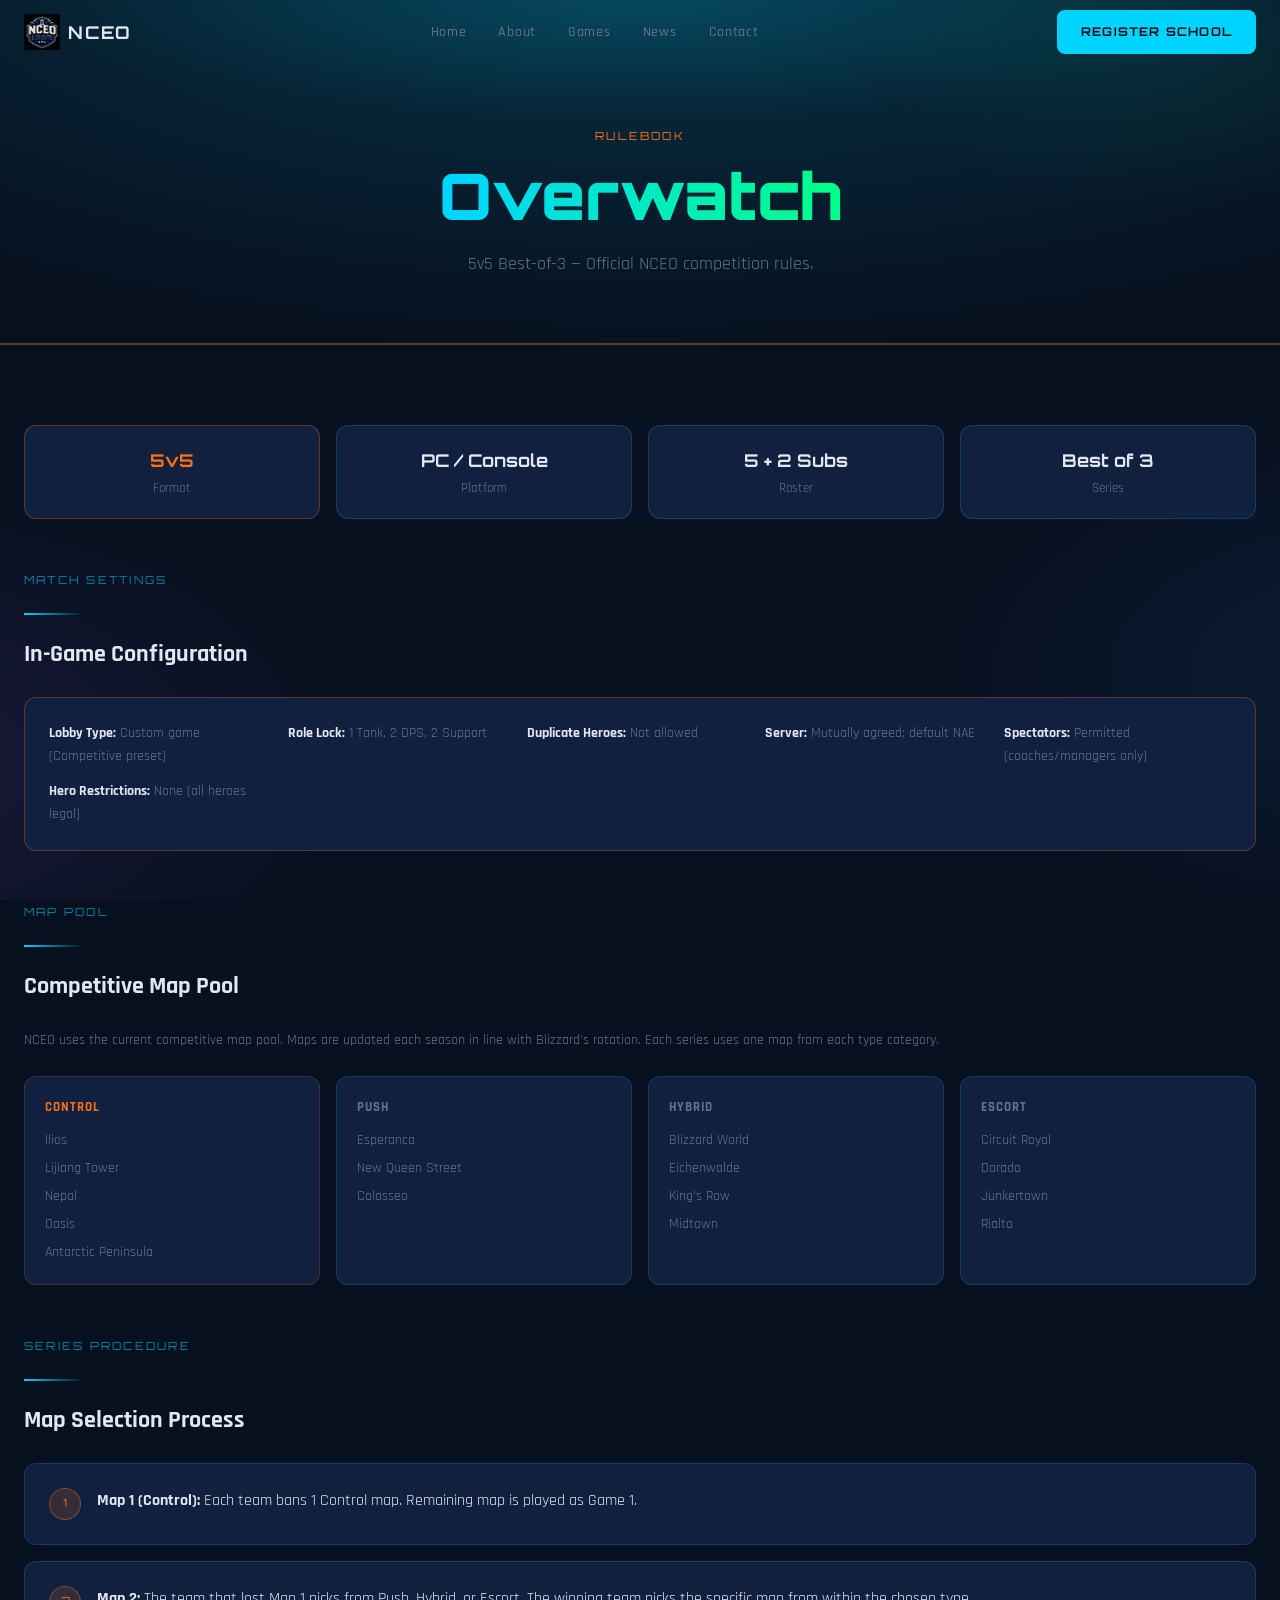
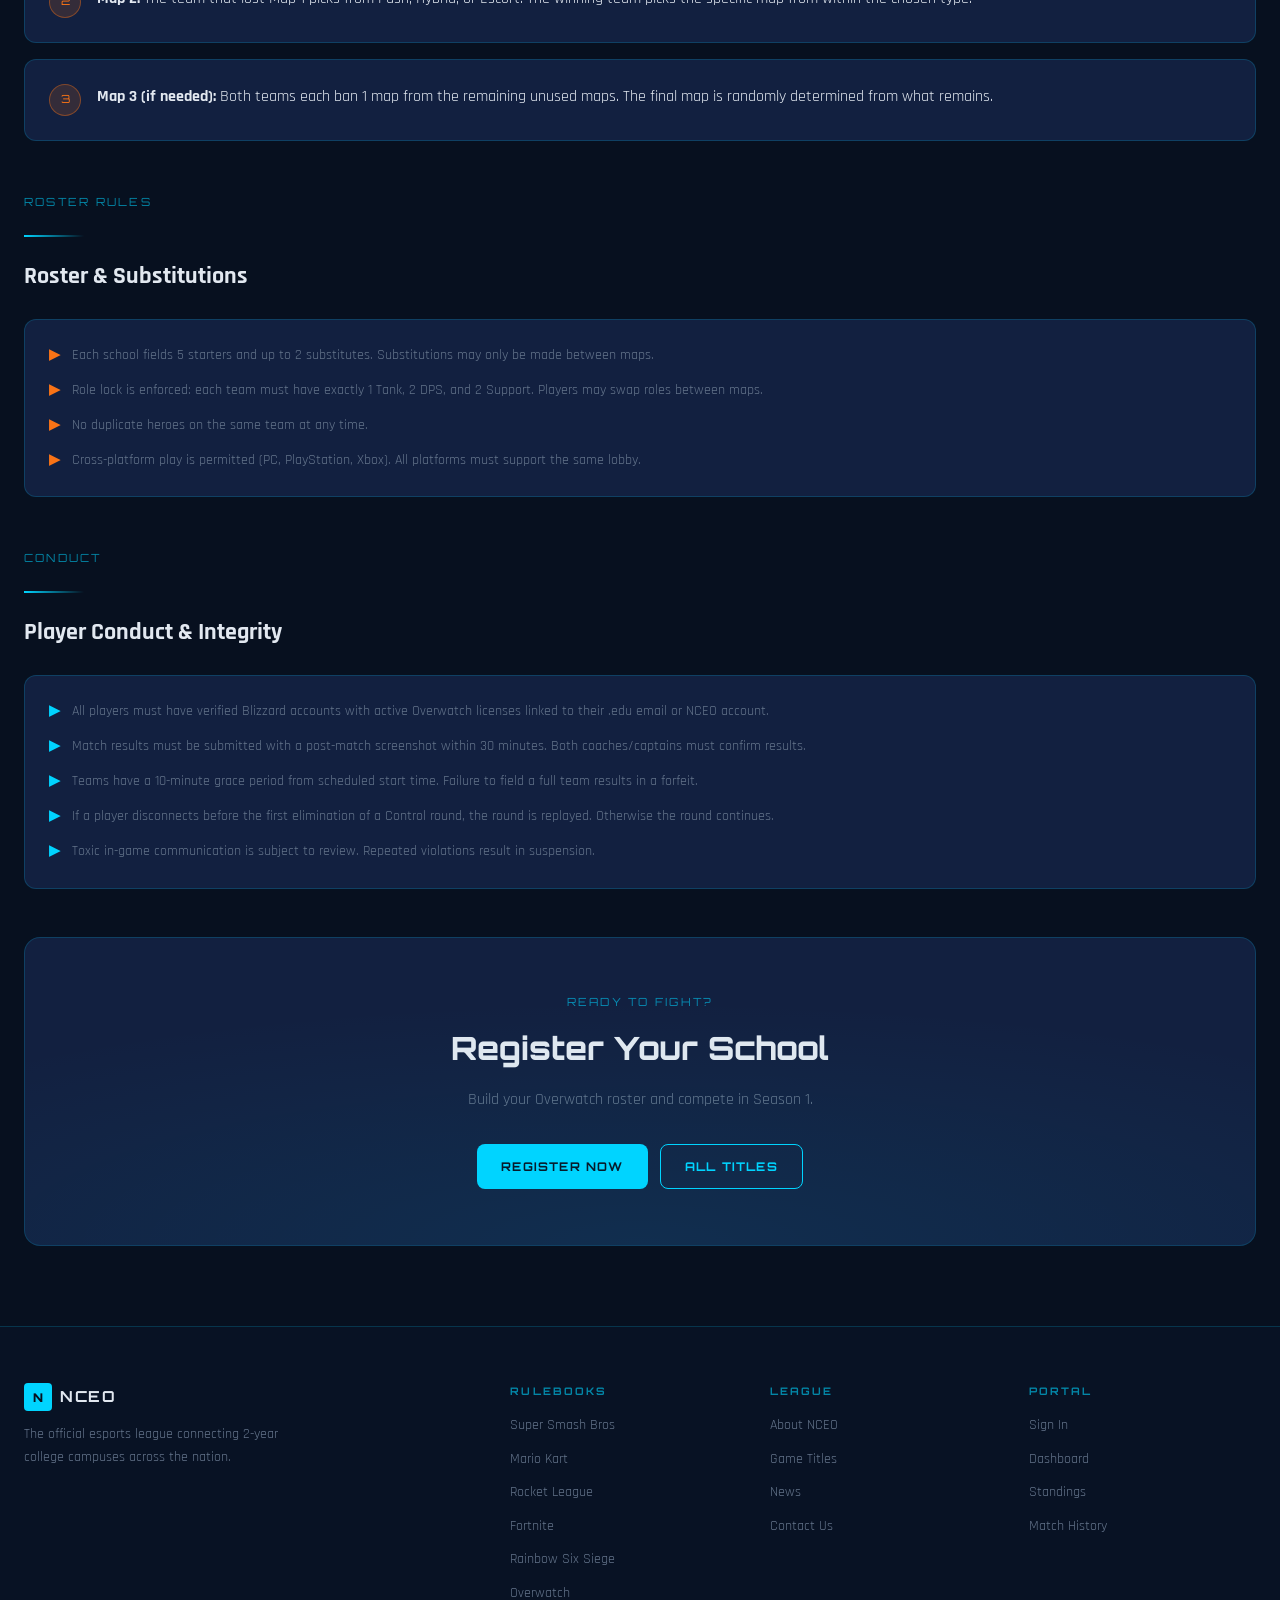
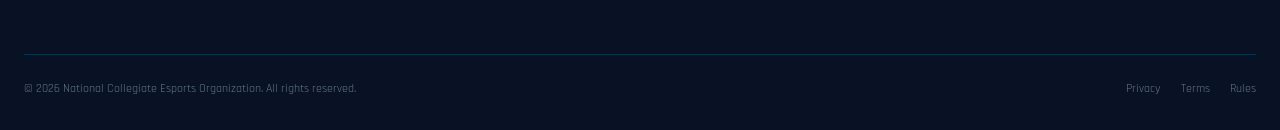
<file: rules/overwatch.html>
<!DOCTYPE html>
<html lang="en">
<head>
  <meta charset="UTF-8" />
  <meta name="viewport" content="width=device-width, initial-scale=1.0" />
  <title>Overwatch Rulebook — NCEO</title>
  <meta name="description" content="Official NCEO rulebook for Overwatch competition. 5v5 best-of-3 format." />
  <link rel="icon" href="../nceo-logo.png" />
  <link rel="stylesheet" href="../css/style.css" />
</head>
<body>

<nav class="nav" role="navigation">
  <div class="container">
    <div class="nav-inner">
      <a href="../index.html" class="nav-brand">
        <img src="../nceo-logo.png" alt="NCEO" />
        NCEO
      </a>
      <ul class="nav-links" role="list">
        <li><a href="../index.html">Home</a></li>
        <li><a href="../about.html">About</a></li>
        <li><a href="../games.html">Games</a></li>
        <li><a href="../news.html">News</a></li>
        <li><a href="../contact.html">Contact</a></li>
      </ul>
      <div class="nav-actions">
        <a href="../contact.html" class="btn-primary">Register School</a>
      </div>
      <button class="nav-hamburger" aria-label="Toggle menu" aria-expanded="false">
        <svg width="22" height="22" viewBox="0 0 22 22" fill="none">
          <path d="M3 6h16M3 11h16M3 16h16" stroke="currentColor" stroke-width="1.8" stroke-linecap="round"/>
        </svg>
      </button>
    </div>
  </div>
  <div class="nav-mobile" role="menu">
    <a href="../index.html">Home</a>
    <a href="../about.html">About</a>
    <a href="../games.html">Games</a>
    <a href="../news.html">News</a>
    <a href="../contact.html">Contact</a>
    <a href="../contact.html" class="btn-primary">Register School</a>
  </div>
</nav>

<header class="page-hero" style="border-bottom:2px solid rgba(249,115,22,0.4)">
  <div class="container">
    <span class="section-label animate-in" style="color:#F97316">Rulebook</span>
    <h1 class="animate-in delay-1"><span style="color:#F97316">Overwatch</span></h1>
    <p class="animate-in delay-2">5v5 Best-of-3 &mdash; Official NCEO competition rules.</p>
  </div>
</header>

<section class="section">
  <div class="container">

    <div style="display:grid;grid-template-columns:repeat(auto-fit,minmax(160px,1fr));gap:1rem;margin-bottom:3rem">
      <div style="background:var(--elevated);border:1px solid rgba(249,115,22,0.3);border-radius:0.75rem;padding:1.25rem;text-align:center">
        <div style="font-family:var(--font-orbitron);font-size:1.1rem;color:#F97316;font-weight:700">5v5</div>
        <div style="font-size:0.8rem;color:var(--muted);margin-top:0.25rem">Format</div>
      </div>
      <div style="background:var(--elevated);border:1px solid var(--border);border-radius:0.75rem;padding:1.25rem;text-align:center">
        <div style="font-family:var(--font-orbitron);font-size:1.1rem;color:var(--text);font-weight:700">PC / Console</div>
        <div style="font-size:0.8rem;color:var(--muted);margin-top:0.25rem">Platform</div>
      </div>
      <div style="background:var(--elevated);border:1px solid var(--border);border-radius:0.75rem;padding:1.25rem;text-align:center">
        <div style="font-family:var(--font-orbitron);font-size:1.1rem;color:var(--text);font-weight:700">5 + 2 Subs</div>
        <div style="font-size:0.8rem;color:var(--muted);margin-top:0.25rem">Roster</div>
      </div>
      <div style="background:var(--elevated);border:1px solid var(--border);border-radius:0.75rem;padding:1.25rem;text-align:center">
        <div style="font-family:var(--font-orbitron);font-size:1.1rem;color:var(--text);font-weight:700">Best of 3</div>
        <div style="font-size:0.8rem;color:var(--muted);margin-top:0.25rem">Series</div>
      </div>
    </div>

    <div style="margin-bottom:3rem">
      <span class="section-label">Match Settings</span>
      <div class="divider"></div>
      <h2 style="margin-bottom:1.5rem">In-Game Configuration</h2>
      <div style="background:var(--elevated);border:1px solid rgba(249,115,22,0.3);border-radius:0.75rem;padding:1.5rem">
        <div style="display:grid;grid-template-columns:repeat(auto-fit,minmax(200px,1fr));gap:0.75rem">
          <div style="font-size:0.9rem;color:var(--muted)"><strong style="color:var(--text)">Lobby Type:</strong> Custom game (Competitive preset)</div>
          <div style="font-size:0.9rem;color:var(--muted)"><strong style="color:var(--text)">Role Lock:</strong> 1 Tank, 2 DPS, 2 Support</div>
          <div style="font-size:0.9rem;color:var(--muted)"><strong style="color:var(--text)">Duplicate Heroes:</strong> Not allowed</div>
          <div style="font-size:0.9rem;color:var(--muted)"><strong style="color:var(--text)">Server:</strong> Mutually agreed; default NAE</div>
          <div style="font-size:0.9rem;color:var(--muted)"><strong style="color:var(--text)">Spectators:</strong> Permitted (coaches/managers only)</div>
          <div style="font-size:0.9rem;color:var(--muted)"><strong style="color:var(--text)">Hero Restrictions:</strong> None (all heroes legal)</div>
        </div>
      </div>
    </div>

    <div style="margin-bottom:3rem">
      <span class="section-label">Map Pool</span>
      <div class="divider"></div>
      <h2 style="margin-bottom:1.5rem">Competitive Map Pool</h2>
      <p style="color:var(--muted);font-size:0.9rem;margin-bottom:1.5rem">NCEO uses the current competitive map pool. Maps are updated each season in line with Blizzard's rotation. Each series uses one map from each type category.</p>
      <div style="display:grid;grid-template-columns:repeat(auto-fit,minmax(240px,1fr));gap:1rem">
        <div style="background:var(--elevated);border:1px solid rgba(249,115,22,0.2);border-radius:0.75rem;padding:1.25rem">
          <h4 style="color:#F97316;font-size:0.8rem;letter-spacing:0.08em;text-transform:uppercase;margin-bottom:0.75rem">Control</h4>
          <ul style="list-style:none;padding:0;margin:0;font-size:0.85rem;color:var(--muted);display:flex;flex-direction:column;gap:0.4rem">
            <li>Ilios</li><li>Lijiang Tower</li><li>Nepal</li><li>Oasis</li><li>Antarctic Peninsula</li>
          </ul>
        </div>
        <div style="background:var(--elevated);border:1px solid var(--border);border-radius:0.75rem;padding:1.25rem">
          <h4 style="color:var(--muted);font-size:0.8rem;letter-spacing:0.08em;text-transform:uppercase;margin-bottom:0.75rem">Push</h4>
          <ul style="list-style:none;padding:0;margin:0;font-size:0.85rem;color:var(--muted);display:flex;flex-direction:column;gap:0.4rem">
            <li>Esperanca</li><li>New Queen Street</li><li>Colosseo</li>
          </ul>
        </div>
        <div style="background:var(--elevated);border:1px solid var(--border);border-radius:0.75rem;padding:1.25rem">
          <h4 style="color:var(--muted);font-size:0.8rem;letter-spacing:0.08em;text-transform:uppercase;margin-bottom:0.75rem">Hybrid</h4>
          <ul style="list-style:none;padding:0;margin:0;font-size:0.85rem;color:var(--muted);display:flex;flex-direction:column;gap:0.4rem">
            <li>Blizzard World</li><li>Eichenwalde</li><li>King's Row</li><li>Midtown</li>
          </ul>
        </div>
        <div style="background:var(--elevated);border:1px solid var(--border);border-radius:0.75rem;padding:1.25rem">
          <h4 style="color:var(--muted);font-size:0.8rem;letter-spacing:0.08em;text-transform:uppercase;margin-bottom:0.75rem">Escort</h4>
          <ul style="list-style:none;padding:0;margin:0;font-size:0.85rem;color:var(--muted);display:flex;flex-direction:column;gap:0.4rem">
            <li>Circuit Royal</li><li>Dorado</li><li>Junkertown</li><li>Rialto</li>
          </ul>
        </div>
      </div>
    </div>

    <div style="margin-bottom:3rem">
      <span class="section-label">Series Procedure</span>
      <div class="divider"></div>
      <h2 style="margin-bottom:1.5rem">Map Selection Process</h2>
      <div style="display:flex;flex-direction:column;gap:1rem">
        <div style="background:var(--elevated);border:1px solid var(--border);border-radius:0.75rem;padding:1.5rem;display:flex;gap:1rem;align-items:flex-start">
          <div style="width:32px;height:32px;background:rgba(249,115,22,0.15);border:1px solid rgba(249,115,22,0.4);border-radius:50%;display:flex;align-items:center;justify-content:center;font-family:var(--font-orbitron);font-size:0.7rem;color:#F97316;flex-shrink:0">1</div>
          <div><strong>Map 1 (Control):</strong> Each team bans 1 Control map. Remaining map is played as Game 1.</div>
        </div>
        <div style="background:var(--elevated);border:1px solid var(--border);border-radius:0.75rem;padding:1.5rem;display:flex;gap:1rem;align-items:flex-start">
          <div style="width:32px;height:32px;background:rgba(249,115,22,0.15);border:1px solid rgba(249,115,22,0.4);border-radius:50%;display:flex;align-items:center;justify-content:center;font-family:var(--font-orbitron);font-size:0.7rem;color:#F97316;flex-shrink:0">2</div>
          <div><strong>Map 2:</strong> The team that lost Map 1 picks from Push, Hybrid, or Escort. The winning team picks the specific map from within the chosen type.</div>
        </div>
        <div style="background:var(--elevated);border:1px solid var(--border);border-radius:0.75rem;padding:1.5rem;display:flex;gap:1rem;align-items:flex-start">
          <div style="width:32px;height:32px;background:rgba(249,115,22,0.15);border:1px solid rgba(249,115,22,0.4);border-radius:50%;display:flex;align-items:center;justify-content:center;font-family:var(--font-orbitron);font-size:0.7rem;color:#F97316;flex-shrink:0">3</div>
          <div><strong>Map 3 (if needed):</strong> Both teams each ban 1 map from the remaining unused maps. The final map is randomly determined from what remains.</div>
        </div>
      </div>
    </div>

    <div style="margin-bottom:3rem">
      <span class="section-label">Roster Rules</span>
      <div class="divider"></div>
      <h2 style="margin-bottom:1.5rem">Roster &amp; Substitutions</h2>
      <div style="background:var(--elevated);border:1px solid var(--border);border-radius:0.75rem;padding:1.5rem">
        <ul style="list-style:none;padding:0;margin:0;display:flex;flex-direction:column;gap:0.75rem;font-size:0.9rem;color:var(--muted)">
          <li style="display:flex;gap:0.75rem;align-items:flex-start"><span style="color:#F97316;font-weight:700;flex-shrink:0">&#9654;</span> Each school fields 5 starters and up to 2 substitutes. Substitutions may only be made between maps.</li>
          <li style="display:flex;gap:0.75rem;align-items:flex-start"><span style="color:#F97316;font-weight:700;flex-shrink:0">&#9654;</span> Role lock is enforced: each team must have exactly 1 Tank, 2 DPS, and 2 Support. Players may swap roles between maps.</li>
          <li style="display:flex;gap:0.75rem;align-items:flex-start"><span style="color:#F97316;font-weight:700;flex-shrink:0">&#9654;</span> No duplicate heroes on the same team at any time.</li>
          <li style="display:flex;gap:0.75rem;align-items:flex-start"><span style="color:#F97316;font-weight:700;flex-shrink:0">&#9654;</span> Cross-platform play is permitted (PC, PlayStation, Xbox). All platforms must support the same lobby.</li>
        </ul>
      </div>
    </div>

    <div style="margin-bottom:3rem">
      <span class="section-label">Conduct</span>
      <div class="divider"></div>
      <h2 style="margin-bottom:1.5rem">Player Conduct &amp; Integrity</h2>
      <div style="background:var(--elevated);border:1px solid var(--border);border-radius:0.75rem;padding:1.5rem">
        <ul style="list-style:none;padding:0;margin:0;display:flex;flex-direction:column;gap:0.75rem;font-size:0.9rem;color:var(--muted)">
          <li style="display:flex;gap:0.75rem;align-items:flex-start"><span style="color:var(--accent);font-weight:700;flex-shrink:0">&#9654;</span> All players must have verified Blizzard accounts with active Overwatch licenses linked to their .edu email or NCEO account.</li>
          <li style="display:flex;gap:0.75rem;align-items:flex-start"><span style="color:var(--accent);font-weight:700;flex-shrink:0">&#9654;</span> Match results must be submitted with a post-match screenshot within 30 minutes. Both coaches/captains must confirm results.</li>
          <li style="display:flex;gap:0.75rem;align-items:flex-start"><span style="color:var(--accent);font-weight:700;flex-shrink:0">&#9654;</span> Teams have a 10-minute grace period from scheduled start time. Failure to field a full team results in a forfeit.</li>
          <li style="display:flex;gap:0.75rem;align-items:flex-start"><span style="color:var(--accent);font-weight:700;flex-shrink:0">&#9654;</span> If a player disconnects before the first elimination of a Control round, the round is replayed. Otherwise the round continues.</li>
          <li style="display:flex;gap:0.75rem;align-items:flex-start"><span style="color:var(--accent);font-weight:700;flex-shrink:0">&#9654;</span> Toxic in-game communication is subject to review. Repeated violations result in suspension.</li>
        </ul>
      </div>
    </div>

    <div class="cta-banner">
      <span class="section-label" style="display:block;margin-bottom:0.75rem">Ready to fight?</span>
      <h2>Register Your School</h2>
      <p>Build your Overwatch roster and compete in Season 1.</p>
      <div class="cta-actions">
        <a href="../contact.html" class="btn-primary">Register Now</a>
        <a href="../games.html" class="btn-outline">All Titles</a>
      </div>
    </div>

  </div>
</section>

<footer class="footer">
  <div class="container">
    <div class="footer-grid">
      <div class="footer-brand">
        <div class="footer-logo">
          <div class="footer-logo-box">N</div>
          <span>NCEO</span>
        </div>
        <p class="footer-tagline">The official esports league connecting 2-year college campuses across the nation.</p>
      </div>
      <div class="footer-col">
        <h4>Rulebooks</h4>
        <ul>
          <li><a href="ssbu.html">Super Smash Bros</a></li>
          <li><a href="mk.html">Mario Kart</a></li>
          <li><a href="rl.html">Rocket League</a></li>
          <li><a href="fortnite.html">Fortnite</a></li>
          <li><a href="r6.html">Rainbow Six Siege</a></li>
          <li><a href="overwatch.html">Overwatch</a></li>
        </ul>
      </div>
      <div class="footer-col">
        <h4>League</h4>
        <ul>
          <li><a href="../about.html">About NCEO</a></li>
          <li><a href="../games.html">Game Titles</a></li>
          <li><a href="../news.html">News</a></li>
          <li><a href="../contact.html">Contact Us</a></li>
        </ul>
      </div>
      <div class="footer-col">
        <h4>Portal</h4>
        <ul>
          <li><a href="#">Sign In</a></li>
          <li><a href="#">Dashboard</a></li>
          <li><a href="#">Standings</a></li>
          <li><a href="#">Match History</a></li>
        </ul>
      </div>
    </div>
    <div class="footer-bottom">
      <p>&copy; <script>document.write(new Date().getFullYear())</script> National Collegiate Esports Organization. All rights reserved.</p>
      <div class="footer-legal">
        <a href="#">Privacy</a>
        <a href="#">Terms</a>
        <a href="../games.html">Rules</a>
      </div>
    </div>
  </div>
</footer>

<script src="../js/main.js"></script>
</body>
</html>
</file>
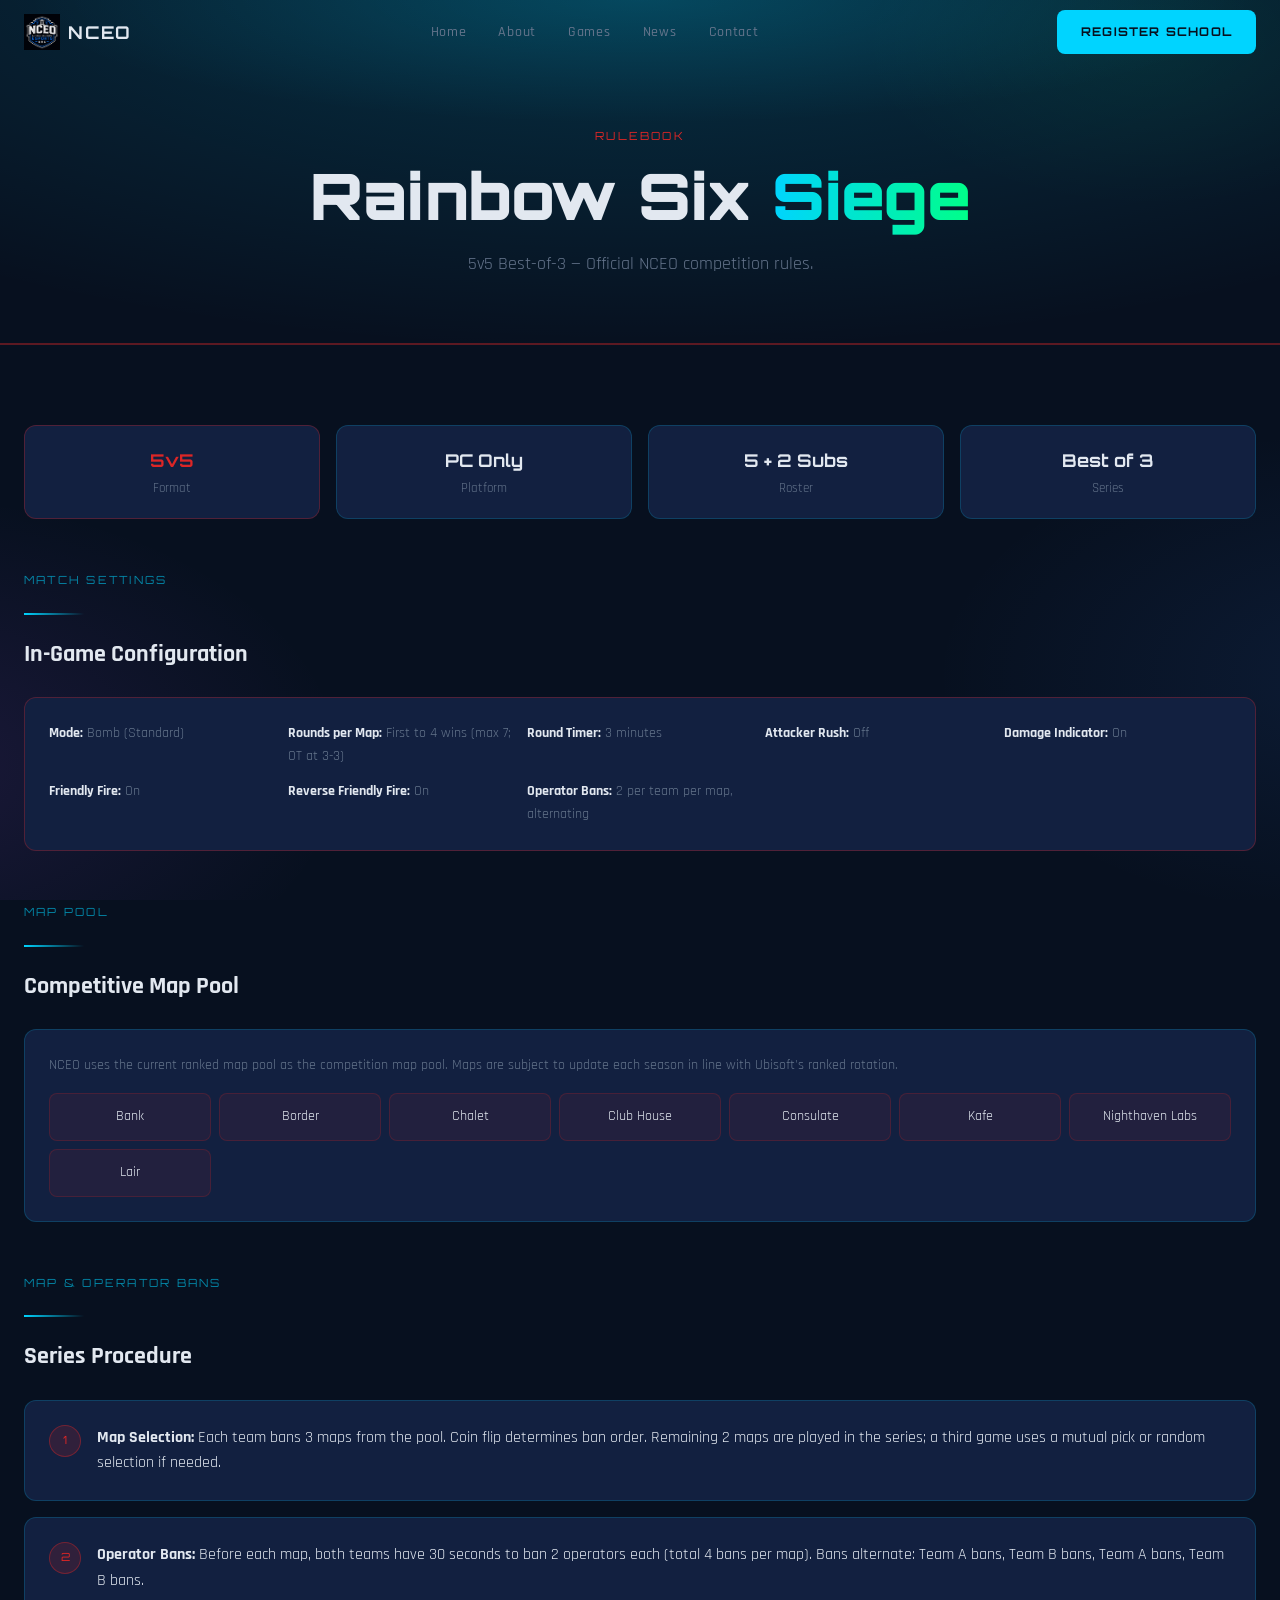
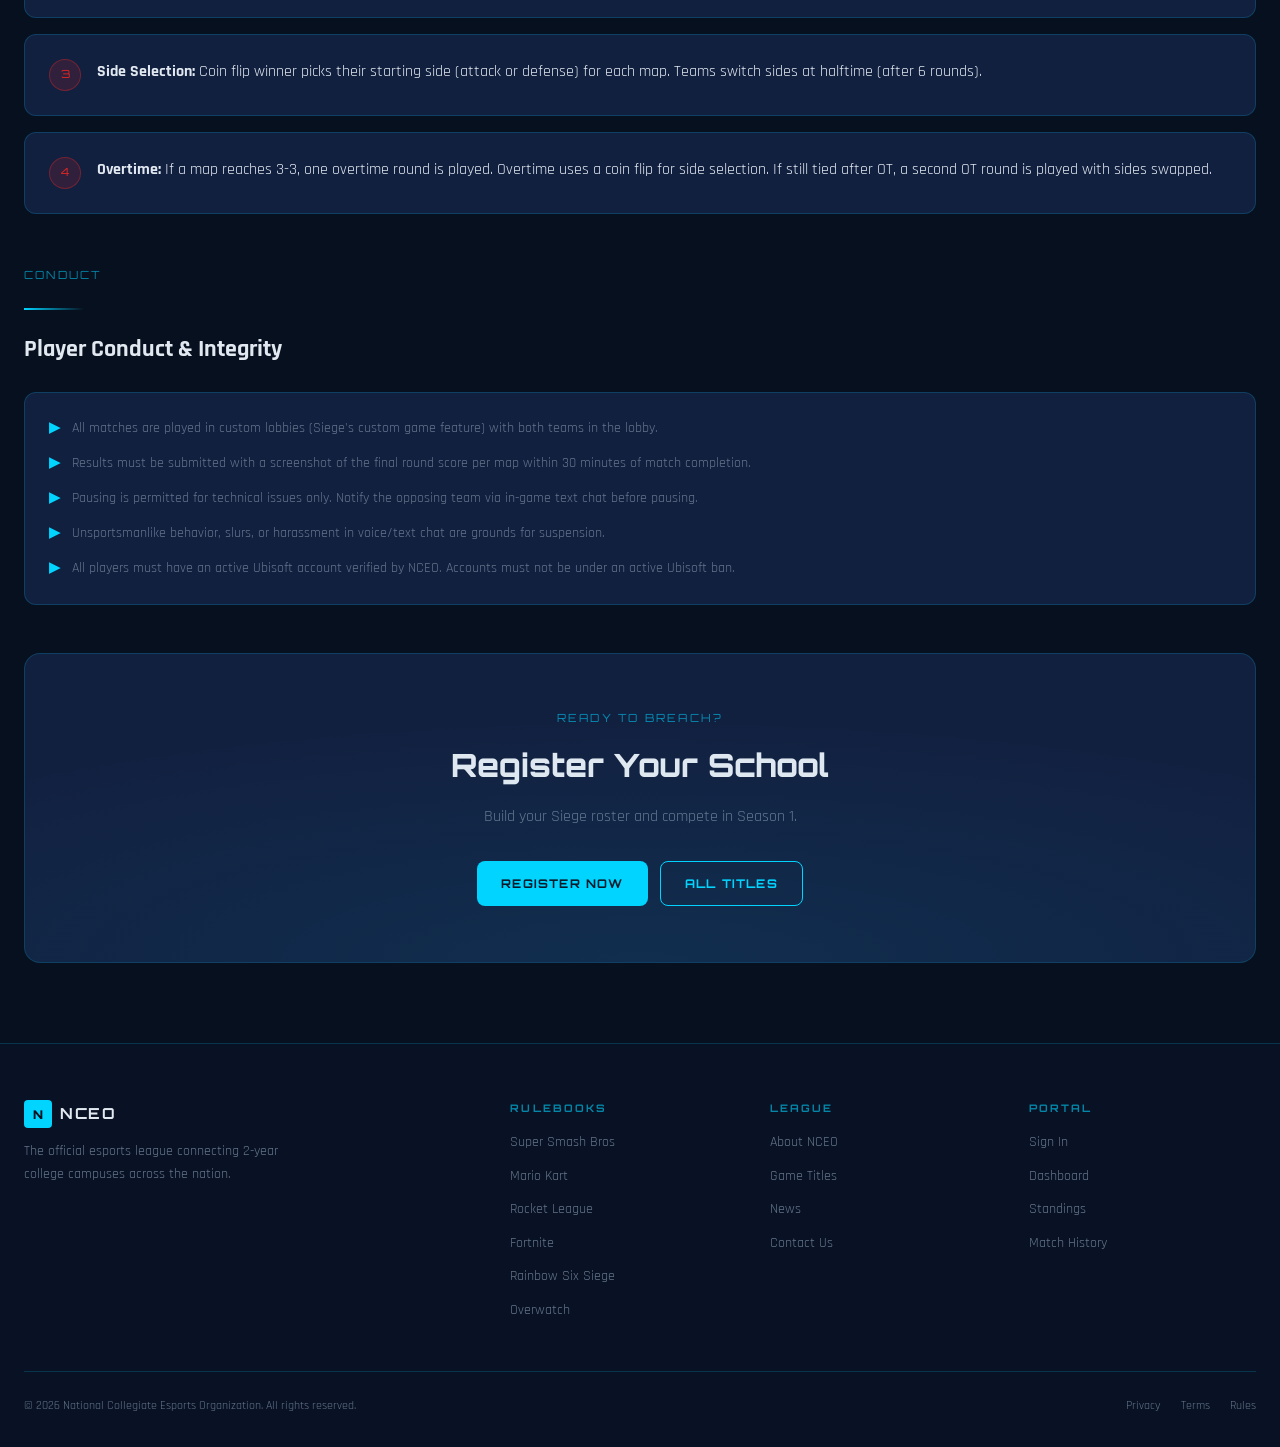
<file: rules/r6.html>
<!DOCTYPE html>
<html lang="en">
<head>
  <meta charset="UTF-8" />
  <meta name="viewport" content="width=device-width, initial-scale=1.0" />
  <title>Rainbow Six Siege Rulebook — NCEO</title>
  <meta name="description" content="Official NCEO rulebook for Rainbow Six Siege competition. 5v5 best-of-3 format." />
  <link rel="icon" href="../nceo-logo.png" />
  <link rel="stylesheet" href="../css/style.css" />
</head>
<body>

<nav class="nav" role="navigation">
  <div class="container">
    <div class="nav-inner">
      <a href="../index.html" class="nav-brand">
        <img src="../nceo-logo.png" alt="NCEO" />
        NCEO
      </a>
      <ul class="nav-links" role="list">
        <li><a href="../index.html">Home</a></li>
        <li><a href="../about.html">About</a></li>
        <li><a href="../games.html">Games</a></li>
        <li><a href="../news.html">News</a></li>
        <li><a href="../contact.html">Contact</a></li>
      </ul>
      <div class="nav-actions">
        <a href="../contact.html" class="btn-primary">Register School</a>
      </div>
      <button class="nav-hamburger" aria-label="Toggle menu" aria-expanded="false">
        <svg width="22" height="22" viewBox="0 0 22 22" fill="none">
          <path d="M3 6h16M3 11h16M3 16h16" stroke="currentColor" stroke-width="1.8" stroke-linecap="round"/>
        </svg>
      </button>
    </div>
  </div>
  <div class="nav-mobile" role="menu">
    <a href="../index.html">Home</a>
    <a href="../about.html">About</a>
    <a href="../games.html">Games</a>
    <a href="../news.html">News</a>
    <a href="../contact.html">Contact</a>
    <a href="../contact.html" class="btn-primary">Register School</a>
  </div>
</nav>

<header class="page-hero" style="border-bottom:2px solid rgba(220,38,38,0.4)">
  <div class="container">
    <span class="section-label animate-in" style="color:#DC2626">Rulebook</span>
    <h1 class="animate-in delay-1">Rainbow Six <span style="color:#DC2626">Siege</span></h1>
    <p class="animate-in delay-2">5v5 Best-of-3 &mdash; Official NCEO competition rules.</p>
  </div>
</header>

<section class="section">
  <div class="container">

    <div style="display:grid;grid-template-columns:repeat(auto-fit,minmax(160px,1fr));gap:1rem;margin-bottom:3rem">
      <div style="background:var(--elevated);border:1px solid rgba(220,38,38,0.3);border-radius:0.75rem;padding:1.25rem;text-align:center">
        <div style="font-family:var(--font-orbitron);font-size:1.1rem;color:#DC2626;font-weight:700">5v5</div>
        <div style="font-size:0.8rem;color:var(--muted);margin-top:0.25rem">Format</div>
      </div>
      <div style="background:var(--elevated);border:1px solid var(--border);border-radius:0.75rem;padding:1.25rem;text-align:center">
        <div style="font-family:var(--font-orbitron);font-size:1.1rem;color:var(--text);font-weight:700">PC Only</div>
        <div style="font-size:0.8rem;color:var(--muted);margin-top:0.25rem">Platform</div>
      </div>
      <div style="background:var(--elevated);border:1px solid var(--border);border-radius:0.75rem;padding:1.25rem;text-align:center">
        <div style="font-family:var(--font-orbitron);font-size:1.1rem;color:var(--text);font-weight:700">5 + 2 Subs</div>
        <div style="font-size:0.8rem;color:var(--muted);margin-top:0.25rem">Roster</div>
      </div>
      <div style="background:var(--elevated);border:1px solid var(--border);border-radius:0.75rem;padding:1.25rem;text-align:center">
        <div style="font-family:var(--font-orbitron);font-size:1.1rem;color:var(--text);font-weight:700">Best of 3</div>
        <div style="font-size:0.8rem;color:var(--muted);margin-top:0.25rem">Series</div>
      </div>
    </div>

    <div style="margin-bottom:3rem">
      <span class="section-label">Match Settings</span>
      <div class="divider"></div>
      <h2 style="margin-bottom:1.5rem">In-Game Configuration</h2>
      <div style="background:var(--elevated);border:1px solid rgba(220,38,38,0.3);border-radius:0.75rem;padding:1.5rem">
        <div style="display:grid;grid-template-columns:repeat(auto-fit,minmax(200px,1fr));gap:0.75rem">
          <div style="font-size:0.9rem;color:var(--muted)"><strong style="color:var(--text)">Mode:</strong> Bomb (Standard)</div>
          <div style="font-size:0.9rem;color:var(--muted)"><strong style="color:var(--text)">Rounds per Map:</strong> First to 4 wins (max 7; OT at 3-3)</div>
          <div style="font-size:0.9rem;color:var(--muted)"><strong style="color:var(--text)">Round Timer:</strong> 3 minutes</div>
          <div style="font-size:0.9rem;color:var(--muted)"><strong style="color:var(--text)">Attacker Rush:</strong> Off</div>
          <div style="font-size:0.9rem;color:var(--muted)"><strong style="color:var(--text)">Damage Indicator:</strong> On</div>
          <div style="font-size:0.9rem;color:var(--muted)"><strong style="color:var(--text)">Friendly Fire:</strong> On</div>
          <div style="font-size:0.9rem;color:var(--muted)"><strong style="color:var(--text)">Reverse Friendly Fire:</strong> On</div>
          <div style="font-size:0.9rem;color:var(--muted)"><strong style="color:var(--text)">Operator Bans:</strong> 2 per team per map, alternating</div>
        </div>
      </div>
    </div>

    <div style="margin-bottom:3rem">
      <span class="section-label">Map Pool</span>
      <div class="divider"></div>
      <h2 style="margin-bottom:1.5rem">Competitive Map Pool</h2>
      <div style="background:var(--elevated);border:1px solid var(--border);border-radius:0.75rem;padding:1.5rem">
        <p style="font-size:0.9rem;color:var(--muted);margin-bottom:1rem">NCEO uses the current ranked map pool as the competition map pool. Maps are subject to update each season in line with Ubisoft's ranked rotation.</p>
        <div style="display:grid;grid-template-columns:repeat(auto-fit,minmax(150px,1fr));gap:0.5rem">
          <div style="background:rgba(220,38,38,0.08);border:1px solid rgba(220,38,38,0.2);border-radius:0.5rem;padding:0.75rem;font-size:0.85rem;color:var(--text);text-align:center">Bank</div>
          <div style="background:rgba(220,38,38,0.08);border:1px solid rgba(220,38,38,0.2);border-radius:0.5rem;padding:0.75rem;font-size:0.85rem;color:var(--text);text-align:center">Border</div>
          <div style="background:rgba(220,38,38,0.08);border:1px solid rgba(220,38,38,0.2);border-radius:0.5rem;padding:0.75rem;font-size:0.85rem;color:var(--text);text-align:center">Chalet</div>
          <div style="background:rgba(220,38,38,0.08);border:1px solid rgba(220,38,38,0.2);border-radius:0.5rem;padding:0.75rem;font-size:0.85rem;color:var(--text);text-align:center">Club House</div>
          <div style="background:rgba(220,38,38,0.08);border:1px solid rgba(220,38,38,0.2);border-radius:0.5rem;padding:0.75rem;font-size:0.85rem;color:var(--text);text-align:center">Consulate</div>
          <div style="background:rgba(220,38,38,0.08);border:1px solid rgba(220,38,38,0.2);border-radius:0.5rem;padding:0.75rem;font-size:0.85rem;color:var(--text);text-align:center">Kafe</div>
          <div style="background:rgba(220,38,38,0.08);border:1px solid rgba(220,38,38,0.2);border-radius:0.5rem;padding:0.75rem;font-size:0.85rem;color:var(--text);text-align:center">Nighthaven Labs</div>
          <div style="background:rgba(220,38,38,0.08);border:1px solid rgba(220,38,38,0.2);border-radius:0.5rem;padding:0.75rem;font-size:0.85rem;color:var(--text);text-align:center">Lair</div>
        </div>
      </div>
    </div>

    <div style="margin-bottom:3rem">
      <span class="section-label">Map &amp; Operator Bans</span>
      <div class="divider"></div>
      <h2 style="margin-bottom:1.5rem">Series Procedure</h2>
      <div style="display:flex;flex-direction:column;gap:1rem">
        <div style="background:var(--elevated);border:1px solid var(--border);border-radius:0.75rem;padding:1.5rem;display:flex;gap:1rem;align-items:flex-start">
          <div style="width:32px;height:32px;background:rgba(220,38,38,0.15);border:1px solid rgba(220,38,38,0.4);border-radius:50%;display:flex;align-items:center;justify-content:center;font-family:var(--font-orbitron);font-size:0.7rem;color:#DC2626;flex-shrink:0">1</div>
          <div><strong>Map Selection:</strong> Each team bans 3 maps from the pool. Coin flip determines ban order. Remaining 2 maps are played in the series; a third game uses a mutual pick or random selection if needed.</div>
        </div>
        <div style="background:var(--elevated);border:1px solid var(--border);border-radius:0.75rem;padding:1.5rem;display:flex;gap:1rem;align-items:flex-start">
          <div style="width:32px;height:32px;background:rgba(220,38,38,0.15);border:1px solid rgba(220,38,38,0.4);border-radius:50%;display:flex;align-items:center;justify-content:center;font-family:var(--font-orbitron);font-size:0.7rem;color:#DC2626;flex-shrink:0">2</div>
          <div><strong>Operator Bans:</strong> Before each map, both teams have 30 seconds to ban 2 operators each (total 4 bans per map). Bans alternate: Team A bans, Team B bans, Team A bans, Team B bans.</div>
        </div>
        <div style="background:var(--elevated);border:1px solid var(--border);border-radius:0.75rem;padding:1.5rem;display:flex;gap:1rem;align-items:flex-start">
          <div style="width:32px;height:32px;background:rgba(220,38,38,0.15);border:1px solid rgba(220,38,38,0.4);border-radius:50%;display:flex;align-items:center;justify-content:center;font-family:var(--font-orbitron);font-size:0.7rem;color:#DC2626;flex-shrink:0">3</div>
          <div><strong>Side Selection:</strong> Coin flip winner picks their starting side (attack or defense) for each map. Teams switch sides at halftime (after 6 rounds).</div>
        </div>
        <div style="background:var(--elevated);border:1px solid var(--border);border-radius:0.75rem;padding:1.5rem;display:flex;gap:1rem;align-items:flex-start">
          <div style="width:32px;height:32px;background:rgba(220,38,38,0.15);border:1px solid rgba(220,38,38,0.4);border-radius:50%;display:flex;align-items:center;justify-content:center;font-family:var(--font-orbitron);font-size:0.7rem;color:#DC2626;flex-shrink:0">4</div>
          <div><strong>Overtime:</strong> If a map reaches 3-3, one overtime round is played. Overtime uses a coin flip for side selection. If still tied after OT, a second OT round is played with sides swapped.</div>
        </div>
      </div>
    </div>

    <div style="margin-bottom:3rem">
      <span class="section-label">Conduct</span>
      <div class="divider"></div>
      <h2 style="margin-bottom:1.5rem">Player Conduct &amp; Integrity</h2>
      <div style="background:var(--elevated);border:1px solid var(--border);border-radius:0.75rem;padding:1.5rem">
        <ul style="list-style:none;padding:0;margin:0;display:flex;flex-direction:column;gap:0.75rem;font-size:0.9rem;color:var(--muted)">
          <li style="display:flex;gap:0.75rem;align-items:flex-start"><span style="color:var(--accent);font-weight:700;flex-shrink:0">&#9654;</span> All matches are played in custom lobbies (Siege's custom game feature) with both teams in the lobby.</li>
          <li style="display:flex;gap:0.75rem;align-items:flex-start"><span style="color:var(--accent);font-weight:700;flex-shrink:0">&#9654;</span> Results must be submitted with a screenshot of the final round score per map within 30 minutes of match completion.</li>
          <li style="display:flex;gap:0.75rem;align-items:flex-start"><span style="color:var(--accent);font-weight:700;flex-shrink:0">&#9654;</span> Pausing is permitted for technical issues only. Notify the opposing team via in-game text chat before pausing.</li>
          <li style="display:flex;gap:0.75rem;align-items:flex-start"><span style="color:var(--accent);font-weight:700;flex-shrink:0">&#9654;</span> Unsportsmanlike behavior, slurs, or harassment in voice/text chat are grounds for suspension.</li>
          <li style="display:flex;gap:0.75rem;align-items:flex-start"><span style="color:var(--accent);font-weight:700;flex-shrink:0">&#9654;</span> All players must have an active Ubisoft account verified by NCEO. Accounts must not be under an active Ubisoft ban.</li>
        </ul>
      </div>
    </div>

    <div class="cta-banner">
      <span class="section-label" style="display:block;margin-bottom:0.75rem">Ready to breach?</span>
      <h2>Register Your School</h2>
      <p>Build your Siege roster and compete in Season 1.</p>
      <div class="cta-actions">
        <a href="../contact.html" class="btn-primary">Register Now</a>
        <a href="../games.html" class="btn-outline">All Titles</a>
      </div>
    </div>

  </div>
</section>

<footer class="footer">
  <div class="container">
    <div class="footer-grid">
      <div class="footer-brand">
        <div class="footer-logo">
          <div class="footer-logo-box">N</div>
          <span>NCEO</span>
        </div>
        <p class="footer-tagline">The official esports league connecting 2-year college campuses across the nation.</p>
      </div>
      <div class="footer-col">
        <h4>Rulebooks</h4>
        <ul>
          <li><a href="ssbu.html">Super Smash Bros</a></li>
          <li><a href="mk.html">Mario Kart</a></li>
          <li><a href="rl.html">Rocket League</a></li>
          <li><a href="fortnite.html">Fortnite</a></li>
          <li><a href="r6.html">Rainbow Six Siege</a></li>
          <li><a href="overwatch.html">Overwatch</a></li>
        </ul>
      </div>
      <div class="footer-col">
        <h4>League</h4>
        <ul>
          <li><a href="../about.html">About NCEO</a></li>
          <li><a href="../games.html">Game Titles</a></li>
          <li><a href="../news.html">News</a></li>
          <li><a href="../contact.html">Contact Us</a></li>
        </ul>
      </div>
      <div class="footer-col">
        <h4>Portal</h4>
        <ul>
          <li><a href="#">Sign In</a></li>
          <li><a href="#">Dashboard</a></li>
          <li><a href="#">Standings</a></li>
          <li><a href="#">Match History</a></li>
        </ul>
      </div>
    </div>
    <div class="footer-bottom">
      <p>&copy; <script>document.write(new Date().getFullYear())</script> National Collegiate Esports Organization. All rights reserved.</p>
      <div class="footer-legal">
        <a href="#">Privacy</a>
        <a href="#">Terms</a>
        <a href="../games.html">Rules</a>
      </div>
    </div>
  </div>
</footer>

<script src="../js/main.js"></script>
</body>
</html>
</file>
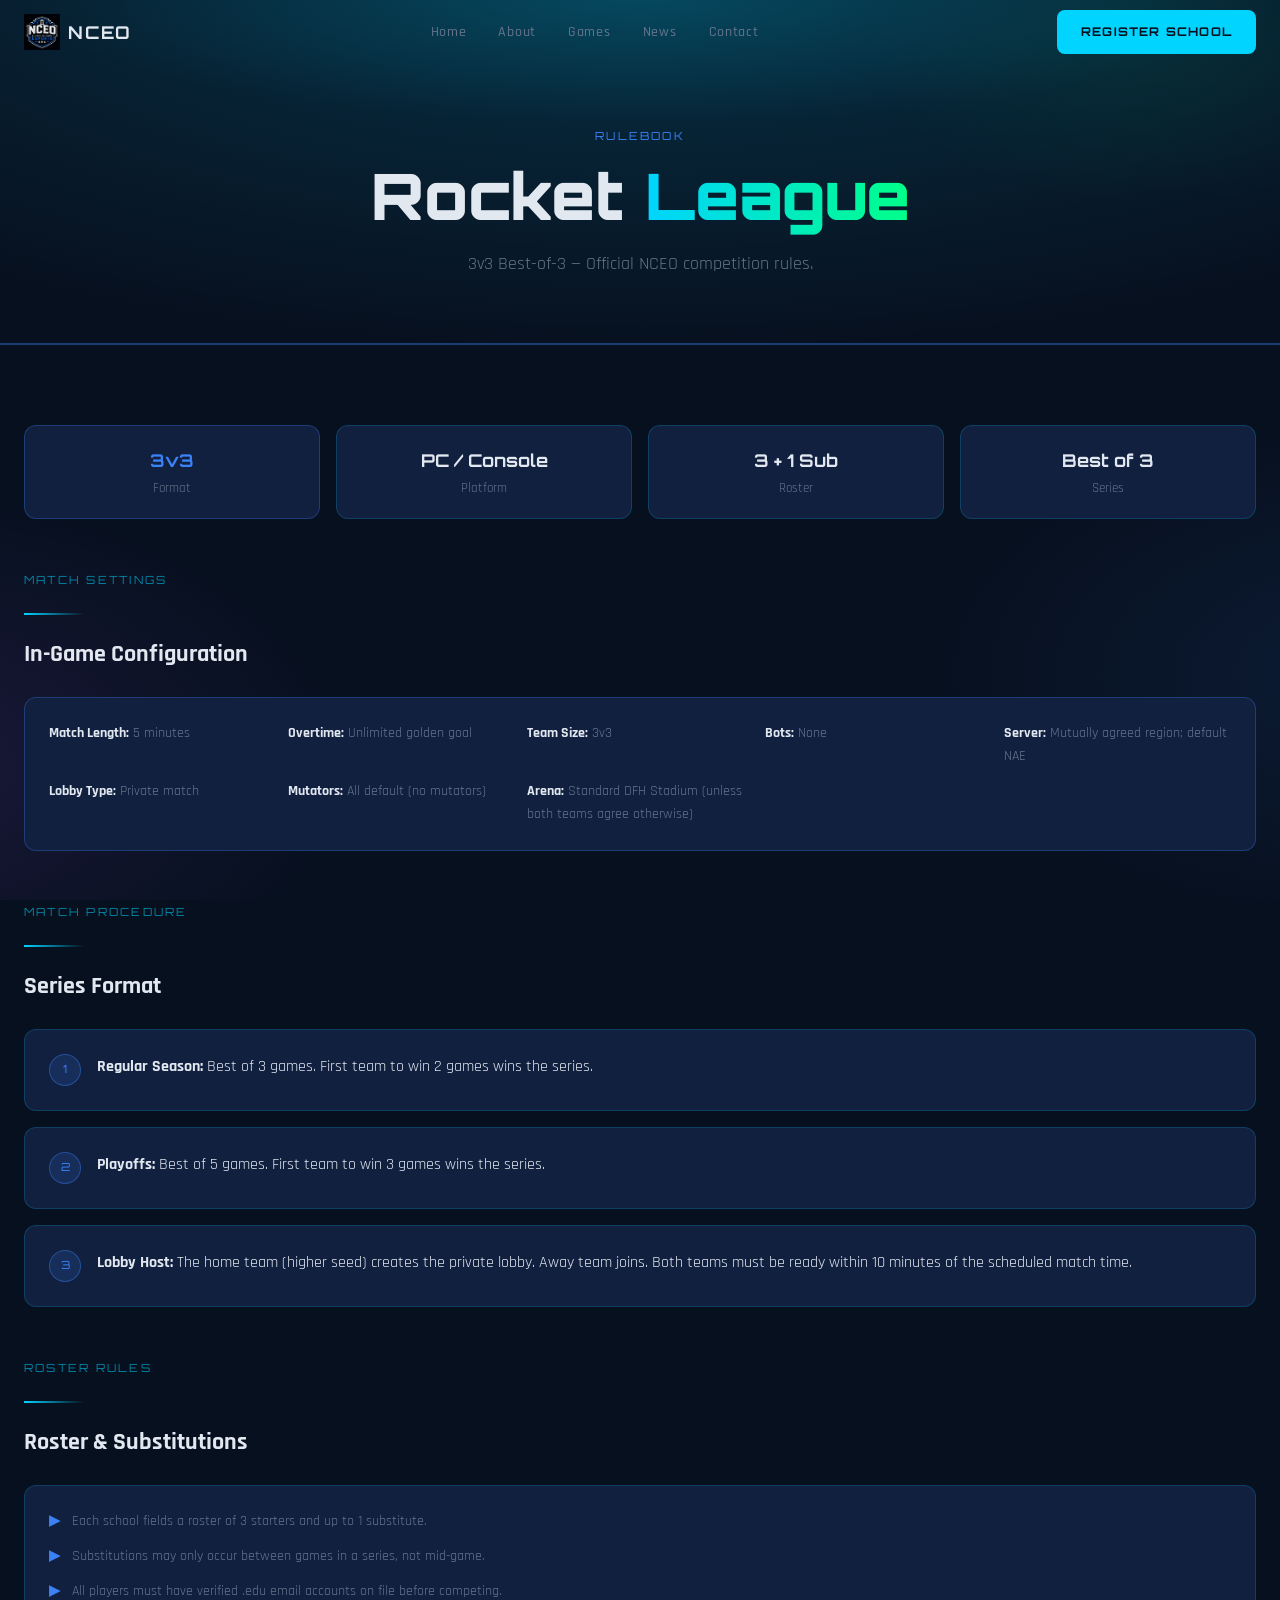
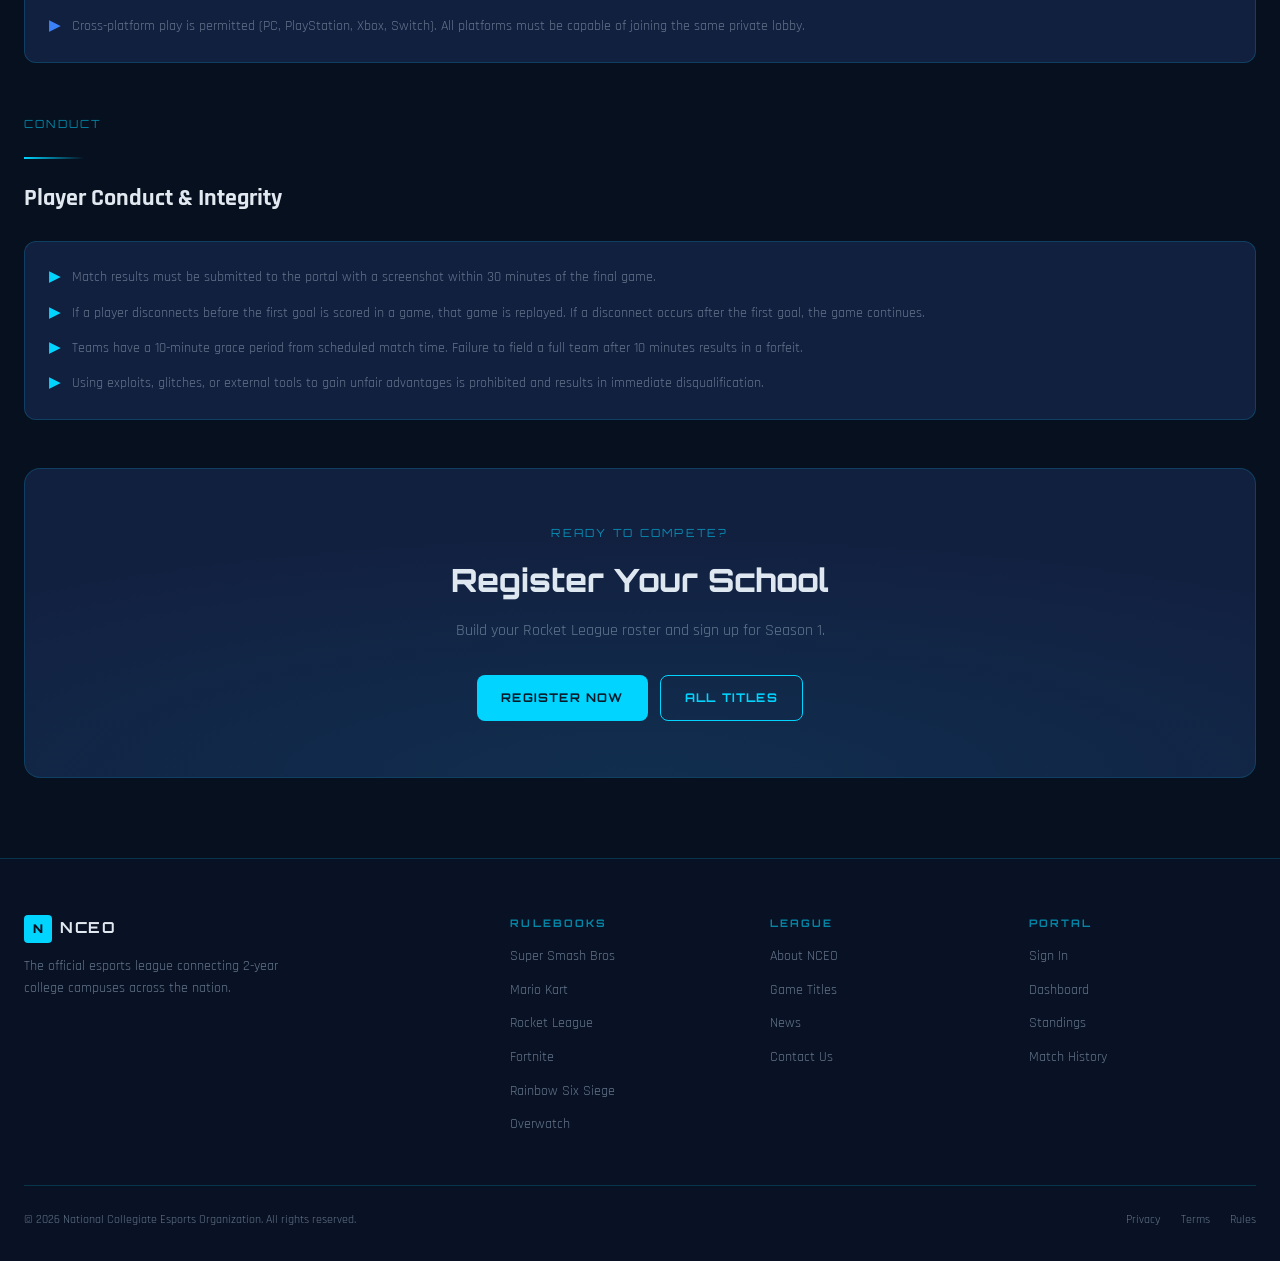
<file: rules/rl.html>
<!DOCTYPE html>
<html lang="en">
<head>
  <meta charset="UTF-8" />
  <meta name="viewport" content="width=device-width, initial-scale=1.0" />
  <title>Rocket League Rulebook — NCEO</title>
  <meta name="description" content="Official NCEO rulebook for Rocket League competition. 3v3 best-of-3 format." />
  <link rel="icon" href="../nceo-logo.png" />
  <link rel="stylesheet" href="../css/style.css" />
</head>
<body>

<nav class="nav" role="navigation">
  <div class="container">
    <div class="nav-inner">
      <a href="../index.html" class="nav-brand">
        <img src="../nceo-logo.png" alt="NCEO" />
        NCEO
      </a>
      <ul class="nav-links" role="list">
        <li><a href="../index.html">Home</a></li>
        <li><a href="../about.html">About</a></li>
        <li><a href="../games.html">Games</a></li>
        <li><a href="../news.html">News</a></li>
        <li><a href="../contact.html">Contact</a></li>
      </ul>
      <div class="nav-actions">
        <a href="../contact.html" class="btn-primary">Register School</a>
      </div>
      <button class="nav-hamburger" aria-label="Toggle menu" aria-expanded="false">
        <svg width="22" height="22" viewBox="0 0 22 22" fill="none">
          <path d="M3 6h16M3 11h16M3 16h16" stroke="currentColor" stroke-width="1.8" stroke-linecap="round"/>
        </svg>
      </button>
    </div>
  </div>
  <div class="nav-mobile" role="menu">
    <a href="../index.html">Home</a>
    <a href="../about.html">About</a>
    <a href="../games.html">Games</a>
    <a href="../news.html">News</a>
    <a href="../contact.html">Contact</a>
    <a href="../contact.html" class="btn-primary">Register School</a>
  </div>
</nav>

<header class="page-hero" style="border-bottom:2px solid rgba(59,130,246,0.4)">
  <div class="container">
    <span class="section-label animate-in" style="color:#3B82F6">Rulebook</span>
    <h1 class="animate-in delay-1">Rocket <span style="color:#3B82F6">League</span></h1>
    <p class="animate-in delay-2">3v3 Best-of-3 &mdash; Official NCEO competition rules.</p>
  </div>
</header>

<section class="section">
  <div class="container">

    <div style="display:grid;grid-template-columns:repeat(auto-fit,minmax(160px,1fr));gap:1rem;margin-bottom:3rem">
      <div style="background:var(--elevated);border:1px solid rgba(59,130,246,0.3);border-radius:0.75rem;padding:1.25rem;text-align:center">
        <div style="font-family:var(--font-orbitron);font-size:1.1rem;color:#3B82F6;font-weight:700">3v3</div>
        <div style="font-size:0.8rem;color:var(--muted);margin-top:0.25rem">Format</div>
      </div>
      <div style="background:var(--elevated);border:1px solid var(--border);border-radius:0.75rem;padding:1.25rem;text-align:center">
        <div style="font-family:var(--font-orbitron);font-size:1.1rem;color:var(--text);font-weight:700">PC / Console</div>
        <div style="font-size:0.8rem;color:var(--muted);margin-top:0.25rem">Platform</div>
      </div>
      <div style="background:var(--elevated);border:1px solid var(--border);border-radius:0.75rem;padding:1.25rem;text-align:center">
        <div style="font-family:var(--font-orbitron);font-size:1.1rem;color:var(--text);font-weight:700">3 + 1 Sub</div>
        <div style="font-size:0.8rem;color:var(--muted);margin-top:0.25rem">Roster</div>
      </div>
      <div style="background:var(--elevated);border:1px solid var(--border);border-radius:0.75rem;padding:1.25rem;text-align:center">
        <div style="font-family:var(--font-orbitron);font-size:1.1rem;color:var(--text);font-weight:700">Best of 3</div>
        <div style="font-size:0.8rem;color:var(--muted);margin-top:0.25rem">Series</div>
      </div>
    </div>

    <div style="margin-bottom:3rem">
      <span class="section-label">Match Settings</span>
      <div class="divider"></div>
      <h2 style="margin-bottom:1.5rem">In-Game Configuration</h2>
      <div style="background:var(--elevated);border:1px solid rgba(59,130,246,0.3);border-radius:0.75rem;padding:1.5rem">
        <div style="display:grid;grid-template-columns:repeat(auto-fit,minmax(200px,1fr));gap:0.75rem">
          <div style="font-size:0.9rem;color:var(--muted)"><strong style="color:var(--text)">Match Length:</strong> 5 minutes</div>
          <div style="font-size:0.9rem;color:var(--muted)"><strong style="color:var(--text)">Overtime:</strong> Unlimited golden goal</div>
          <div style="font-size:0.9rem;color:var(--muted)"><strong style="color:var(--text)">Team Size:</strong> 3v3</div>
          <div style="font-size:0.9rem;color:var(--muted)"><strong style="color:var(--text)">Bots:</strong> None</div>
          <div style="font-size:0.9rem;color:var(--muted)"><strong style="color:var(--text)">Server:</strong> Mutually agreed region; default NAE</div>
          <div style="font-size:0.9rem;color:var(--muted)"><strong style="color:var(--text)">Lobby Type:</strong> Private match</div>
          <div style="font-size:0.9rem;color:var(--muted)"><strong style="color:var(--text)">Mutators:</strong> All default (no mutators)</div>
          <div style="font-size:0.9rem;color:var(--muted)"><strong style="color:var(--text)">Arena:</strong> Standard DFH Stadium (unless both teams agree otherwise)</div>
        </div>
      </div>
    </div>

    <div style="margin-bottom:3rem">
      <span class="section-label">Match Procedure</span>
      <div class="divider"></div>
      <h2 style="margin-bottom:1.5rem">Series Format</h2>
      <div style="display:flex;flex-direction:column;gap:1rem">
        <div style="background:var(--elevated);border:1px solid var(--border);border-radius:0.75rem;padding:1.5rem;display:flex;gap:1rem;align-items:flex-start">
          <div style="width:32px;height:32px;background:rgba(59,130,246,0.15);border:1px solid rgba(59,130,246,0.4);border-radius:50%;display:flex;align-items:center;justify-content:center;font-family:var(--font-orbitron);font-size:0.7rem;color:#3B82F6;flex-shrink:0">1</div>
          <div><strong>Regular Season:</strong> Best of 3 games. First team to win 2 games wins the series.</div>
        </div>
        <div style="background:var(--elevated);border:1px solid var(--border);border-radius:0.75rem;padding:1.5rem;display:flex;gap:1rem;align-items:flex-start">
          <div style="width:32px;height:32px;background:rgba(59,130,246,0.15);border:1px solid rgba(59,130,246,0.4);border-radius:50%;display:flex;align-items:center;justify-content:center;font-family:var(--font-orbitron);font-size:0.7rem;color:#3B82F6;flex-shrink:0">2</div>
          <div><strong>Playoffs:</strong> Best of 5 games. First team to win 3 games wins the series.</div>
        </div>
        <div style="background:var(--elevated);border:1px solid var(--border);border-radius:0.75rem;padding:1.5rem;display:flex;gap:1rem;align-items:flex-start">
          <div style="width:32px;height:32px;background:rgba(59,130,246,0.15);border:1px solid rgba(59,130,246,0.4);border-radius:50%;display:flex;align-items:center;justify-content:center;font-family:var(--font-orbitron);font-size:0.7rem;color:#3B82F6;flex-shrink:0">3</div>
          <div><strong>Lobby Host:</strong> The home team (higher seed) creates the private lobby. Away team joins. Both teams must be ready within 10 minutes of the scheduled match time.</div>
        </div>
      </div>
    </div>

    <div style="margin-bottom:3rem">
      <span class="section-label">Roster Rules</span>
      <div class="divider"></div>
      <h2 style="margin-bottom:1.5rem">Roster &amp; Substitutions</h2>
      <div style="background:var(--elevated);border:1px solid var(--border);border-radius:0.75rem;padding:1.5rem">
        <ul style="list-style:none;padding:0;margin:0;display:flex;flex-direction:column;gap:0.75rem;font-size:0.9rem;color:var(--muted)">
          <li style="display:flex;gap:0.75rem;align-items:flex-start"><span style="color:#3B82F6;font-weight:700;flex-shrink:0">&#9654;</span> Each school fields a roster of 3 starters and up to 1 substitute.</li>
          <li style="display:flex;gap:0.75rem;align-items:flex-start"><span style="color:#3B82F6;font-weight:700;flex-shrink:0">&#9654;</span> Substitutions may only occur between games in a series, not mid-game.</li>
          <li style="display:flex;gap:0.75rem;align-items:flex-start"><span style="color:#3B82F6;font-weight:700;flex-shrink:0">&#9654;</span> All players must have verified .edu email accounts on file before competing.</li>
          <li style="display:flex;gap:0.75rem;align-items:flex-start"><span style="color:#3B82F6;font-weight:700;flex-shrink:0">&#9654;</span> Cross-platform play is permitted (PC, PlayStation, Xbox, Switch). All platforms must be capable of joining the same private lobby.</li>
        </ul>
      </div>
    </div>

    <div style="margin-bottom:3rem">
      <span class="section-label">Conduct</span>
      <div class="divider"></div>
      <h2 style="margin-bottom:1.5rem">Player Conduct &amp; Integrity</h2>
      <div style="background:var(--elevated);border:1px solid var(--border);border-radius:0.75rem;padding:1.5rem">
        <ul style="list-style:none;padding:0;margin:0;display:flex;flex-direction:column;gap:0.75rem;font-size:0.9rem;color:var(--muted)">
          <li style="display:flex;gap:0.75rem;align-items:flex-start"><span style="color:var(--accent);font-weight:700;flex-shrink:0">&#9654;</span> Match results must be submitted to the portal with a screenshot within 30 minutes of the final game.</li>
          <li style="display:flex;gap:0.75rem;align-items:flex-start"><span style="color:var(--accent);font-weight:700;flex-shrink:0">&#9654;</span> If a player disconnects before the first goal is scored in a game, that game is replayed. If a disconnect occurs after the first goal, the game continues.</li>
          <li style="display:flex;gap:0.75rem;align-items:flex-start"><span style="color:var(--accent);font-weight:700;flex-shrink:0">&#9654;</span> Teams have a 10-minute grace period from scheduled match time. Failure to field a full team after 10 minutes results in a forfeit.</li>
          <li style="display:flex;gap:0.75rem;align-items:flex-start"><span style="color:var(--accent);font-weight:700;flex-shrink:0">&#9654;</span> Using exploits, glitches, or external tools to gain unfair advantages is prohibited and results in immediate disqualification.</li>
        </ul>
      </div>
    </div>

    <div class="cta-banner">
      <span class="section-label" style="display:block;margin-bottom:0.75rem">Ready to compete?</span>
      <h2>Register Your School</h2>
      <p>Build your Rocket League roster and sign up for Season 1.</p>
      <div class="cta-actions">
        <a href="../contact.html" class="btn-primary">Register Now</a>
        <a href="../games.html" class="btn-outline">All Titles</a>
      </div>
    </div>

  </div>
</section>

<footer class="footer">
  <div class="container">
    <div class="footer-grid">
      <div class="footer-brand">
        <div class="footer-logo">
          <div class="footer-logo-box">N</div>
          <span>NCEO</span>
        </div>
        <p class="footer-tagline">The official esports league connecting 2-year college campuses across the nation.</p>
      </div>
      <div class="footer-col">
        <h4>Rulebooks</h4>
        <ul>
          <li><a href="ssbu.html">Super Smash Bros</a></li>
          <li><a href="mk.html">Mario Kart</a></li>
          <li><a href="rl.html">Rocket League</a></li>
          <li><a href="fortnite.html">Fortnite</a></li>
          <li><a href="r6.html">Rainbow Six Siege</a></li>
          <li><a href="overwatch.html">Overwatch</a></li>
        </ul>
      </div>
      <div class="footer-col">
        <h4>League</h4>
        <ul>
          <li><a href="../about.html">About NCEO</a></li>
          <li><a href="../games.html">Game Titles</a></li>
          <li><a href="../news.html">News</a></li>
          <li><a href="../contact.html">Contact Us</a></li>
        </ul>
      </div>
      <div class="footer-col">
        <h4>Portal</h4>
        <ul>
          <li><a href="#">Sign In</a></li>
          <li><a href="#">Dashboard</a></li>
          <li><a href="#">Standings</a></li>
          <li><a href="#">Match History</a></li>
        </ul>
      </div>
    </div>
    <div class="footer-bottom">
      <p>&copy; <script>document.write(new Date().getFullYear())</script> National Collegiate Esports Organization. All rights reserved.</p>
      <div class="footer-legal">
        <a href="#">Privacy</a>
        <a href="#">Terms</a>
        <a href="../games.html">Rules</a>
      </div>
    </div>
  </div>
</footer>

<script src="../js/main.js"></script>
</body>
</html>
</file>
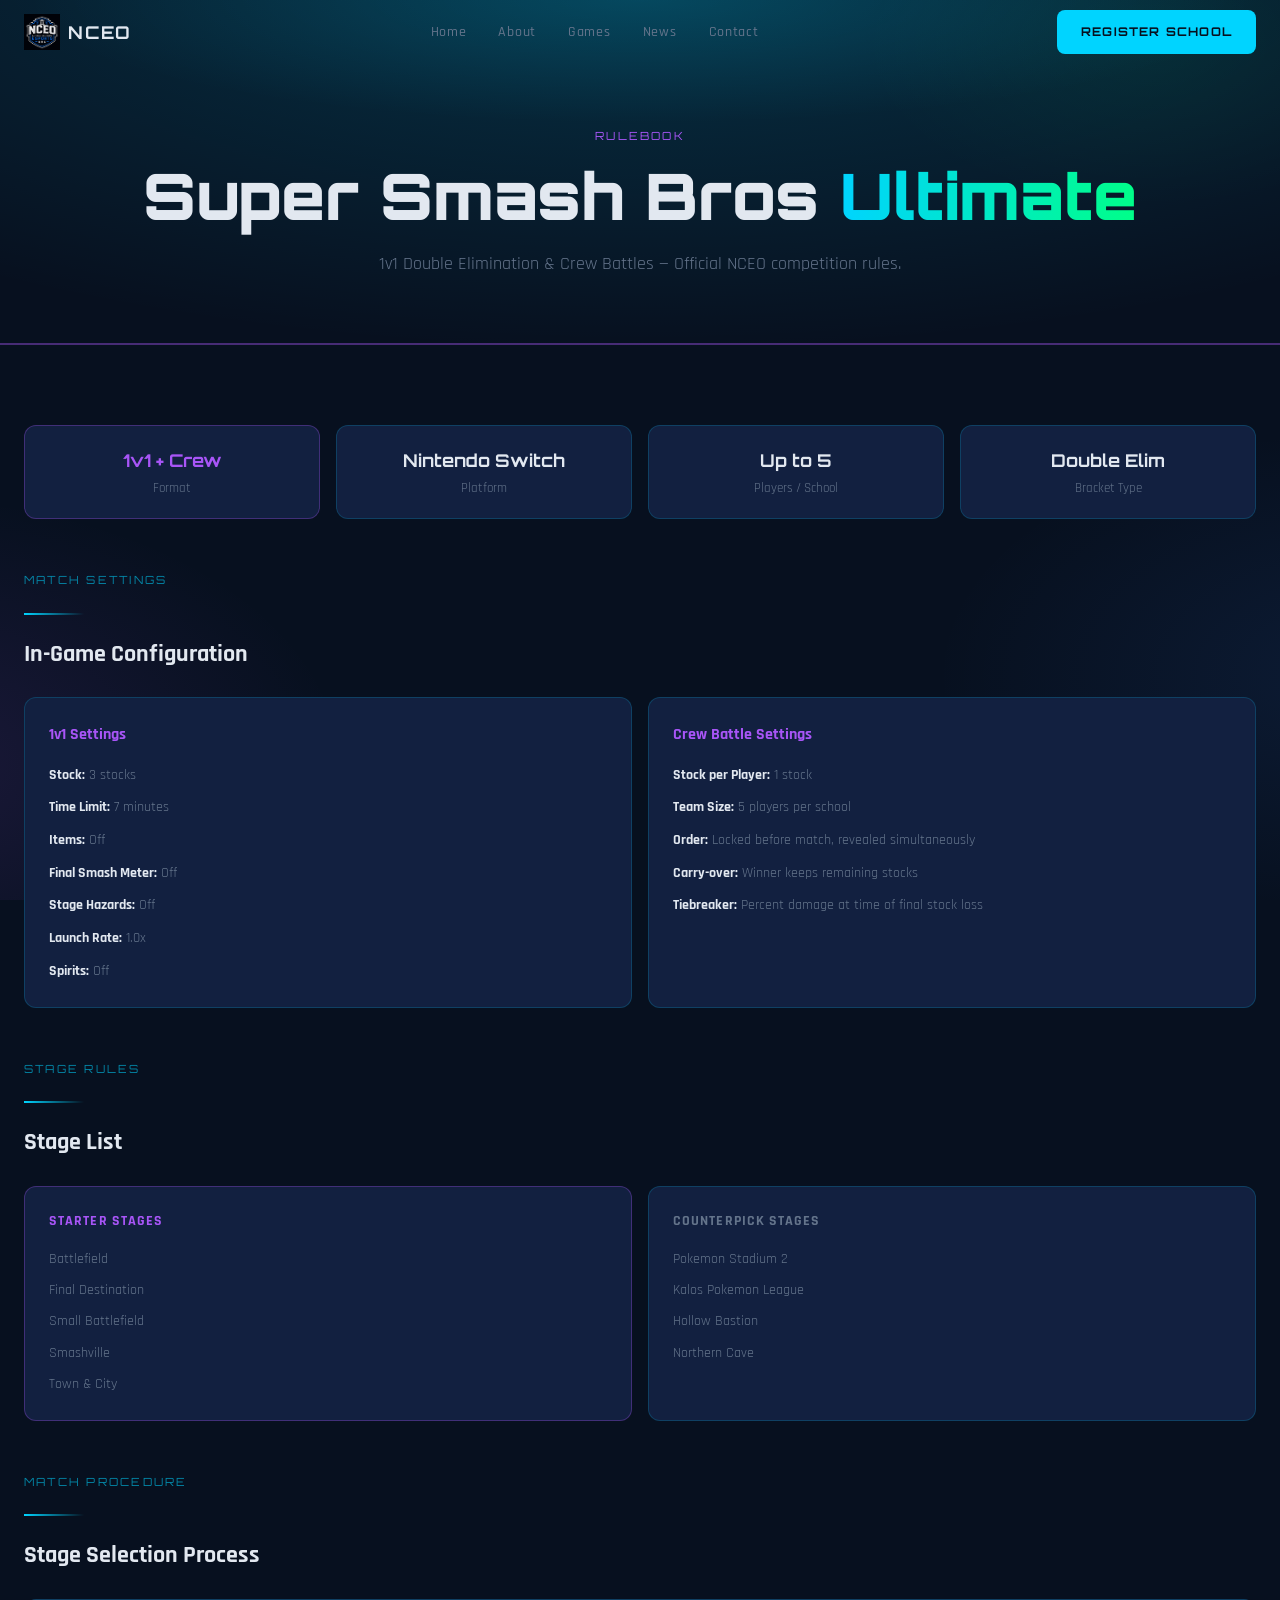
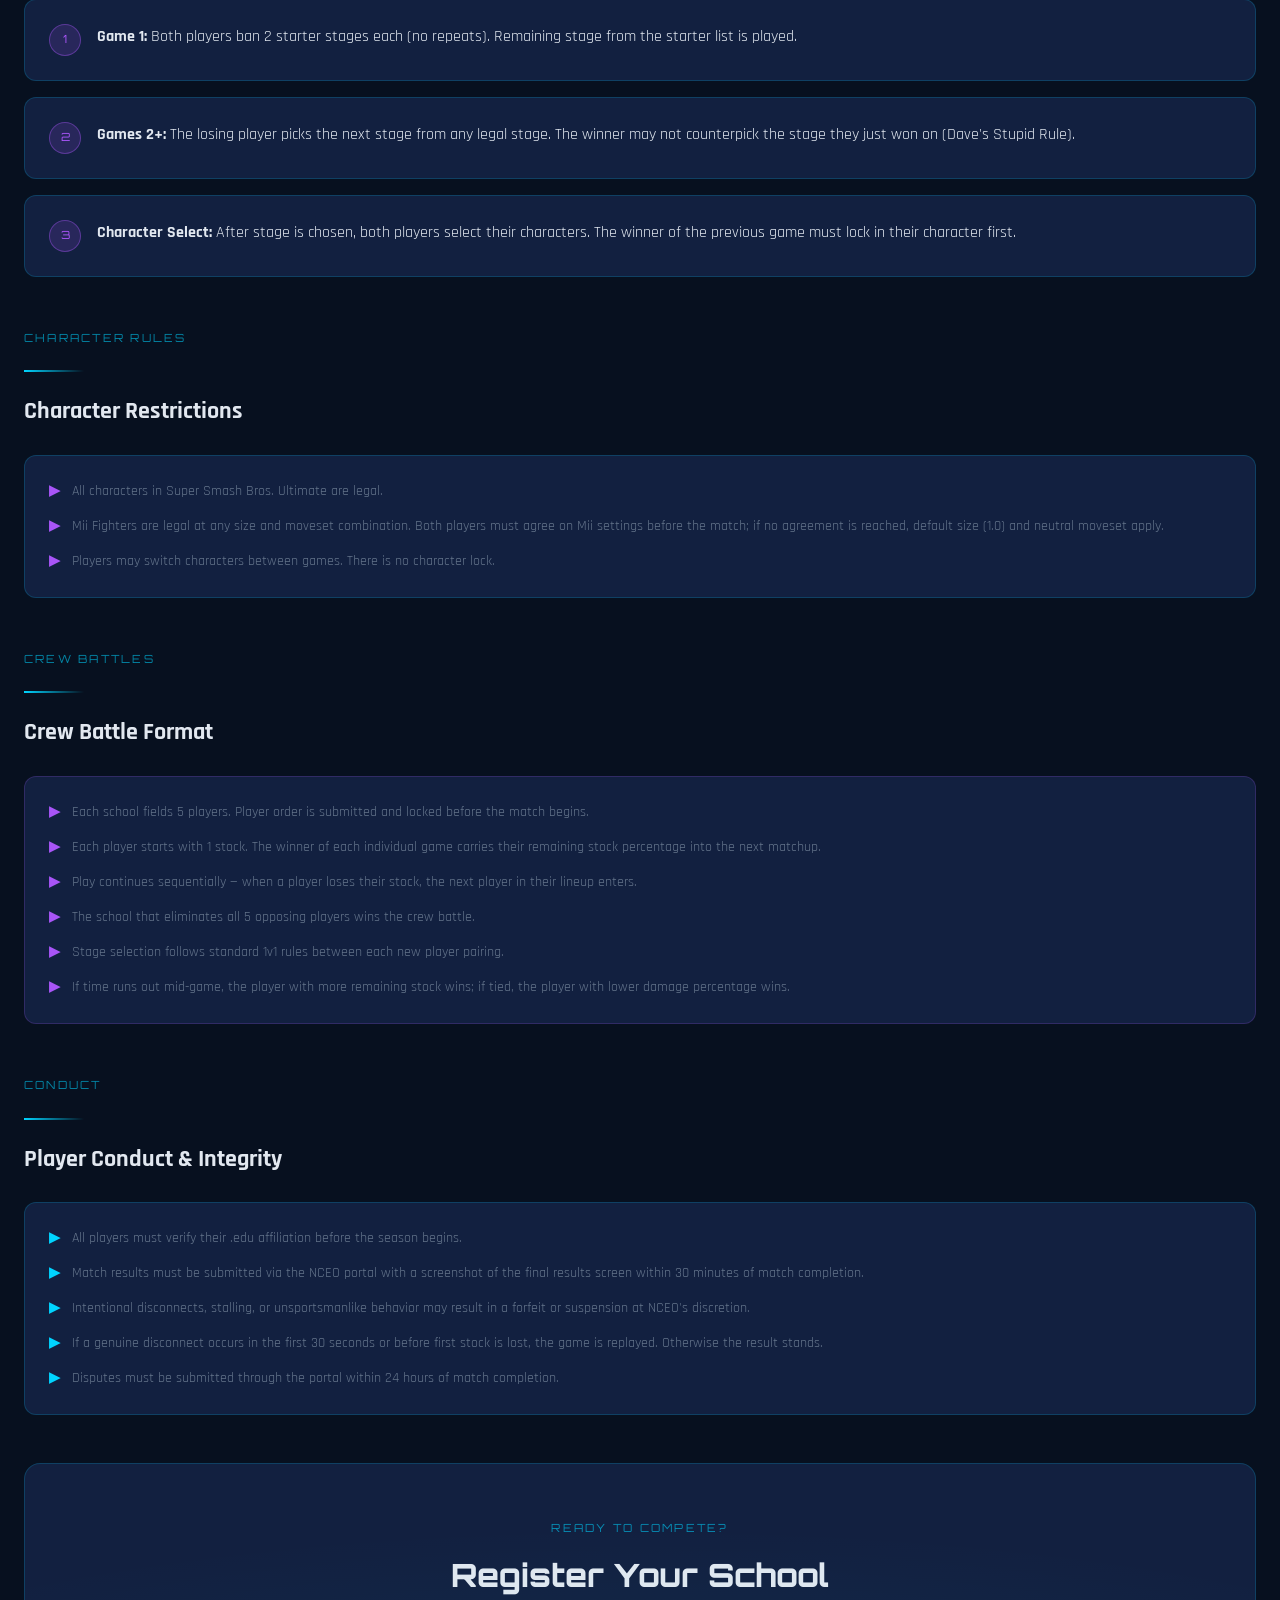
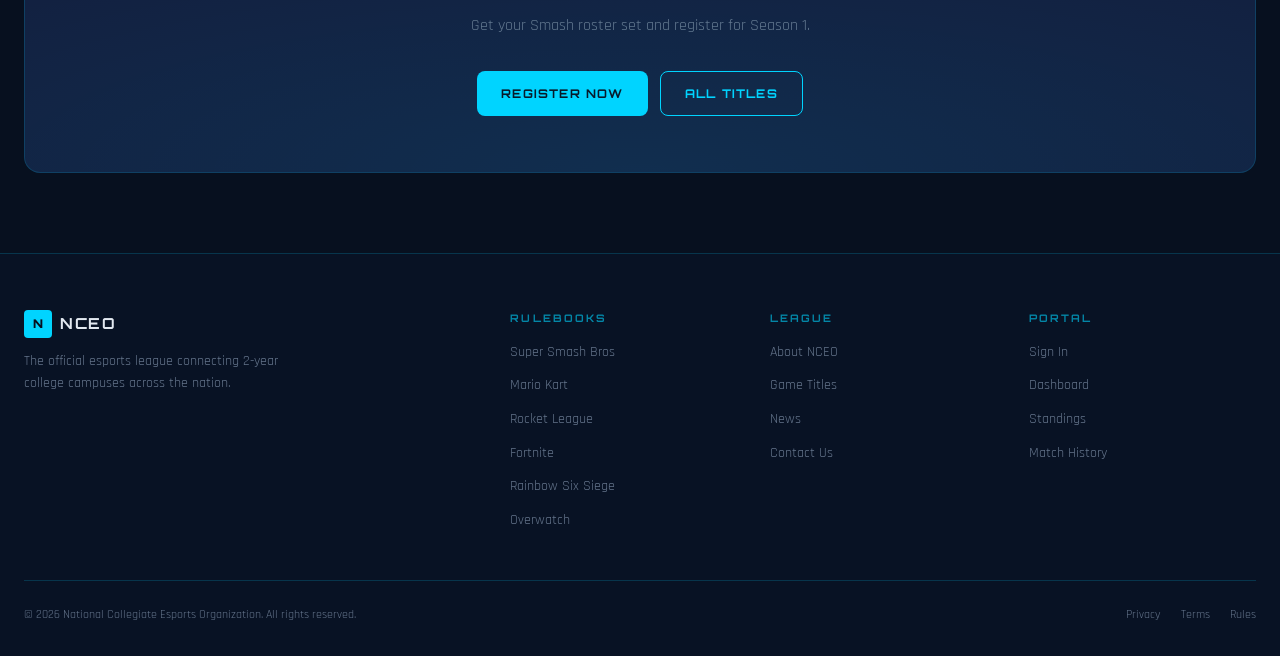
<file: rules/ssbu.html>
<!DOCTYPE html>
<html lang="en">
<head>
  <meta charset="UTF-8" />
  <meta name="viewport" content="width=device-width, initial-scale=1.0" />
  <title>Super Smash Bros Ultimate Rulebook — NCEO</title>
  <meta name="description" content="Official NCEO rulebook for Super Smash Bros Ultimate competition. 1v1 and Crew Battle formats." />
  <link rel="icon" href="../nceo-logo.png" />
  <link rel="stylesheet" href="../css/style.css" />
</head>
<body>

<nav class="nav" role="navigation">
  <div class="container">
    <div class="nav-inner">
      <a href="../index.html" class="nav-brand">
        <img src="../nceo-logo.png" alt="NCEO" />
        NCEO
      </a>
      <ul class="nav-links" role="list">
        <li><a href="../index.html">Home</a></li>
        <li><a href="../about.html">About</a></li>
        <li><a href="../games.html">Games</a></li>
        <li><a href="../news.html">News</a></li>
        <li><a href="../contact.html">Contact</a></li>
      </ul>
      <div class="nav-actions">
        <a href="../contact.html" class="btn-primary">Register School</a>
      </div>
      <button class="nav-hamburger" aria-label="Toggle menu" aria-expanded="false">
        <svg width="22" height="22" viewBox="0 0 22 22" fill="none">
          <path d="M3 6h16M3 11h16M3 16h16" stroke="currentColor" stroke-width="1.8" stroke-linecap="round"/>
        </svg>
      </button>
    </div>
  </div>
  <div class="nav-mobile" role="menu">
    <a href="../index.html">Home</a>
    <a href="../about.html">About</a>
    <a href="../games.html">Games</a>
    <a href="../news.html">News</a>
    <a href="../contact.html">Contact</a>
    <a href="../contact.html" class="btn-primary">Register School</a>
  </div>
</nav>

<header class="page-hero" style="border-bottom:2px solid rgba(168,85,247,0.4)">
  <div class="container">
    <span class="section-label animate-in" style="color:#A855F7">Rulebook</span>
    <h1 class="animate-in delay-1">Super Smash Bros <span style="color:#A855F7">Ultimate</span></h1>
    <p class="animate-in delay-2">1v1 Double Elimination &amp; Crew Battles &mdash; Official NCEO competition rules.</p>
  </div>
</header>

<section class="section">
  <div class="container">

    <!-- Quick Ref -->
    <div style="display:grid;grid-template-columns:repeat(auto-fit,minmax(160px,1fr));gap:1rem;margin-bottom:3rem">
      <div style="background:var(--elevated);border:1px solid rgba(168,85,247,0.3);border-radius:0.75rem;padding:1.25rem;text-align:center">
        <div style="font-family:var(--font-orbitron);font-size:1.1rem;color:#A855F7;font-weight:700">1v1 + Crew</div>
        <div style="font-size:0.8rem;color:var(--muted);margin-top:0.25rem">Format</div>
      </div>
      <div style="background:var(--elevated);border:1px solid var(--border);border-radius:0.75rem;padding:1.25rem;text-align:center">
        <div style="font-family:var(--font-orbitron);font-size:1.1rem;color:var(--text);font-weight:700">Nintendo Switch</div>
        <div style="font-size:0.8rem;color:var(--muted);margin-top:0.25rem">Platform</div>
      </div>
      <div style="background:var(--elevated);border:1px solid var(--border);border-radius:0.75rem;padding:1.25rem;text-align:center">
        <div style="font-family:var(--font-orbitron);font-size:1.1rem;color:var(--text);font-weight:700">Up to 5</div>
        <div style="font-size:0.8rem;color:var(--muted);margin-top:0.25rem">Players / School</div>
      </div>
      <div style="background:var(--elevated);border:1px solid var(--border);border-radius:0.75rem;padding:1.25rem;text-align:center">
        <div style="font-family:var(--font-orbitron);font-size:1.1rem;color:var(--text);font-weight:700">Double Elim</div>
        <div style="font-size:0.8rem;color:var(--muted);margin-top:0.25rem">Bracket Type</div>
      </div>
    </div>

    <!-- Match Settings -->
    <div style="margin-bottom:3rem">
      <span class="section-label">Match Settings</span>
      <div class="divider"></div>
      <h2 style="margin-bottom:1.5rem">In-Game Configuration</h2>
      <div style="display:grid;grid-template-columns:repeat(auto-fit,minmax(260px,1fr));gap:1rem">
        <div style="background:var(--elevated);border:1px solid var(--border);border-radius:0.75rem;padding:1.5rem">
          <h3 style="font-size:1rem;margin-bottom:1rem;color:#A855F7">1v1 Settings</h3>
          <ul style="list-style:none;padding:0;margin:0;display:flex;flex-direction:column;gap:0.6rem;font-size:0.9rem;color:var(--muted)">
            <li><strong style="color:var(--text)">Stock:</strong> 3 stocks</li>
            <li><strong style="color:var(--text)">Time Limit:</strong> 7 minutes</li>
            <li><strong style="color:var(--text)">Items:</strong> Off</li>
            <li><strong style="color:var(--text)">Final Smash Meter:</strong> Off</li>
            <li><strong style="color:var(--text)">Stage Hazards:</strong> Off</li>
            <li><strong style="color:var(--text)">Launch Rate:</strong> 1.0x</li>
            <li><strong style="color:var(--text)">Spirits:</strong> Off</li>
          </ul>
        </div>
        <div style="background:var(--elevated);border:1px solid var(--border);border-radius:0.75rem;padding:1.5rem">
          <h3 style="font-size:1rem;margin-bottom:1rem;color:#A855F7">Crew Battle Settings</h3>
          <ul style="list-style:none;padding:0;margin:0;display:flex;flex-direction:column;gap:0.6rem;font-size:0.9rem;color:var(--muted)">
            <li><strong style="color:var(--text)">Stock per Player:</strong> 1 stock</li>
            <li><strong style="color:var(--text)">Team Size:</strong> 5 players per school</li>
            <li><strong style="color:var(--text)">Order:</strong> Locked before match, revealed simultaneously</li>
            <li><strong style="color:var(--text)">Carry-over:</strong> Winner keeps remaining stocks</li>
            <li><strong style="color:var(--text)">Tiebreaker:</strong> Percent damage at time of final stock loss</li>
          </ul>
        </div>
      </div>
    </div>

    <!-- Stage List -->
    <div style="margin-bottom:3rem">
      <span class="section-label">Stage Rules</span>
      <div class="divider"></div>
      <h2 style="margin-bottom:1.5rem">Stage List</h2>
      <div style="display:grid;grid-template-columns:repeat(auto-fit,minmax(260px,1fr));gap:1rem">
        <div style="background:var(--elevated);border:1px solid rgba(168,85,247,0.3);border-radius:0.75rem;padding:1.5rem">
          <h3 style="font-size:0.85rem;letter-spacing:0.08em;text-transform:uppercase;color:#A855F7;margin-bottom:1rem">Starter Stages</h3>
          <ul style="list-style:none;padding:0;margin:0;display:flex;flex-direction:column;gap:0.5rem;font-size:0.9rem;color:var(--muted)">
            <li>Battlefield</li>
            <li>Final Destination</li>
            <li>Small Battlefield</li>
            <li>Smashville</li>
            <li>Town &amp; City</li>
          </ul>
        </div>
        <div style="background:var(--elevated);border:1px solid var(--border);border-radius:0.75rem;padding:1.5rem">
          <h3 style="font-size:0.85rem;letter-spacing:0.08em;text-transform:uppercase;color:var(--muted);margin-bottom:1rem">Counterpick Stages</h3>
          <ul style="list-style:none;padding:0;margin:0;display:flex;flex-direction:column;gap:0.5rem;font-size:0.9rem;color:var(--muted)">
            <li>Pokemon Stadium 2</li>
            <li>Kalos Pokemon League</li>
            <li>Hollow Bastion</li>
            <li>Northern Cave</li>
          </ul>
        </div>
      </div>
    </div>

    <!-- Stage Selection -->
    <div style="margin-bottom:3rem">
      <span class="section-label">Match Procedure</span>
      <div class="divider"></div>
      <h2 style="margin-bottom:1.5rem">Stage Selection Process</h2>
      <div style="display:flex;flex-direction:column;gap:1rem">
        <div style="background:var(--elevated);border:1px solid var(--border);border-radius:0.75rem;padding:1.5rem;display:flex;gap:1rem;align-items:flex-start">
          <div style="width:32px;height:32px;background:rgba(168,85,247,0.15);border:1px solid rgba(168,85,247,0.4);border-radius:50%;display:flex;align-items:center;justify-content:center;font-family:var(--font-orbitron);font-size:0.7rem;color:#A855F7;flex-shrink:0">1</div>
          <div><strong>Game 1:</strong> Both players ban 2 starter stages each (no repeats). Remaining stage from the starter list is played.</div>
        </div>
        <div style="background:var(--elevated);border:1px solid var(--border);border-radius:0.75rem;padding:1.5rem;display:flex;gap:1rem;align-items:flex-start">
          <div style="width:32px;height:32px;background:rgba(168,85,247,0.15);border:1px solid rgba(168,85,247,0.4);border-radius:50%;display:flex;align-items:center;justify-content:center;font-family:var(--font-orbitron);font-size:0.7rem;color:#A855F7;flex-shrink:0">2</div>
          <div><strong>Games 2+:</strong> The losing player picks the next stage from any legal stage. The winner may not counterpick the stage they just won on (Dave's Stupid Rule).</div>
        </div>
        <div style="background:var(--elevated);border:1px solid var(--border);border-radius:0.75rem;padding:1.5rem;display:flex;gap:1rem;align-items:flex-start">
          <div style="width:32px;height:32px;background:rgba(168,85,247,0.15);border:1px solid rgba(168,85,247,0.4);border-radius:50%;display:flex;align-items:center;justify-content:center;font-family:var(--font-orbitron);font-size:0.7rem;color:#A855F7;flex-shrink:0">3</div>
          <div><strong>Character Select:</strong> After stage is chosen, both players select their characters. The winner of the previous game must lock in their character first.</div>
        </div>
      </div>
    </div>

    <!-- Character Rules -->
    <div style="margin-bottom:3rem">
      <span class="section-label">Character Rules</span>
      <div class="divider"></div>
      <h2 style="margin-bottom:1.5rem">Character Restrictions</h2>
      <div style="background:var(--elevated);border:1px solid var(--border);border-radius:0.75rem;padding:1.5rem">
        <ul style="list-style:none;padding:0;margin:0;display:flex;flex-direction:column;gap:0.75rem;font-size:0.9rem;color:var(--muted)">
          <li style="display:flex;gap:0.75rem;align-items:flex-start"><span style="color:#A855F7;font-weight:700;flex-shrink:0">&#9654;</span> All characters in Super Smash Bros. Ultimate are legal.</li>
          <li style="display:flex;gap:0.75rem;align-items:flex-start"><span style="color:#A855F7;font-weight:700;flex-shrink:0">&#9654;</span> Mii Fighters are legal at any size and moveset combination. Both players must agree on Mii settings before the match; if no agreement is reached, default size (1.0) and neutral moveset apply.</li>
          <li style="display:flex;gap:0.75rem;align-items:flex-start"><span style="color:#A855F7;font-weight:700;flex-shrink:0">&#9654;</span> Players may switch characters between games. There is no character lock.</li>
        </ul>
      </div>
    </div>

    <!-- Crew Battle Rules -->
    <div style="margin-bottom:3rem">
      <span class="section-label">Crew Battles</span>
      <div class="divider"></div>
      <h2 style="margin-bottom:1.5rem">Crew Battle Format</h2>
      <div style="background:var(--elevated);border:1px solid rgba(168,85,247,0.2);border-radius:0.75rem;padding:1.5rem">
        <ul style="list-style:none;padding:0;margin:0;display:flex;flex-direction:column;gap:0.75rem;font-size:0.9rem;color:var(--muted)">
          <li style="display:flex;gap:0.75rem;align-items:flex-start"><span style="color:#A855F7;font-weight:700;flex-shrink:0">&#9654;</span> Each school fields 5 players. Player order is submitted and locked before the match begins.</li>
          <li style="display:flex;gap:0.75rem;align-items:flex-start"><span style="color:#A855F7;font-weight:700;flex-shrink:0">&#9654;</span> Each player starts with 1 stock. The winner of each individual game carries their remaining stock percentage into the next matchup.</li>
          <li style="display:flex;gap:0.75rem;align-items:flex-start"><span style="color:#A855F7;font-weight:700;flex-shrink:0">&#9654;</span> Play continues sequentially — when a player loses their stock, the next player in their lineup enters.</li>
          <li style="display:flex;gap:0.75rem;align-items:flex-start"><span style="color:#A855F7;font-weight:700;flex-shrink:0">&#9654;</span> The school that eliminates all 5 opposing players wins the crew battle.</li>
          <li style="display:flex;gap:0.75rem;align-items:flex-start"><span style="color:#A855F7;font-weight:700;flex-shrink:0">&#9654;</span> Stage selection follows standard 1v1 rules between each new player pairing.</li>
          <li style="display:flex;gap:0.75rem;align-items:flex-start"><span style="color:#A855F7;font-weight:700;flex-shrink:0">&#9654;</span> If time runs out mid-game, the player with more remaining stock wins; if tied, the player with lower damage percentage wins.</li>
        </ul>
      </div>
    </div>

    <!-- Conduct -->
    <div style="margin-bottom:3rem">
      <span class="section-label">Conduct</span>
      <div class="divider"></div>
      <h2 style="margin-bottom:1.5rem">Player Conduct &amp; Integrity</h2>
      <div style="background:var(--elevated);border:1px solid var(--border);border-radius:0.75rem;padding:1.5rem">
        <ul style="list-style:none;padding:0;margin:0;display:flex;flex-direction:column;gap:0.75rem;font-size:0.9rem;color:var(--muted)">
          <li style="display:flex;gap:0.75rem;align-items:flex-start"><span style="color:var(--accent);font-weight:700;flex-shrink:0">&#9654;</span> All players must verify their .edu affiliation before the season begins.</li>
          <li style="display:flex;gap:0.75rem;align-items:flex-start"><span style="color:var(--accent);font-weight:700;flex-shrink:0">&#9654;</span> Match results must be submitted via the NCEO portal with a screenshot of the final results screen within 30 minutes of match completion.</li>
          <li style="display:flex;gap:0.75rem;align-items:flex-start"><span style="color:var(--accent);font-weight:700;flex-shrink:0">&#9654;</span> Intentional disconnects, stalling, or unsportsmanlike behavior may result in a forfeit or suspension at NCEO's discretion.</li>
          <li style="display:flex;gap:0.75rem;align-items:flex-start"><span style="color:var(--accent);font-weight:700;flex-shrink:0">&#9654;</span> If a genuine disconnect occurs in the first 30 seconds or before first stock is lost, the game is replayed. Otherwise the result stands.</li>
          <li style="display:flex;gap:0.75rem;align-items:flex-start"><span style="color:var(--accent);font-weight:700;flex-shrink:0">&#9654;</span> Disputes must be submitted through the portal within 24 hours of match completion.</li>
        </ul>
      </div>
    </div>

    <div class="cta-banner">
      <span class="section-label" style="display:block;margin-bottom:0.75rem">Ready to compete?</span>
      <h2>Register Your School</h2>
      <p>Get your Smash roster set and register for Season 1.</p>
      <div class="cta-actions">
        <a href="../contact.html" class="btn-primary">Register Now</a>
        <a href="../games.html" class="btn-outline">All Titles</a>
      </div>
    </div>

  </div>
</section>

<footer class="footer">
  <div class="container">
    <div class="footer-grid">
      <div class="footer-brand">
        <div class="footer-logo">
          <div class="footer-logo-box">N</div>
          <span>NCEO</span>
        </div>
        <p class="footer-tagline">The official esports league connecting 2-year college campuses across the nation.</p>
      </div>
      <div class="footer-col">
        <h4>Rulebooks</h4>
        <ul>
          <li><a href="ssbu.html">Super Smash Bros</a></li>
          <li><a href="mk.html">Mario Kart</a></li>
          <li><a href="rl.html">Rocket League</a></li>
          <li><a href="fortnite.html">Fortnite</a></li>
          <li><a href="r6.html">Rainbow Six Siege</a></li>
          <li><a href="overwatch.html">Overwatch</a></li>
        </ul>
      </div>
      <div class="footer-col">
        <h4>League</h4>
        <ul>
          <li><a href="../about.html">About NCEO</a></li>
          <li><a href="../games.html">Game Titles</a></li>
          <li><a href="../news.html">News</a></li>
          <li><a href="../contact.html">Contact Us</a></li>
        </ul>
      </div>
      <div class="footer-col">
        <h4>Portal</h4>
        <ul>
          <li><a href="#">Sign In</a></li>
          <li><a href="#">Dashboard</a></li>
          <li><a href="#">Standings</a></li>
          <li><a href="#">Match History</a></li>
        </ul>
      </div>
    </div>
    <div class="footer-bottom">
      <p>&copy; <script>document.write(new Date().getFullYear())</script> National Collegiate Esports Organization. All rights reserved.</p>
      <div class="footer-legal">
        <a href="#">Privacy</a>
        <a href="#">Terms</a>
        <a href="../games.html">Rules</a>
      </div>
    </div>
  </div>
</footer>

<script src="../js/main.js"></script>
</body>
</html>
</file>
<file: css/style.css>
@import url('https://fonts.googleapis.com/css2?family=Orbitron:wght@400;500;600;700;800;900&family=Rajdhani:wght@300;400;500;600;700&display=swap');

/* ─── Design Tokens ─── */
:root {
  --bg:           #07101F;
  --card:         #0D1A30;
  --elevated:     #122040;
  --border:       rgba(0, 212, 255, 0.18);
  --accent:       #00D4FF;
  --accent-dim:   rgba(0, 212, 255, 0.10);
  --win:          #00FF88;
  --loss:         #FF4444;
  --muted:        #64748B;
  --text:         #E2E8F0;

  --font-orbitron: 'Orbitron', sans-serif;
  --font-rajdhani: 'Rajdhani', sans-serif;
}

/* ─── Reset ─── */
*, *::before, *::after { box-sizing: border-box; margin: 0; padding: 0; }
html { scroll-behavior: smooth; }
img { display: block; max-width: 100%; }
a { color: inherit; text-decoration: none; }
ul { list-style: none; }

/* ─── Base ─── */
body {
  background-color: var(--bg);
  background-image:
    radial-gradient(ellipse 160% 80% at 50% -5%, rgba(0,212,255,0.18) 0%, transparent 55%),
    radial-gradient(ellipse 70% 60% at -8% 85%, rgba(168,85,247,0.12) 0%, transparent 50%),
    radial-gradient(ellipse 70% 55% at 108% 75%, rgba(59,130,246,0.10) 0%, transparent 50%),
    radial-gradient(ellipse 50% 40% at 90% 5%, rgba(0,255,136,0.06) 0%, transparent 45%);
  background-attachment: fixed;
  color: var(--text);
  font-family: var(--font-rajdhani);
  font-size: 16px;
  line-height: 1.6;
  -webkit-font-smoothing: antialiased;
  overflow-x: hidden;
}

::selection { background: rgba(0,212,255,0.25); color: #fff; }

::-webkit-scrollbar { width: 6px; }
::-webkit-scrollbar-track { background: var(--bg); }
::-webkit-scrollbar-thumb { background: rgba(0,212,255,0.3); border-radius: 3px; }
::-webkit-scrollbar-thumb:hover { background: rgba(0,212,255,0.6); }

/* ─── Grid background ─── */
.bg-grid {
  background-image:
    linear-gradient(rgba(0,212,255,0.06) 1px, transparent 1px),
    linear-gradient(90deg, rgba(0,212,255,0.06) 1px, transparent 1px);
  background-size: 40px 40px;
}

/* ─── Layout ─── */
.container {
  max-width: 1280px;
  margin: 0 auto;
  padding: 0 1.5rem;
}

/* ─── Navigation ─── */
.nav {
  position: fixed;
  top: 0; left: 0; right: 0;
  z-index: 100;
  transition: background 0.3s, border-color 0.3s;
}
.nav.scrolled {
  background: rgba(7,16,31,0.95);
  backdrop-filter: blur(12px);
  border-bottom: 1px solid var(--border);
}
.nav-inner {
  display: flex;
  align-items: center;
  justify-content: space-between;
  height: 64px;
}
.nav-brand {
  display: flex;
  align-items: center;
  gap: 0.5rem;
  font-family: var(--font-orbitron);
  font-weight: 700;
  font-size: 1.1rem;
  letter-spacing: 0.1em;
  color: var(--text);
  transition: color 0.2s;
}
.nav-brand:hover { color: var(--accent); }
.nav-brand img {
  width: 36px;
  height: 36px;
  object-fit: contain;
}
.nav-links {
  display: flex;
  align-items: center;
  gap: 2rem;
}
.nav-links a {
  font-family: var(--font-rajdhani);
  font-size: 0.9rem;
  font-weight: 500;
  letter-spacing: 0.05em;
  color: var(--muted);
  transition: color 0.2s;
}
.nav-links a:hover,
.nav-links a.active { color: var(--accent); }
.nav-actions {
  display: flex;
  align-items: center;
  gap: 0.75rem;
}
.nav-hamburger {
  display: none;
  background: none;
  border: none;
  cursor: pointer;
  color: var(--muted);
  padding: 0.25rem;
}
.nav-hamburger:hover { color: var(--text); }
.nav-hamburger svg { display: block; }

.nav-mobile {
  display: none;
  background: var(--card);
  border-bottom: 1px solid var(--border);
  padding: 1rem 1.5rem;
}
.nav-mobile.open { display: block; }
.nav-mobile a {
  display: block;
  padding: 0.6rem 0;
  font-family: var(--font-rajdhani);
  color: var(--muted);
  border-bottom: 1px solid var(--border);
  transition: color 0.2s;
}
.nav-mobile a:last-child { border-bottom: none; }
.nav-mobile a:hover { color: var(--text); }
.nav-mobile .btn-primary { display: block; text-align: center; margin-top: 0.75rem; }

@media (max-width: 768px) {
  .nav-links, .nav-actions { display: none; }
  .nav-hamburger { display: block; }
}

/* ─── Buttons ─── */
.btn-primary {
  display: inline-flex;
  align-items: center;
  gap: 0.4rem;
  background: var(--accent);
  color: var(--bg);
  font-family: var(--font-orbitron);
  font-weight: 700;
  font-size: 0.75rem;
  letter-spacing: 0.1em;
  text-transform: uppercase;
  padding: 0.75rem 1.5rem;
  border-radius: 0.5rem;
  border: none;
  cursor: pointer;
  transition: opacity 0.2s, transform 0.15s;
}
.btn-primary:hover { opacity: 0.9; }
.btn-primary:active { transform: scale(0.97); }

.btn-outline {
  display: inline-flex;
  align-items: center;
  gap: 0.4rem;
  background: transparent;
  color: var(--accent);
  font-family: var(--font-orbitron);
  font-weight: 700;
  font-size: 0.75rem;
  letter-spacing: 0.1em;
  text-transform: uppercase;
  padding: 0.75rem 1.5rem;
  border-radius: 0.5rem;
  border: 1px solid var(--accent);
  cursor: pointer;
  transition: background 0.2s, transform 0.15s;
}
.btn-outline:hover { background: var(--accent-dim); }
.btn-outline:active { transform: scale(0.97); }

.btn-ghost {
  display: inline-flex;
  align-items: center;
  gap: 0.4rem;
  background: transparent;
  color: var(--muted);
  font-family: var(--font-rajdhani);
  font-size: 0.9rem;
  font-weight: 500;
  padding: 0.5rem 1rem;
  border-radius: 0.5rem;
  border: none;
  cursor: pointer;
  transition: color 0.2s, background 0.2s;
}
.btn-ghost:hover { color: var(--text); background: rgba(255,255,255,0.05); }

/* ─── Cards ─── */
.card {
  background: var(--card);
  border: 1px solid var(--border);
  border-radius: 0.75rem;
}
.card-elevated {
  background: var(--elevated);
  border: 1px solid var(--border);
  border-radius: 0.75rem;
}

/* ─── Section labels ─── */
.section-label {
  font-family: var(--font-orbitron);
  font-size: 0.7rem;
  letter-spacing: 0.2em;
  text-transform: uppercase;
  color: rgba(0,212,255,0.6);
}

/* ─── Page Hero (inner pages) ─── */
.page-hero {
  padding: 8rem 0 4rem;
  text-align: center;
  position: relative;
}
.page-hero::before {
  content: '';
  position: absolute;
  inset: 0;
  background: radial-gradient(ellipse 80% 60% at 50% 0%, rgba(0,212,255,0.15), transparent 60%);
  pointer-events: none;
}
.page-hero .section-label { display: block; margin-bottom: 1rem; }
.page-hero h1 {
  font-family: var(--font-orbitron);
  font-weight: 900;
  font-size: clamp(2.5rem, 6vw, 4rem);
  line-height: 1.05;
  color: var(--text);
  margin-bottom: 1.25rem;
}
.page-hero h1 span {
  background: linear-gradient(90deg, var(--accent), var(--win));
  -webkit-background-clip: text;
  -webkit-text-fill-color: transparent;
  background-clip: text;
}
.page-hero p {
  font-size: 1.15rem;
  color: var(--muted);
  max-width: 600px;
  margin: 0 auto;
}

/* ─── Section spacing ─── */
.section { padding: 5rem 0; }
.section-sm { padding: 3rem 0; }

.section-header { text-align: center; margin-bottom: 3rem; }
.section-header .section-label { display: block; margin-bottom: 0.75rem; }
.section-header h2 {
  font-family: var(--font-orbitron);
  font-weight: 800;
  font-size: clamp(1.75rem, 4vw, 2.5rem);
  color: var(--text);
  margin-bottom: 1rem;
}
.section-header p {
  color: var(--muted);
  font-size: 1.05rem;
  max-width: 560px;
  margin: 0 auto;
}

/* ─── Hero (home page) ─── */
.hero {
  min-height: 100vh;
  display: flex;
  align-items: center;
  padding-top: 64px;
  position: relative;
  overflow: hidden;
}
.hero::before {
  content: '';
  position: absolute;
  inset: 0;
  background-image:
    linear-gradient(rgba(0,212,255,0.06) 1px, transparent 1px),
    linear-gradient(90deg, rgba(0,212,255,0.06) 1px, transparent 1px);
  background-size: 40px 40px;
  pointer-events: none;
}
.hero-glow {
  position: absolute;
  inset: 0;
  background: radial-gradient(ellipse 100% 60% at 50% -10%, rgba(0,212,255,0.22), transparent);
  pointer-events: none;
}
.hero-grid {
  display: grid;
  grid-template-columns: 1fr 1fr;
  gap: 4rem;
  align-items: center;
  padding: 3rem 0;
}
@media (max-width: 900px) {
  .hero-grid { grid-template-columns: 1fr; }
  .hero-visual { display: none; }
}
.hero-badge {
  display: inline-flex;
  align-items: center;
  gap: 0.4rem;
  background: rgba(0,212,255,0.1);
  border: 1px solid rgba(0,212,255,0.3);
  border-radius: 9999px;
  padding: 0.4rem 1rem;
  margin-bottom: 1.5rem;
}
.hero-badge .dot {
  width: 6px;
  height: 6px;
  background: var(--win);
  border-radius: 50%;
  animation: pulse 2s ease-in-out infinite;
}
.hero-badge span {
  font-family: var(--font-orbitron);
  font-size: 0.65rem;
  letter-spacing: 0.15em;
  text-transform: uppercase;
  color: rgba(0,212,255,0.8);
}
.hero-title {
  font-family: var(--font-orbitron);
  font-weight: 900;
  line-height: 1;
  margin-bottom: 1.5rem;
}
.hero-title .line-1 {
  display: block;
  font-size: clamp(3.5rem, 8vw, 5.5rem);
  color: var(--text);
}
.hero-title .line-2 {
  display: block;
  font-size: clamp(1.5rem, 3.5vw, 2.25rem);
  background: linear-gradient(90deg, var(--accent), var(--win));
  -webkit-background-clip: text;
  -webkit-text-fill-color: transparent;
  background-clip: text;
  margin-top: 0.25rem;
}
.hero-title .line-3 {
  display: block;
  font-size: clamp(1.5rem, 3.5vw, 2.25rem);
  color: rgba(226,232,240,0.6);
}
.hero-subtitle {
  font-size: 1.1rem;
  color: var(--muted);
  max-width: 520px;
  margin-bottom: 2rem;
  line-height: 1.7;
}
.hero-subtitle strong { color: var(--accent); font-weight: 600; }
.hero-actions {
  display: flex;
  flex-wrap: wrap;
  gap: 0.75rem;
  margin-bottom: 2rem;
}
.hero-meta {
  display: flex;
  align-items: center;
  gap: 1.5rem;
  flex-wrap: wrap;
}
.hero-meta-item {
  display: flex;
  align-items: center;
  gap: 0.4rem;
  font-size: 0.85rem;
  color: var(--muted);
}
.hero-meta-item .icon { color: var(--accent); }

/* Hero visual (game cards grid) */
.hero-visual {
  position: relative;
}
.game-float-grid {
  display: grid;
  grid-template-columns: repeat(3, 1fr);
  gap: 0.75rem;
}
.game-float-card {
  background: var(--card);
  border: 1px solid var(--border);
  border-radius: 0.75rem;
  padding: 1.25rem 1rem;
  text-align: center;
  cursor: default;
  transition: transform 0.3s, box-shadow 0.3s;
}
.game-float-card:nth-child(1) { animation: float 6s ease-in-out infinite; }
.game-float-card:nth-child(2) { animation: float 6s ease-in-out 2s infinite; }
.game-float-card:nth-child(3) { animation: float 6s ease-in-out 4s infinite; }
.game-float-card:nth-child(4) { animation: float 6s ease-in-out 1s infinite; }
.game-float-card:nth-child(5) { animation: float 6s ease-in-out 3s infinite; }
.game-float-card:nth-child(6) { animation: float 6s ease-in-out 5s infinite; }
.game-float-card:hover { transform: scale(1.06) !important; }
.game-float-card .game-icon {
  font-size: 1.5rem;
  margin-bottom: 0.4rem;
}
.game-float-card .game-abbr {
  font-family: var(--font-orbitron);
  font-weight: 700;
  font-size: 0.7rem;
  letter-spacing: 0.1em;
}
.game-float-card .game-name {
  font-size: 0.7rem;
  color: var(--muted);
  margin-top: 0.15rem;
  line-height: 1.3;
}
.hero-visual-glow {
  position: absolute;
  inset: -20%;
  background: radial-gradient(ellipse at center, rgba(0,212,255,0.12), transparent 60%);
  pointer-events: none;
  z-index: -1;
}

/* ─── Stats Bar ─── */
.stats-bar {
  padding: 2.5rem 0;
  border-top: 1px solid var(--border);
  border-bottom: 1px solid var(--border);
  background: rgba(13,26,48,0.6);
}
.stats-grid {
  display: grid;
  grid-template-columns: repeat(4, 1fr);
  gap: 1rem;
  text-align: center;
}
@media (max-width: 640px) {
  .stats-grid { grid-template-columns: repeat(2, 1fr); gap: 1.5rem; }
}
.stat-value {
  font-family: var(--font-orbitron);
  font-size: clamp(1.75rem, 4vw, 2.5rem);
  font-weight: 800;
  color: var(--accent);
  line-height: 1;
  margin-bottom: 0.3rem;
}
.stat-label {
  font-size: 0.8rem;
  color: var(--muted);
  letter-spacing: 0.05em;
  text-transform: uppercase;
}

/* ─── Logo images inside icon containers ─── */
.game-float-logo {
  width: 36px;
  height: 36px;
  object-fit: contain;
  margin: 0 auto 0.4rem;
}
.game-card-icon img,
.game-detail-icon img {
  width: 32px;
  height: 32px;
  object-fit: contain;
}
.game-detail-icon img {
  width: 36px;
  height: 36px;
}

/* ─── Game Cards (home & games page) ─── */
.games-grid {
  display: grid;
  grid-template-columns: repeat(auto-fit, minmax(280px, 1fr));
  gap: 1.25rem;
}
.game-card {
  background: var(--card);
  border: 1px solid var(--border);
  border-radius: 0.75rem;
  padding: 1.75rem;
  transition: transform 0.25s, box-shadow 0.25s;
  position: relative;
  overflow: hidden;
}
.game-card:hover { transform: translateY(-4px); }
.game-card-top {
  display: flex;
  align-items: center;
  gap: 1rem;
  margin-bottom: 1rem;
}
.game-card-icon {
  width: 48px;
  height: 48px;
  border-radius: 0.5rem;
  display: flex;
  align-items: center;
  justify-content: center;
  font-size: 1.5rem;
  flex-shrink: 0;
}
.game-card-meta h3 {
  font-family: var(--font-orbitron);
  font-weight: 700;
  font-size: 0.9rem;
  letter-spacing: 0.05em;
  margin-bottom: 0.15rem;
}
.game-card-meta .abbr {
  font-size: 0.7rem;
  color: var(--muted);
  letter-spacing: 0.1em;
  text-transform: uppercase;
}
.game-card p {
  font-size: 0.9rem;
  color: var(--muted);
  line-height: 1.6;
  margin-bottom: 1rem;
}
.game-card-footer {
  display: flex;
  align-items: center;
  justify-content: space-between;
  padding-top: 0.75rem;
  border-top: 1px solid var(--border);
}
.game-card-footer .format {
  font-size: 0.75rem;
  color: var(--muted);
  letter-spacing: 0.05em;
}
.game-badge {
  font-family: var(--font-orbitron);
  font-size: 0.65rem;
  letter-spacing: 0.1em;
  text-transform: uppercase;
  padding: 0.2rem 0.6rem;
  border-radius: 0.25rem;
  border: 1px solid;
}

/* ─── How It Works ─── */
.steps-grid {
  display: grid;
  grid-template-columns: repeat(auto-fit, minmax(220px, 1fr));
  gap: 2rem;
  position: relative;
}
.step {
  text-align: center;
}
.step-num {
  width: 56px;
  height: 56px;
  border-radius: 50%;
  border: 2px solid var(--accent);
  display: flex;
  align-items: center;
  justify-content: center;
  font-family: var(--font-orbitron);
  font-weight: 700;
  font-size: 1.1rem;
  color: var(--accent);
  margin: 0 auto 1.25rem;
  position: relative;
}
.step-num::after {
  content: '';
  position: absolute;
  inset: -6px;
  border-radius: 50%;
  border: 1px solid rgba(0,212,255,0.2);
}
.step h3 {
  font-family: var(--font-orbitron);
  font-weight: 700;
  font-size: 0.9rem;
  letter-spacing: 0.05em;
  margin-bottom: 0.5rem;
  color: var(--text);
}
.step p {
  font-size: 0.9rem;
  color: var(--muted);
  line-height: 1.6;
}

/* ─── Values / Feature blocks ─── */
.values-grid {
  display: grid;
  grid-template-columns: repeat(auto-fit, minmax(260px, 1fr));
  gap: 1.5rem;
}
.value-card {
  background: var(--card);
  border: 1px solid var(--border);
  border-radius: 0.75rem;
  padding: 2rem;
}
.value-icon {
  font-size: 2rem;
  margin-bottom: 1rem;
}
.value-card h3 {
  font-family: var(--font-orbitron);
  font-weight: 700;
  font-size: 0.9rem;
  letter-spacing: 0.05em;
  margin-bottom: 0.75rem;
  color: var(--text);
}
.value-card p {
  font-size: 0.9rem;
  color: var(--muted);
  line-height: 1.6;
}

/* ─── CTA Banner ─── */
.cta-banner {
  background: var(--elevated);
  border: 1px solid var(--border);
  border-radius: 1rem;
  padding: 3.5rem 2rem;
  text-align: center;
  position: relative;
  overflow: hidden;
}
.cta-banner::before {
  content: '';
  position: absolute;
  inset: 0;
  background: radial-gradient(ellipse 80% 80% at 50% 100%, rgba(0,212,255,0.08), transparent);
  pointer-events: none;
}
.cta-banner h2 {
  font-family: var(--font-orbitron);
  font-weight: 800;
  font-size: clamp(1.5rem, 3.5vw, 2rem);
  margin-bottom: 0.75rem;
  color: var(--text);
}
.cta-banner p {
  color: var(--muted);
  max-width: 480px;
  margin: 0 auto 2rem;
}
.cta-actions {
  display: flex;
  flex-wrap: wrap;
  gap: 0.75rem;
  justify-content: center;
}

/* ─── About page ─── */
.mission-block {
  display: grid;
  grid-template-columns: 1fr 1fr;
  gap: 4rem;
  align-items: center;
}
@media (max-width: 768px) { .mission-block { grid-template-columns: 1fr; gap: 2rem; } }
.mission-block h2 {
  font-family: var(--font-orbitron);
  font-weight: 800;
  font-size: clamp(1.5rem, 3vw, 2rem);
  margin-bottom: 1.25rem;
  color: var(--text);
}
.mission-block h2 span {
  background: linear-gradient(90deg, var(--accent), var(--win));
  -webkit-background-clip: text;
  -webkit-text-fill-color: transparent;
  background-clip: text;
}
.mission-block p {
  color: var(--muted);
  line-height: 1.8;
  margin-bottom: 1rem;
  font-size: 1rem;
}
.mission-stat-grid {
  display: grid;
  grid-template-columns: 1fr 1fr;
  gap: 1.5rem;
}
.mission-stat {
  background: var(--card);
  border: 1px solid var(--border);
  border-radius: 0.75rem;
  padding: 1.5rem;
  text-align: center;
}
.mission-stat .val {
  font-family: var(--font-orbitron);
  font-size: 2rem;
  font-weight: 800;
  color: var(--accent);
  display: block;
}
.mission-stat .lbl {
  font-size: 0.8rem;
  color: var(--muted);
  margin-top: 0.25rem;
}

/* ─── News cards ─── */
.news-grid {
  display: grid;
  grid-template-columns: repeat(auto-fit, minmax(300px, 1fr));
  gap: 1.5rem;
}
.news-card {
  background: var(--card);
  border: 1px solid var(--border);
  border-radius: 0.75rem;
  overflow: hidden;
  transition: transform 0.25s, box-shadow 0.25s;
  cursor: pointer;
}
.news-card:hover {
  transform: translateY(-3px);
  box-shadow: 0 8px 32px rgba(0,212,255,0.1);
}
.news-card-img {
  height: 180px;
  background: var(--elevated);
  display: flex;
  align-items: center;
  justify-content: center;
  font-size: 3rem;
  border-bottom: 1px solid var(--border);
}
.news-card-body { padding: 1.5rem; }
.news-card-tag {
  font-family: var(--font-orbitron);
  font-size: 0.6rem;
  letter-spacing: 0.15em;
  text-transform: uppercase;
  color: var(--accent);
  margin-bottom: 0.5rem;
  display: block;
}
.news-card-body h3 {
  font-family: var(--font-orbitron);
  font-weight: 700;
  font-size: 0.85rem;
  letter-spacing: 0.03em;
  margin-bottom: 0.5rem;
  color: var(--text);
  line-height: 1.4;
}
.news-card-body p {
  font-size: 0.875rem;
  color: var(--muted);
  line-height: 1.6;
  margin-bottom: 1rem;
}
.news-card-footer {
  display: flex;
  align-items: center;
  justify-content: space-between;
  font-size: 0.75rem;
  color: var(--muted);
}
.news-featured {
  background: var(--elevated);
  border: 1px solid rgba(0,212,255,0.3);
  border-radius: 0.75rem;
  padding: 2.5rem;
  margin-bottom: 3rem;
  position: relative;
  overflow: hidden;
}
.news-featured::before {
  content: '';
  position: absolute;
  inset: 0;
  background: radial-gradient(ellipse 60% 80% at 0% 50%, rgba(0,212,255,0.06), transparent);
  pointer-events: none;
}
.news-featured .tag {
  font-family: var(--font-orbitron);
  font-size: 0.65rem;
  letter-spacing: 0.15em;
  text-transform: uppercase;
  background: rgba(0,212,255,0.1);
  color: var(--accent);
  border: 1px solid rgba(0,212,255,0.3);
  padding: 0.2rem 0.6rem;
  border-radius: 0.25rem;
  display: inline-block;
  margin-bottom: 1rem;
}
.news-featured h2 {
  font-family: var(--font-orbitron);
  font-weight: 800;
  font-size: clamp(1.25rem, 3vw, 1.75rem);
  color: var(--text);
  margin-bottom: 0.75rem;
}
.news-featured p {
  color: var(--muted);
  max-width: 640px;
  line-height: 1.7;
  margin-bottom: 1.5rem;
}
.news-featured-meta {
  display: flex;
  align-items: center;
  gap: 1.5rem;
  font-size: 0.8rem;
  color: var(--muted);
}

/* ─── Contact form ─── */
.contact-layout {
  display: grid;
  grid-template-columns: 1fr 1.5fr;
  gap: 4rem;
  align-items: start;
}
@media (max-width: 900px) { .contact-layout { grid-template-columns: 1fr; gap: 2.5rem; } }
.contact-info h2 {
  font-family: var(--font-orbitron);
  font-weight: 800;
  font-size: 1.25rem;
  color: var(--text);
  margin-bottom: 1rem;
}
.contact-info p {
  color: var(--muted);
  line-height: 1.7;
  font-size: 0.95rem;
  margin-bottom: 2rem;
}
.contact-detail {
  display: flex;
  align-items: flex-start;
  gap: 0.75rem;
  margin-bottom: 1.25rem;
}
.contact-detail .icon {
  width: 36px;
  height: 36px;
  background: var(--accent-dim);
  border: 1px solid var(--border);
  border-radius: 0.5rem;
  display: flex;
  align-items: center;
  justify-content: center;
  font-size: 1rem;
  flex-shrink: 0;
  margin-top: 0.1rem;
}
.contact-detail .lbl {
  font-family: var(--font-orbitron);
  font-size: 0.7rem;
  letter-spacing: 0.1em;
  text-transform: uppercase;
  color: var(--accent);
  margin-bottom: 0.2rem;
}
.contact-detail .val {
  font-size: 0.9rem;
  color: var(--text);
}
.contact-form-wrap {
  background: var(--card);
  border: 1px solid var(--border);
  border-radius: 0.75rem;
  padding: 2.5rem;
}
.contact-form-wrap h3 {
  font-family: var(--font-orbitron);
  font-weight: 700;
  font-size: 1rem;
  letter-spacing: 0.05em;
  margin-bottom: 2rem;
  color: var(--text);
}
.form-row {
  display: grid;
  grid-template-columns: 1fr 1fr;
  gap: 1rem;
}
@media (max-width: 560px) { .form-row { grid-template-columns: 1fr; } }
.form-group {
  margin-bottom: 1.25rem;
}
.form-group label {
  display: block;
  font-family: var(--font-orbitron);
  font-size: 0.65rem;
  letter-spacing: 0.1em;
  text-transform: uppercase;
  color: var(--accent);
  margin-bottom: 0.5rem;
}
.form-group input,
.form-group select,
.form-group textarea {
  width: 100%;
  background: var(--elevated);
  border: 1px solid var(--border);
  border-radius: 0.5rem;
  padding: 0.75rem 1rem;
  color: var(--text);
  font-family: var(--font-rajdhani);
  font-size: 1rem;
  outline: none;
  transition: border-color 0.2s, box-shadow 0.2s;
  -webkit-appearance: none;
}
.form-group select {
  background-image: url("data:image/svg+xml,%3Csvg xmlns='http://www.w3.org/2000/svg' width='12' height='8' fill='none'%3E%3Cpath d='M1 1l5 5 5-5' stroke='%2364748B' stroke-width='1.5' stroke-linecap='round'/%3E%3C/svg%3E");
  background-repeat: no-repeat;
  background-position: right 1rem center;
  padding-right: 2.5rem;
  cursor: pointer;
}
.form-group select option { background: var(--card); }
.form-group textarea { resize: vertical; min-height: 120px; }
.form-group input:focus,
.form-group select:focus,
.form-group textarea:focus {
  border-color: var(--accent);
  box-shadow: 0 0 0 3px rgba(0,212,255,0.1);
}
.form-group input::placeholder,
.form-group textarea::placeholder { color: var(--muted); }
.form-submit { width: 100%; justify-content: center; margin-top: 0.5rem; font-size: 0.8rem; padding: 0.9rem; }

/* ─── FAQ ─── */
.faq-list { max-width: 720px; margin: 0 auto; }
.faq-item {
  border-bottom: 1px solid var(--border);
  padding: 1.25rem 0;
}
.faq-item:last-child { border-bottom: none; }
.faq-q {
  font-family: var(--font-orbitron);
  font-size: 0.85rem;
  font-weight: 600;
  letter-spacing: 0.03em;
  color: var(--text);
  cursor: pointer;
  display: flex;
  align-items: center;
  justify-content: space-between;
  gap: 1rem;
  user-select: none;
}
.faq-q::after {
  content: '+';
  color: var(--accent);
  font-size: 1.25rem;
  line-height: 1;
  flex-shrink: 0;
  transition: transform 0.2s;
}
.faq-item.open .faq-q::after { transform: rotate(45deg); }
.faq-a {
  font-size: 0.9rem;
  color: var(--muted);
  line-height: 1.7;
  max-height: 0;
  overflow: hidden;
  transition: max-height 0.3s ease, padding-top 0.3s;
}
.faq-item.open .faq-a { max-height: 300px; padding-top: 0.75rem; }

/* ─── Footer ─── */
.footer {
  border-top: 1px solid var(--border);
  background: rgba(13,26,48,0.3);
  padding: 3.5rem 0 2rem;
}
.footer-grid {
  display: grid;
  grid-template-columns: 2fr 1fr 1fr 1fr;
  gap: 2rem;
  margin-bottom: 2.5rem;
}
@media (max-width: 768px) {
  .footer-grid { grid-template-columns: 1fr 1fr; }
  .footer-brand { grid-column: 1 / -1; }
}
@media (max-width: 480px) {
  .footer-grid { grid-template-columns: 1fr; }
}
.footer-logo {
  display: flex;
  align-items: center;
  gap: 0.5rem;
  margin-bottom: 0.75rem;
}
.footer-logo-box {
  width: 28px;
  height: 28px;
  background: var(--accent);
  border-radius: 0.25rem;
  display: flex;
  align-items: center;
  justify-content: center;
  font-family: var(--font-orbitron);
  font-weight: 900;
  font-size: 0.75rem;
  color: var(--bg);
}
.footer-logo span {
  font-family: var(--font-orbitron);
  font-weight: 700;
  font-size: 0.95rem;
  letter-spacing: 0.1em;
  color: var(--text);
}
.footer-tagline {
  font-size: 0.875rem;
  color: var(--muted);
  line-height: 1.6;
  max-width: 280px;
}
.footer-col h4 {
  font-family: var(--font-orbitron);
  font-size: 0.65rem;
  letter-spacing: 0.2em;
  text-transform: uppercase;
  color: rgba(0,212,255,0.6);
  margin-bottom: 0.75rem;
}
.footer-col li { margin-bottom: 0.5rem; }
.footer-col a {
  font-size: 0.875rem;
  color: var(--muted);
  transition: color 0.2s;
}
.footer-col a:hover { color: var(--text); }
.footer-bottom {
  border-top: 1px solid var(--border);
  padding-top: 1.5rem;
  display: flex;
  align-items: center;
  justify-content: space-between;
  flex-wrap: wrap;
  gap: 0.75rem;
}
.footer-bottom p { font-size: 0.75rem; color: var(--muted); }
.footer-legal {
  display: flex;
  gap: 1.25rem;
}
.footer-legal a {
  font-size: 0.75rem;
  color: var(--muted);
  transition: color 0.2s;
}
.footer-legal a:hover { color: var(--text); }

/* ─── Divider line ─── */
.divider {
  width: 60px;
  height: 2px;
  background: linear-gradient(90deg, var(--accent), transparent);
  margin: 1.25rem 0;
}
.divider-center { margin-left: auto; margin-right: auto; }

/* ─── Animations ─── */
@keyframes float {
  0%, 100% { transform: translateY(0); }
  50%       { transform: translateY(-10px); }
}
@keyframes pulse {
  0%, 100% { opacity: 1; }
  50%       { opacity: 0.4; }
}
@keyframes fadeSlideUp {
  from { opacity: 0; transform: translateY(20px); }
  to   { opacity: 1; transform: translateY(0); }
}
.animate-in {
  opacity: 0;
  animation: fadeSlideUp 0.6s ease-out forwards;
}
.delay-1 { animation-delay: 0.1s; }
.delay-2 { animation-delay: 0.2s; }
.delay-3 { animation-delay: 0.3s; }
.delay-4 { animation-delay: 0.4s; }

/* ─── Misc utilities ─── */
.text-accent { color: var(--accent); }
.text-muted  { color: var(--muted);  }
.text-center { text-align: center;   }
.mt-1  { margin-top: 0.5rem;  }
.mt-2  { margin-top: 1rem;    }
.mt-3  { margin-top: 1.5rem;  }
.flex  { display: flex;       }
.items-center { align-items: center; }
.gap-2 { gap: 0.5rem;         }
.gap-3 { gap: 0.75rem;        }
</file>
